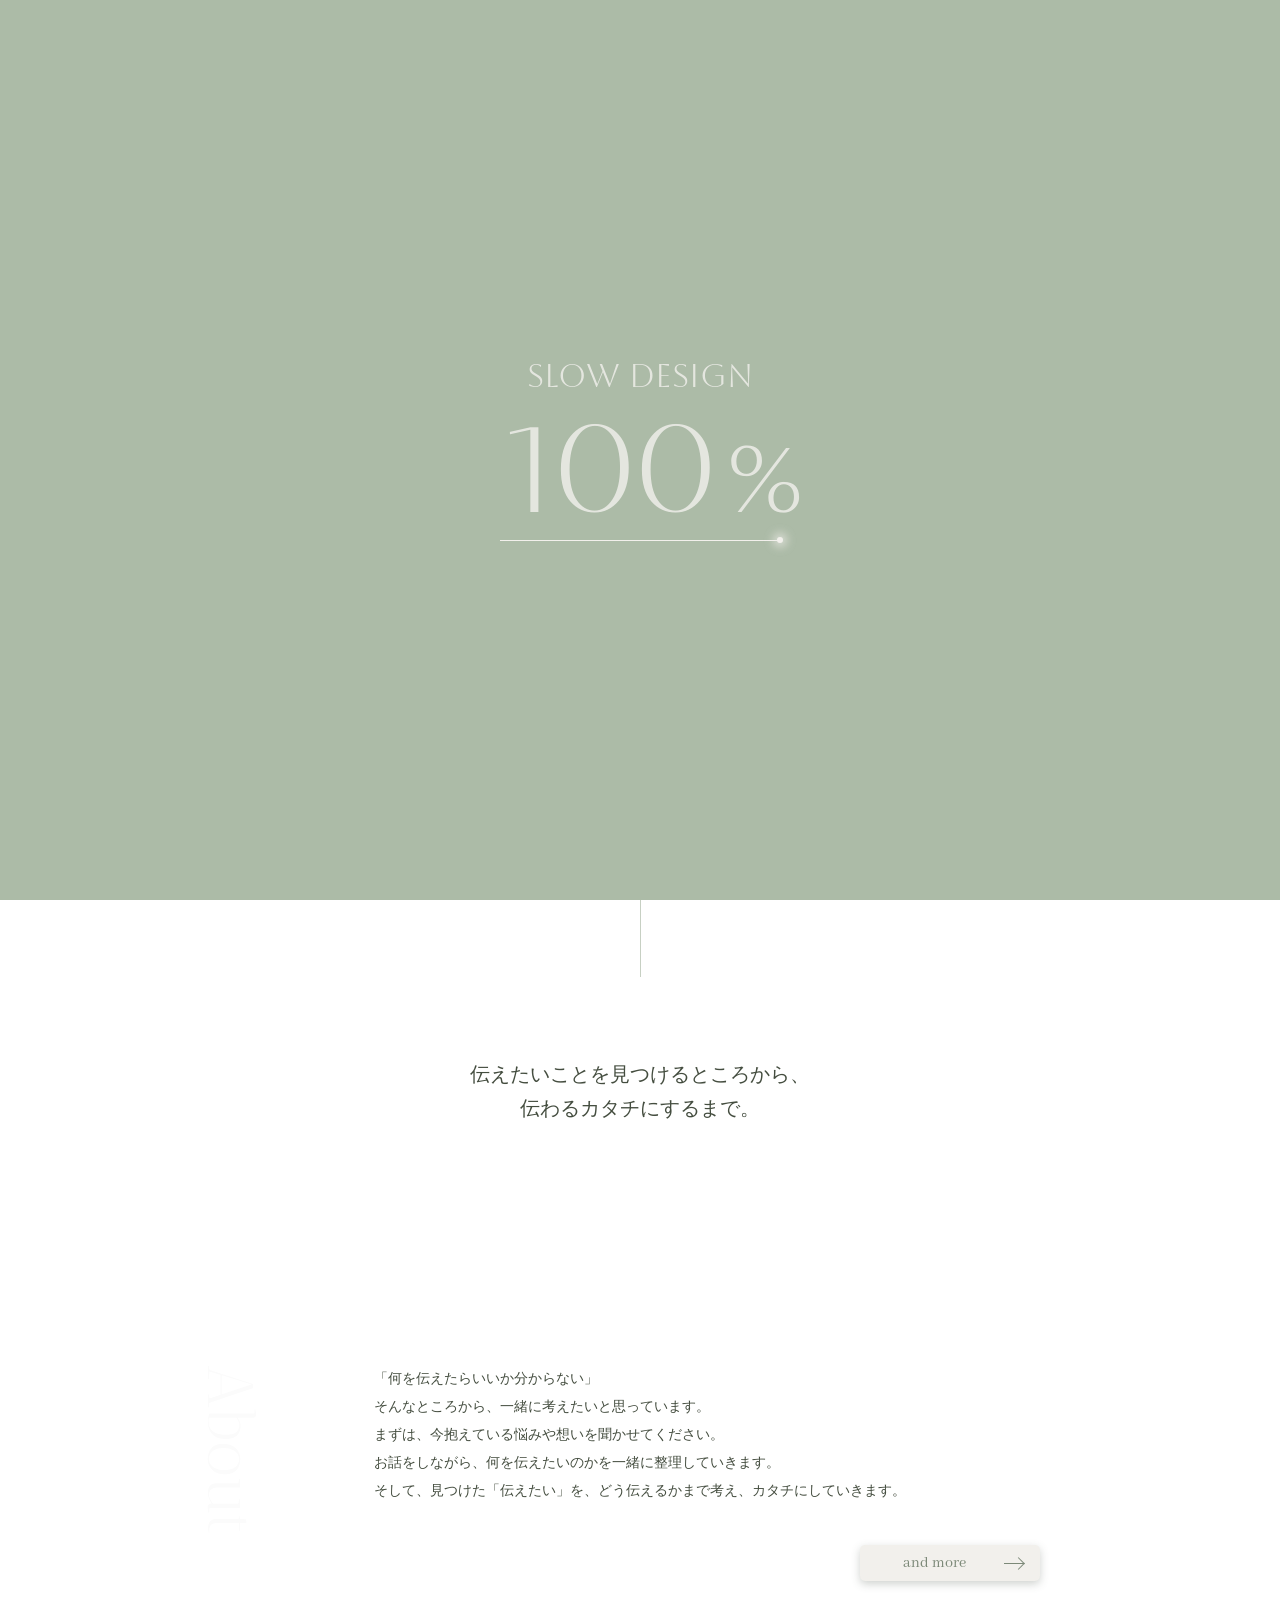
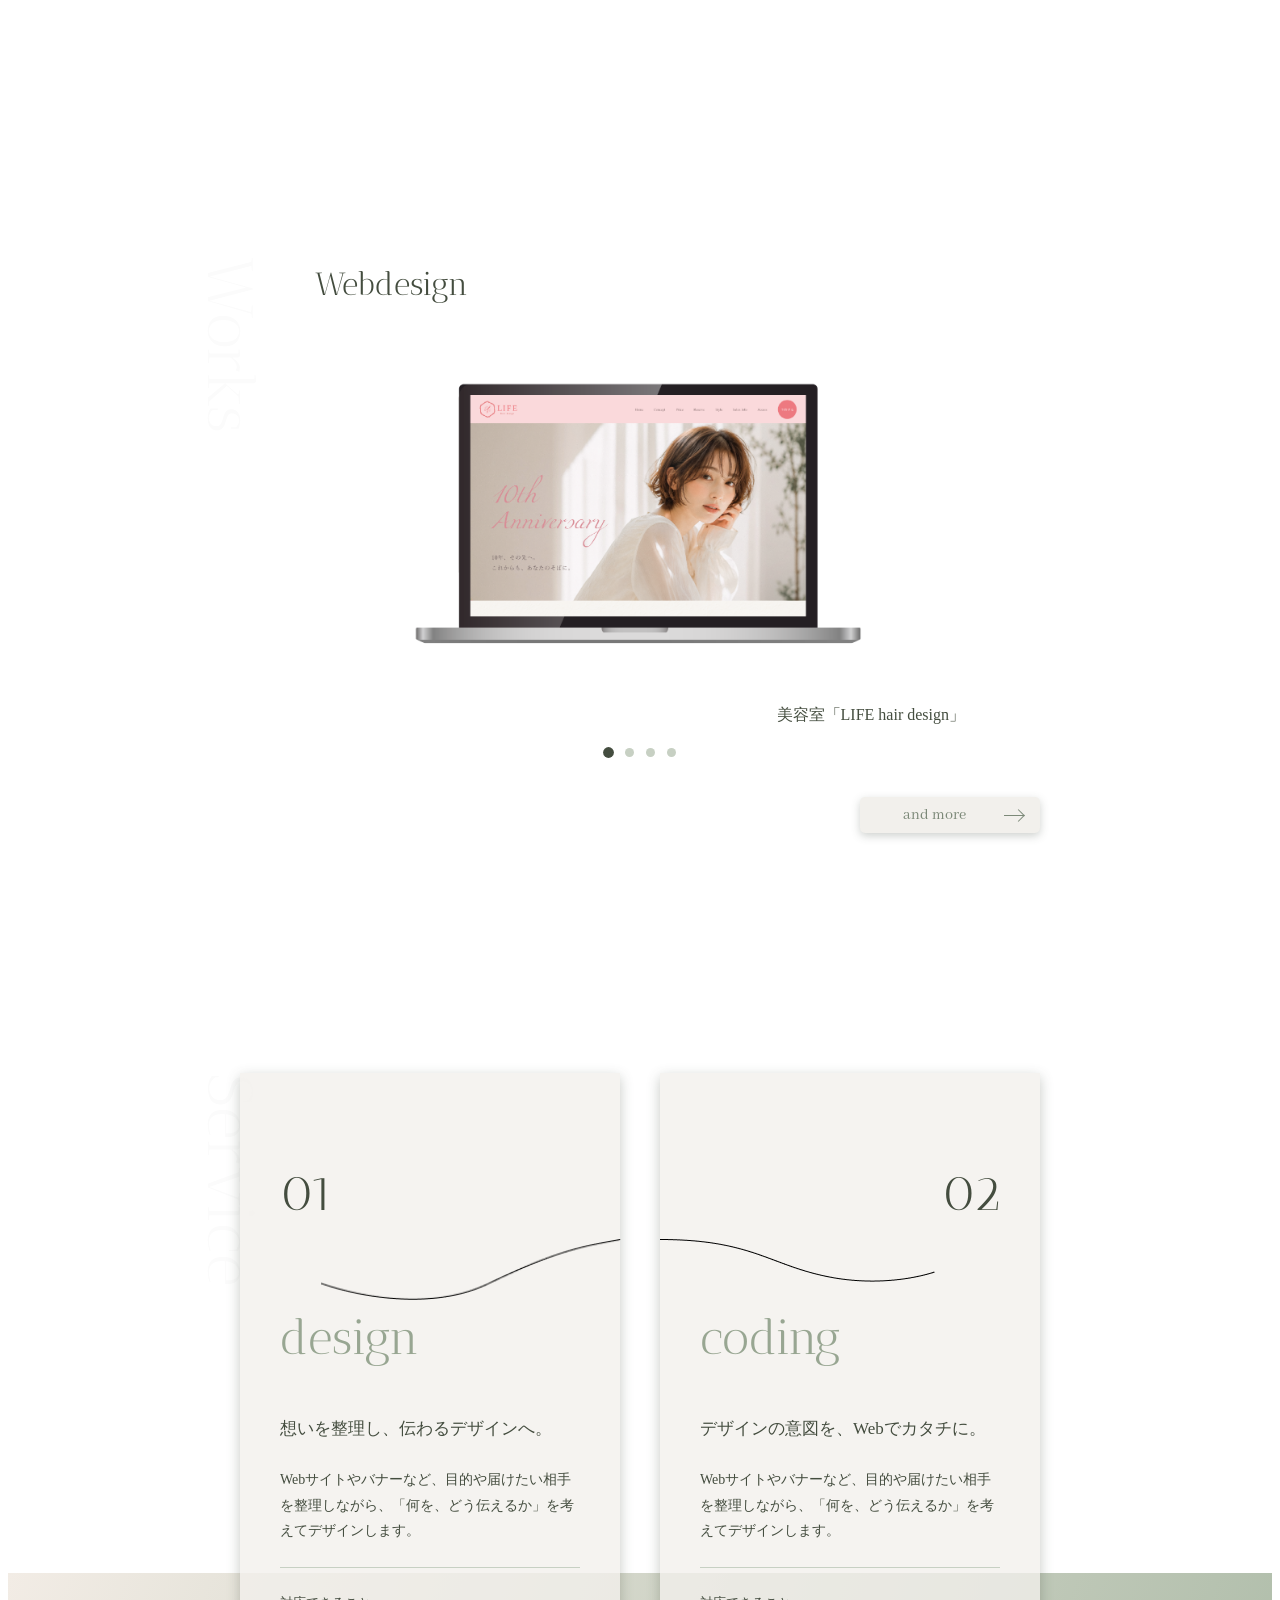
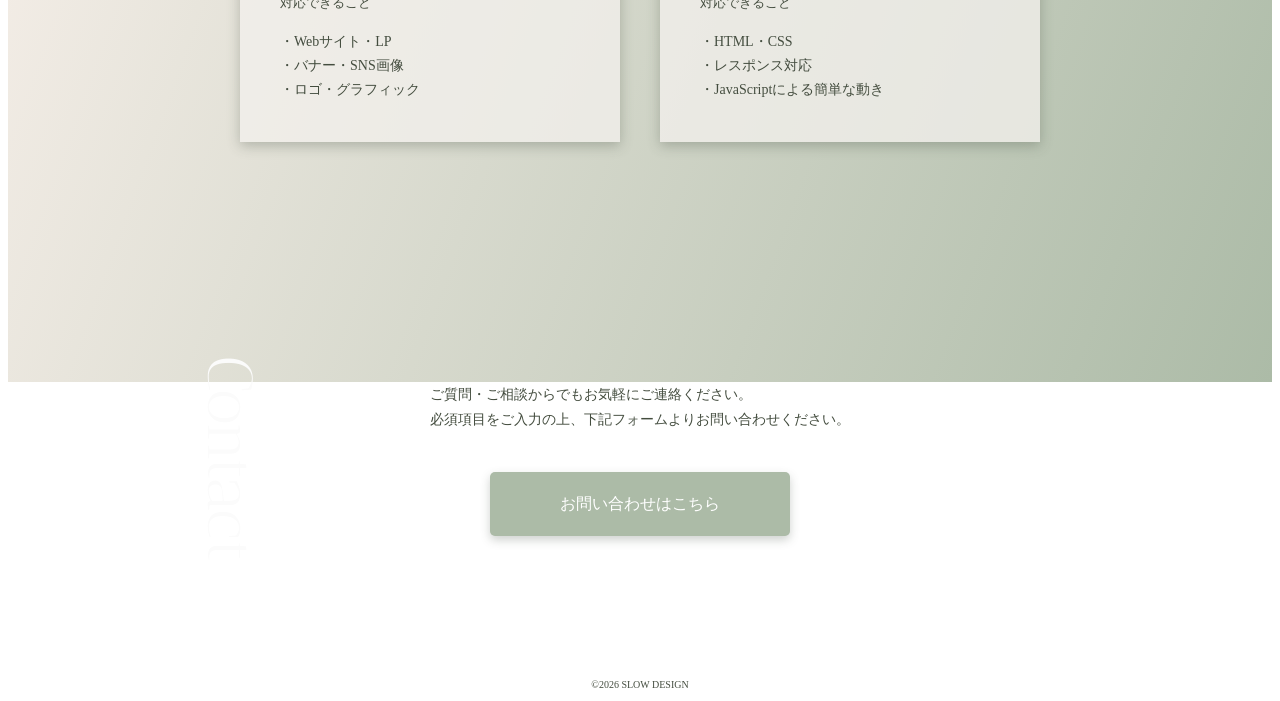
<file: portfolio/index.html>
<!DOCTYPE html>
<html lang="ja">
<head>
    <meta charset="UTF-8">
    <meta name="viewport" content="width=device-width, initial-scale=1.0">
<!-- Google Fonts -->
    <link rel="preconnect" href="https://fonts.googleapis.com">
    <link rel="preconnect" href="https://fonts.gstatic.com" crossorigin>
    <link href="https://fonts.googleapis.com/css2?family=Abhaya+Libre:wght@400;500;600;700;800&family=Aboreto&family=Antic+Didone&display=swap" rel="stylesheet">

<!-- css -->
    <link rel="stylesheet" href="css/reset.css">
    <link rel="stylesheet" href="css/style.css">

<!-- Title -->
    <title>SLOW DESIGN PORTFOLIO</title>

<!-- favicon -->
    <link rel="icon" href="images/favicon.png">
</head>

<body class="home-page">
    <!-- ローディング -->
     <div class="site-loader" id="site-loader">
        <div class="loader-content">
            <p class="loader-logo">SLOW DESIGN</p>
            <p class="loader-percent"></p>
            <div class="loader-bar">
                <span></span>
            </div>
        </div>

        <div class="loader-mist" aria-hidden="true">
            <span></span>
            <span></span>
            <span></span>
            <span></span>
            <span></span>
        </div>
     </div>


    <!-- 背景 -->
    <div class="background" aria-hidden="true">
        <span></span>
        <span></span>
        <span></span>
        <span></span>
        <span></span>
        <span></span>
        <span></span>
    </div>

    <!-- ヘッダー -->
    <header class="header">

    <!-- ロゴ -->
        <a class="header-logo" href="index.html" aria-label="ホームを開く">
            <span class="header-logo-main">SLOW DESIGN</span>
            <span class="header-logo-sub">PORTFOLIO</span>
        </a>
    
    <!-- メニュー -->    
        <a class="menu-button" href="menu.html" aria-label="メニューを開く">
            <span>ME</span>
            <span>NU</span>
        </a>
    </header>

    <main>
    <!-- FV -->
        <section class="fv-main">
            <div class="fv-content">
            <div class="fv-copy">
                <p class="fv-copy-main">「何を伝えたいか分からない」から、</p>
                <p class="fv-copy-sub">一緒に。</p>
            </div>

<!-- スクロールダウン -->
    <!--  <div class="scroll-area"> -->
                <div class="scroll">
                    <div class="scroll-text">scroll down</div>
                    <div class="scroll-line"></div>
                </div>

                <!-- sub copy -->
                <div class="sub-copy">
                    <p class="text-reveal">伝えたいことを見つけるところから、</p>
                    <p class="text-reveal">伝わるカタチにするまで。</p>
                </div>

            </div>
        </section>

<!-- about -->
    <section class="about">
        <h2 class="section-title about-title">About</h2>
        <div class="about-content">
            <div class="about-text">
                <p class="about-text advanced">「何を伝えたらいいか分からない」<br>
                    そんなところから、一緒に考えたいと思っています。<br>
                    まずは、今抱えている悩みや想いを聞かせてください。<br>
                    お話をしながら、何を伝えたいのかを一緒に整理していきます。<br>
                    そして、見つけた「伝えたい」を、どう伝えるかまで考え、カタチにしていきます。
                </p>
            </div>
    
        <!-- and more ボタン --> 
            <a href="about.html" class="more-button about-more">and more<span class="more-arrow" aria-hidden="true"></span></a>
        </div>
    </section>

<!-- Works -->
    <section class="works">
        <h2 class="section-title works-title">Works</h2>

        <div class="works-content">
            <div class="works-slider">
                <div class="works-track">
                    <article class="works-slide is-active">
                        <p class="works-category">Webdesign</p>
                        <div class="works-image">
                            <a class="works-link works-card" href="all-works.html#web-design" aria-label="美容室「LIFE hair design」の詳細を見る">
                                <img src="images/mokup-04.png" alt="美容室 LIFE hair design のWebサイト">
                            </a>
                        </div>
                        <p class="works-caption">美容室「LIFE hair design」</p>
                    </article>

                    <article class="works-slide">
                        <p class="works-category">Website</p>
                        <div class="works-image">
                            <a class="works-link works-card" href="all-works.html#website" aria-label="カフェ DESIGN CAFE Webサイトの詳細を見る">
                                <img src="images/mokup-05.png" alt="カフェ DESIGN CAFE のWebサイト">
                            </a>
                        </div>
                        <p class="works-caption">カフェ「DESIGN CAFE」</p>
                    </article>

                    <article class="works-slide">
                        <p class="works-category">Banner</p>
                        <div class="works-image">
                            <a class="works-link works-card" href="all-works.html#banner" aria-label="ハンバーガーショップ 新商品広告バナーの詳細を見る">
                                <img src="images/mokup-01.png" alt="ハンバーガーショップの新商品広告バナー">
                            </a>
                        </div>
                        <p class="works-caption">ハンバーガーショップ 新商品広告バナー</p>
                    </article>

                    <article class="works-slide">
                        <p class="works-category">Card / Logo</p>
                        <div class="works-image">
                            <a class="works-link works-card" href="all-works.html#card-logo" aria-label="Sauna resort YUZU card/lodoのデザインの詳細を見る">
                                <img src="images/mokup-07.png" alt="Sauna resort YUZU のデザイン">
                            </a>
                        </div>
                        <p class="works-caption">Sauna resort「YUZU」</p>
                    </article>
                </div>
            </div>

            <nav class="works-dots" aria-label="作品スライド">
                <button class="works-dot is-active" type="button"        aria-label="1つ目の作品を表示" aria-current="true"></button>
                <button class="works-dot" type="button" aria-label="2つ目の作品を表示"></button>
                <button class="works-dot" type="button" aria-label="3つ目の作品を表示"></button>
                <button class="works-dot" type="button" aria-label="4つ目の作品を表示"></button>
            </nav>

            <a href="all-works.html" class="more-button works-more">and more
                <span class="more-arrow" aria-hidden="true"></span>
            </a>
        </div>
    </section>



    <!--  Service -->
    <section class="service">
        <h2 class="section-title service-title">Service</h2>

        <div class="service-cards">
            <article class="service-card">
                <p class="service-number1">01</p>
                <div class="service-curve-left" aria-hidden="true">
                    <img src="images/Line 11.png" alt="">
                </div>
                <h3 class="service-name">design</h3>
                <p class="service-lead">想いを整理し、伝わるデザインへ。</p>
                <p class="service-description">
                    Webサイトやバナーなど、目的や届けたい相手を整理しながら、「何を、どう伝えるか」を考えてデザインします。
                </p>
                <div class="service-details">
                    <p>対応できること</p>
                    <ul>
                        <li>Webサイト・LP</li>
                        <li>バナー・SNS画像</li>
                        <li>ロゴ・グラフィック</li>
                    </ul>
                </div>
            </article>

            <article class="service-card">
                <p class="service-number2">02</p>
                <div class="service-curve-right service-curve-right" aria-hidden="true">
                    <img src="images/Line 12.png" alt="">
                </div>
                <h3 class="service-name">coding</h3>
                <p class="service-lead">デザインの意図を、Webでカタチに。</p>
                <p class="service-description">
                    Webサイトやバナーなど、目的や届けたい相手を整理しながら、「何を、どう伝えるか」を考えてデザインします。
                </p>
                <div class="service-details">
                    <p>対応できること</p>
                    <ul>
                        <li>HTML・CSS</li>
                        <li>レスポンス対応</li>
                        <li>JavaScriptによる簡単な動き</li>
                    </ul>
                </div>
            </article>
        </div>
    </section>

    <!--  contact -->
    <section class="contact">
        <h2 class="section-title contact-title">Contact</h2>
        <div class="contact-content">
            <p>
                ご質問・ご相談からでもお気軽にご連絡ください。<br>必須項目をご入力の上、下記フォームよりお問い合わせください。
            </p>

        <a class="contact-button" href="contact.html">
            お問い合わせはこちら
        </a>
        </div>

    </section>

    <footer class="footer">
        <small class="copyright">&copy;2026 SLOW DESIGN</small>
    </footer>





    </main>
    

    <script>
        const worksTrack = document.querySelector(".works-track");
        const worksDots = [...document.querySelectorAll(".works-dot")];

        if (worksTrack && worksDots.length) {
            const originalSlides = [...worksTrack.querySelectorAll(".works-slide")];

            if (originalSlides.length > 0 && originalSlides.length === worksDots.length) {
                const firstClone = originalSlides[0].cloneNode(true);
                firstClone.classList.remove("is-active");
                firstClone.setAttribute("aria-hidden", "true");
                worksTrack.appendChild(firstClone);

                let currentIndex = 0;
                let autoSlide;

                function updateDots(index) {
                    const activeDotIndex = index % originalSlides.length;

                    const worksSlider = document.querySelector(".works-slider");

                    if (worksSlider) {
                        worksSlider.addEventListener("mouseenter", () => clearInterval(autoSlide));
                        worksSlider.addEventListener("mouseleave", () => startAutoSlide());

                        worksSlider.addEventListener("focusin", () => clearInterval(autoSlide));
                        worksSlider.addEventListener("focusout", (event) => {
                            if (!worksSlider.contains(event.relatedTarget)) {
                                startAutoSlide();
                            }
                        });
                    }

                    worksDots.forEach((dot, dotIndex) => {
                        dot.classList.toggle("is-active", dotIndex === activeDotIndex);

                        if (dotIndex === activeDotIndex) {
                            dot.setAttribute("aria-current", "true");
                        } else {
                            dot.removeAttribute("aria-current");
                        }
                    });
                }
            
                function showWorksSlide(index) {
                    currentIndex = index;
                    worksTrack.style.transform = `translateX(-${index * 100}%)`;
                    updateDots(index);
                }

                worksTrack.addEventListener("transitionend", () => {
                    if (currentIndex === originalSlides.length) {
                        worksTrack.style.transition = "none";
                        currentIndex = 0;
                        worksTrack.style.transform = "translateX(0)";
                        void worksTrack.offsetWidth;
                        worksTrack.style.removeProperty("transition");
                        updateDots(0);
                    }
                });

                function startAutoSlide() {
                    clearInterval(autoSlide);

                    autoSlide = setInterval(() => {
                        if (currentIndex === originalSlides.length - 1) {
                            showWorksSlide(originalSlides.length);
                    } else {
                        showWorksSlide(currentIndex + 1);
                    }

                }, 5000);
            }

            worksDots.forEach((dot, index) => {
                dot.addEventListener("click", () => {
                    showWorksSlide(index);
                    startAutoSlide();
                });
            });

            showWorksSlide(0);
            startAutoSlide();
        }
    }




        document.documentElement.classList.add("js");

        const textElements = document.querySelectorAll(".text-reveal");

        const textObserver = new IntersectionObserver((entries, observer) => {
            entries.forEach((entry) => {
                if (entry.isIntersecting) {
                    entry.target.classList.add("is-visible");
                    observer.unobserve(entry.target);
                }
            });
        }, {
            threshold: 0.15
        });

        textElements.forEach((element) => {
            textObserver.observe(element);
        });



        const loader = document.getElementById("site-loader");

        if (loader) {
            const alreadyShown = 
            sessionStorage.getItem("slowDesignLoaderPlayed") === "true";
            


            if (alreadyShown) {
                loader.classList.add("is-hidden");
                document.body.classList.add("fv-animations-started")
            } 
            else {
                sessionStorage.setItem("slowDesignLoaderPlayed", "true");

                const percentText = loader.querySelector(".loader-percent");
                const progressBar = loader.querySelector(".loader-bar span");
                const duration = 1800;
                let startTime;
                
                const circles = loader.querySelectorAll(".loader-mist span");

                circles.forEach((circle, index) => {
                    const size = 30 + Math.random()* 20;

                    circle.style.width = `${size}vmax`;
                    circle.style.height = `${size}vmax`;
                    circle.style.left = `${Math.random() * 70}%`;
                    circle.style.top = `${Math.random() * 70}%`;
                    circle.style.animationDelay = `${index * 0.4}s`;
                });

                function updateProgress(time) {
                    if (!startTime) startTime = time;

                    const progress = Math.min((time - startTime) / duration, 1);
                    const value = Math.floor(progress * 100);

                    percentText.textContent = `${value}%`;
                    progressBar.style.width = `${value}%`;

                    if (progress < 1) {
                        requestAnimationFrame(updateProgress);
                    } else {
                        setTimeout(() => {
                            loader.classList.add("is-revealing");
            
                        setTimeout(() => {
                            loader.classList.add("is-hidden");

                            setTimeout(() => {
                                document.body.classList.add("fv-animations-started");
                            }, 500);
                        }, 200);
                    }, 800); 
                }
            }
            requestAnimationFrame(updateProgress);
        }
    }




    const aboutTexts = document.querySelectorAll(".advanced");

        const observer = new IntersectionObserver((entries) => {
            entries.forEach((entry) => {
                if (entry.isIntersecting) {
                    entry.target.classList.add("isActive");
                    observer.unobserve(entry.target);
                }
            });
        }, {
            threshold: 0.2
        });

        aboutTexts.forEach((text) => {
            observer.observe(text);
        });
    </script>

<!-- サービスカード -->
    <script>
        const serviceCards = document.querySelector(".service-cards");
        const background = document.querySelector(".background");
        let isMistHidden = false;
        let ticking = false;

        function updateMist() {
            ticking = false;
            if (!serviceCards || !background) return;

            const cardsRect = serviceCards.getBoundingClientRect();
            const cardsMiddle = cardsRect.top + cardsRect.height / 2;
            const distanceToBottom = document.documentElement.scrollHeight - (window.scrollY + window.innerHeight);

            const shouldHide = window.scrollY > 0 && (cardsMiddle <= 0 || distanceToBottom <= 10);

            const shouldShow = cardsMiddle > 80 && distanceToBottom > 80;

            if (!isMistHidden && shouldHide) {
                isMistHidden = true;
                background.classList.add("mist-hidden");
            } else if (isMistHidden && shouldShow) {
                isMistHidden = false;
                background.classList.remove("mist-hidden");
            }
        }

        function requestMistUpdate() {
            if(ticking) return;
            ticking = true;
            requestAnimationFrame(updateMist);
        }

        window.addEventListener("scroll", requestMistUpdate, { passive: true });
        window.addEventListener("resize", requestMistUpdate);
        window.addEventListener("load", requestMistUpdate);
        updateMist();

    </script>

<!-- カーソル -->
    <div class="cursor" aria-hidden="true">
        <span class="cursor__glow">
            <span class="cursor__label">詳細を見る</span>
        </span>
    </div>

    <script>
        const cursor = document.querySelector(".cursor");

        if (cursor && window.matchMedia("(hover: hover) and (pointer: fine)").matches) {
            const glow = cursor.querySelector(".cursor__glow");
            const buttonSelector = ".more-button, .contact-button, .menu-button, .menu-close, .menu-nav a, .detail-contact-button, .c-form__submit, .thanks-home-button";
            const workSelector = ".works-card";

            document.documentElement.classList.add("has-custom-cursor");

            document.addEventListener("mousemove", (event) => {
                glow.style.left = `${event.clientX}px`;
                glow.style.top = `${event.clientY}px`;
                cursor.classList.add("is-visible");
            });

            // 作品カード上は大きい玉、ボタン上は #F2F0EC の玉
            document.addEventListener("mouseover", (event) => {
                const onWork = !!event.target.closest(workSelector);
                const onButton = !onWork && !!event.target.closest(buttonSelector);

                cursor.classList.toggle("is-on-work", onWork);
                cursor.classList.toggle("is-on-button", onButton);
            });

            document.addEventListener("mouseleave", () => {
                cursor.classList.remove("is-visible", "is-on-button", "is-on-work");
            });
        }
    </script>
</body>
</html>
</file>
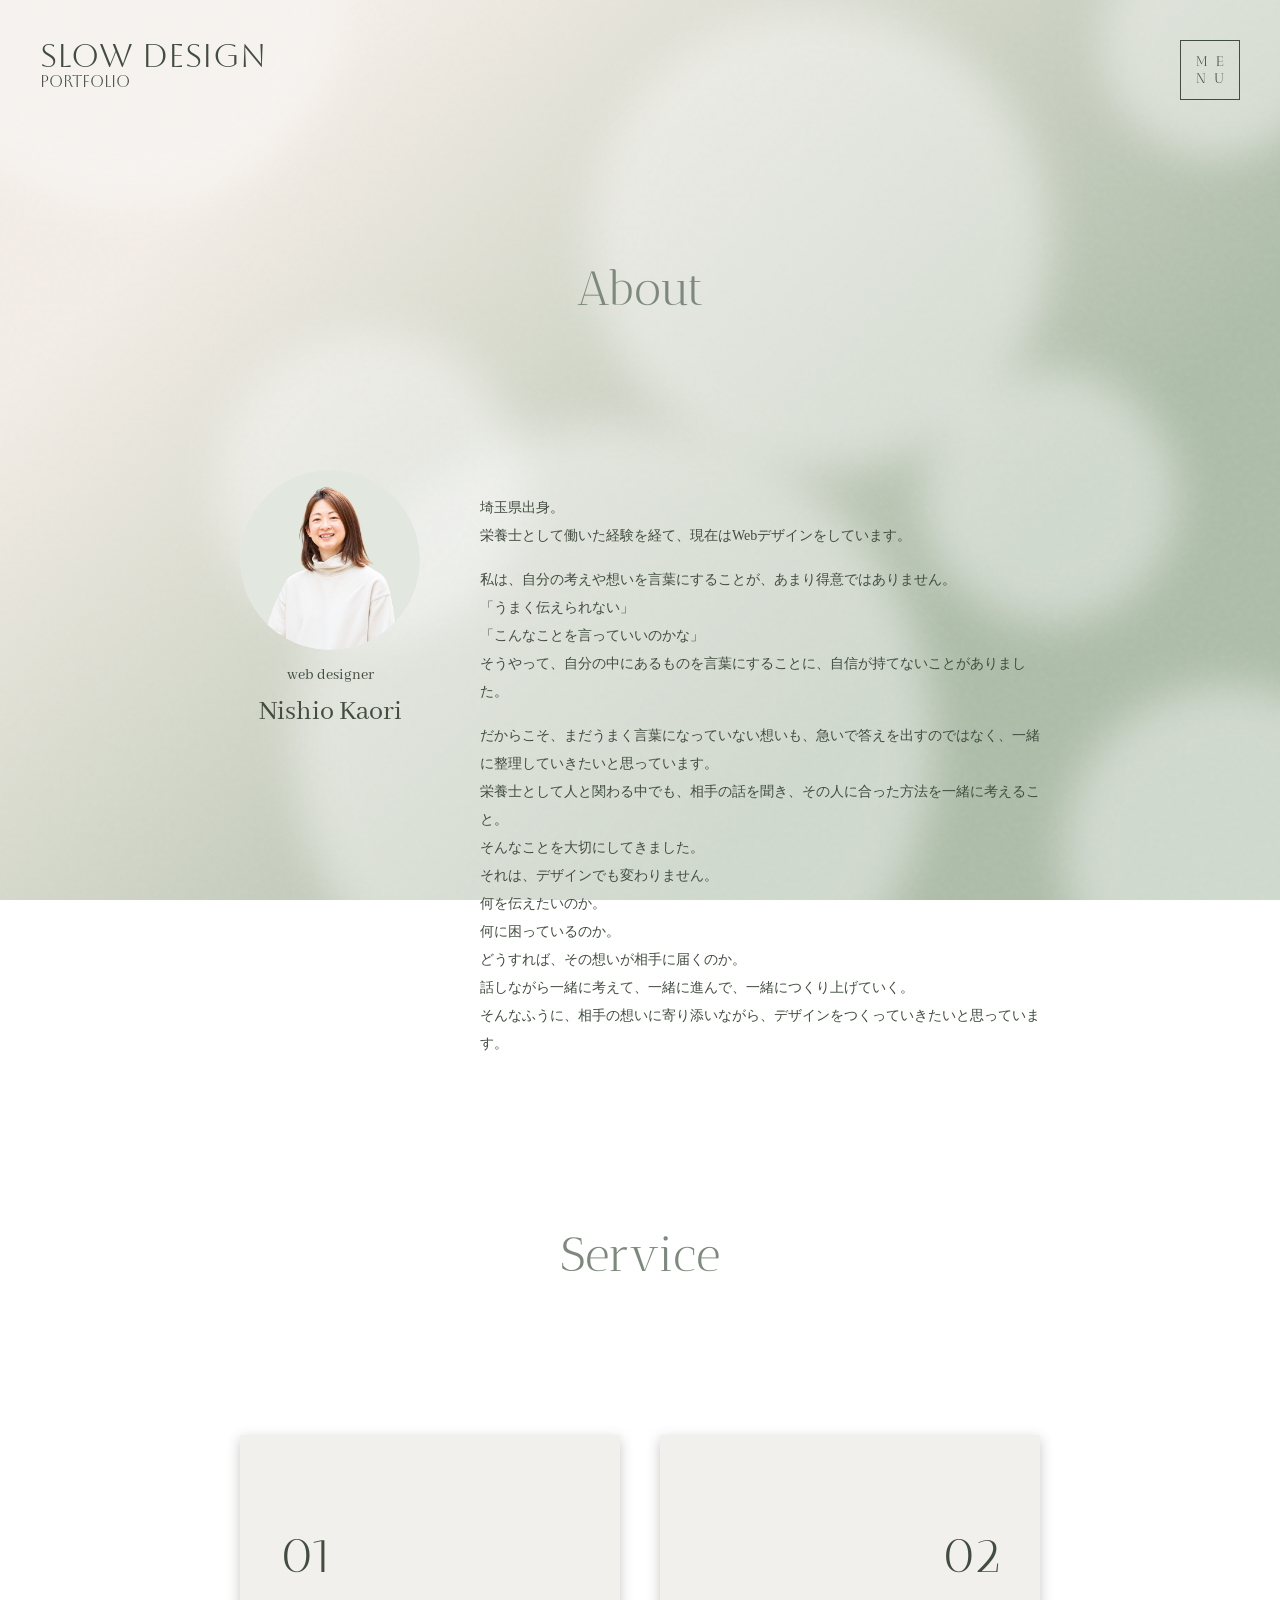
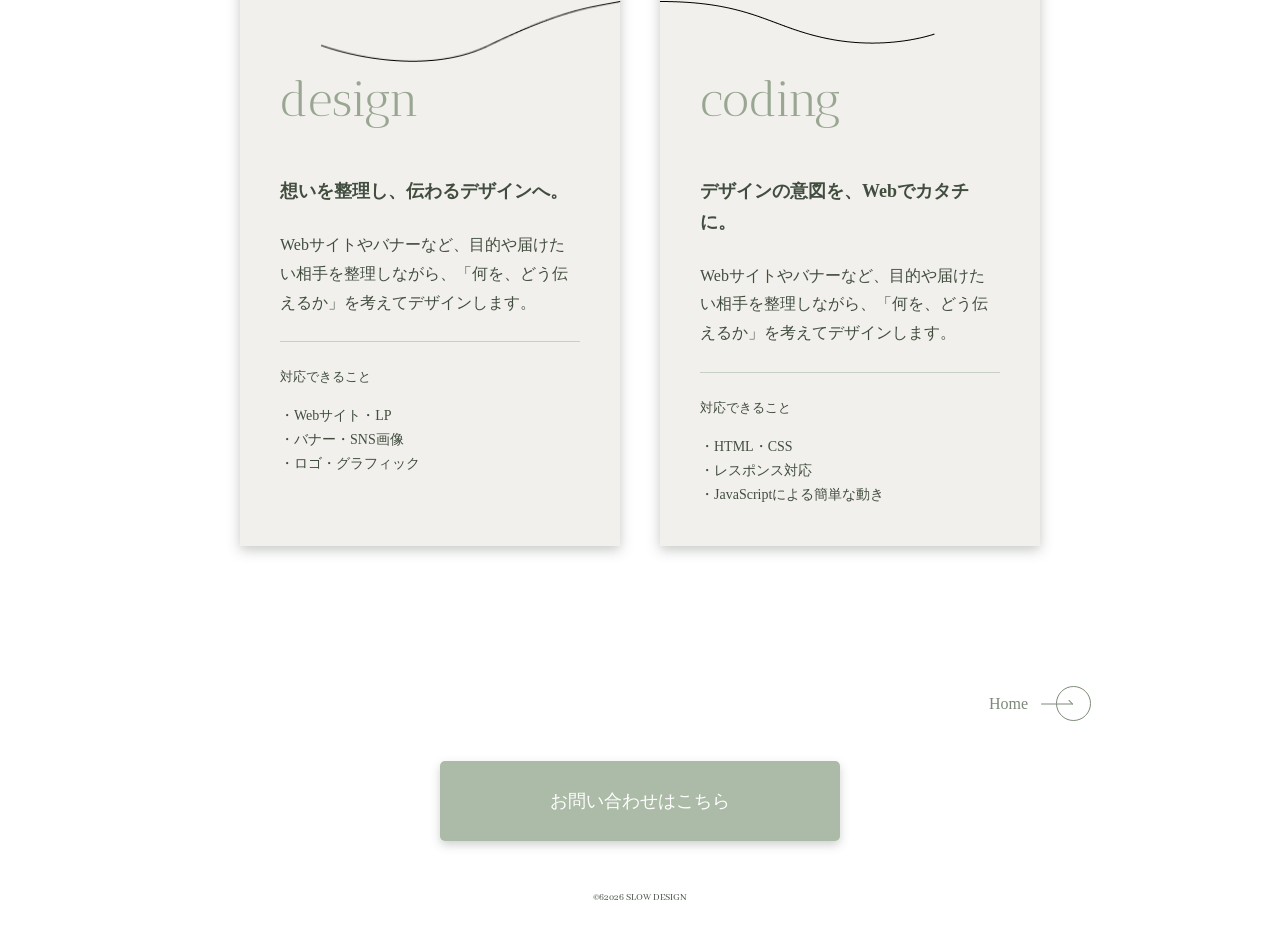
<file: portfolio/about.html>
<!DOCTYPE html>
<html lang="ja">
<head>
    <meta charset="UTF-8">
    <meta name="viewport" content="width=device-width, initial-scale=1.0">
<!-- Google Fonts -->
    <link rel="preconnect" href="https://fonts.googleapis.com">
    <link rel="preconnect" href="https://fonts.gstatic.com" crossorigin>
    <link href="https://fonts.googleapis.com/css2?family=Abhaya+Libre:wght@400;500;600;700;800&family=Aboreto&family=Antic+Didone&display=swap" rel="stylesheet">

<!-- css -->
    <link rel="stylesheet" href="css/reset.css">
    <link rel="stylesheet" href="css/style.css">
    <link rel="stylesheet" href="css/about.css">

<!-- Title -->
    <title>SLOW DESIGN PORTFOLIO</title>

<!-- favicon -->
    <link rel="icon" href="images/favicon.png">

</head>

<body>
    <!-- 背景 -->
     <div class="background" aria-hidden="true">
        <span></span>
        <span></span>
        <span></span>
        <span></span>
        <span></span>
        <span></span>
        <span></span>
    </div>

    <!-- ヘッダー -->
     <header class="header">

    <!-- ロゴ -->
        <a class="header-logo" href="index.html" aria-label="ホームを開く">
            <span class="header-logo-main">SLOW DESIGN</span>
            <span class="header-logo-sub">PORTFOLIO</span>
        </a>
     <!-- メニュー -->    
        <a class="menu-button" href="menu.html" aria-label="メニューを開く">
            <span>ME</span>
            <span>NU</span>
        </a>
     </header>

     <main class="about-page">
        <section class="about-intro">
            <h1 class="about-page-title">About</h1>

            <div class="about-profile">
                <div class="about-profile-info">
                    <img src="images/pf-profile.png" alt="プロフィール画像">
                    <p class="about-role">web designer</p>
                    <p class="about-name">Nishio Kaori</p>
                </div>

                <div class="about-text">
                    <p>
                        埼玉県出身。<br>栄養士として働いた経験を経て、現在はWebデザインをしています。
                    </p>
                    <p>私は、自分の考えや想いを言葉にすることが、あまり得意ではありません。<br>「うまく伝えられない」<br>「こんなことを言っていいのかな」<br>そうやって、自分の中にあるものを言葉にすることに、自信が持てないことがありました。
                    </p> 
                    <p>だからこそ、まだうまく言葉になっていない想いも、急いで答えを出すのではなく、一緒に整理していきたいと思っています。<br>栄養士として人と関わる中でも、相手の話を聞き、その人に合った方法を一緒に考えること。<br>そんなことを大切にしてきました。<br>それは、デザインでも変わりません。<br>何を伝えたいのか。<br>何に困っているのか。<br>どうすれば、その想いが相手に届くのか。<br>話しながら一緒に考えて、一緒に進んで、一緒につくり上げていく。<br>そんなふうに、相手の想いに寄り添いながら、デザインをつくっていきたいと思っています。
                    </p>
                </div>
            </div>
        </section>

        
     <!--  Service -->
       <section class="service-intro" id="service">
        <h2 class="service-page-title">Service</h2>

        <div class="service-cards">
            <article class="service-card">
                <p class="service-number1">01</p>
                <div class="service-curve-left" aria-hidden="true">
                    <img src="images/Line 11.png" alt="">
                </div>
                <h3 class="service-name">design</h3>
                <p class="service-lead">想いを整理し、伝わるデザインへ。</p>
                <p class="service-description">
                    Webサイトやバナーなど、目的や届けたい相手を整理しながら、「何を、どう伝えるか」を考えてデザインします。
                </p>
                <div class="service-details">
                    <p>対応できること</p>
                    <ul>
                        <li>Webサイト・LP</li>
                        <li>バナー・SNS画像</li>
                        <li>ロゴ・グラフィック</li>
                    </ul>
                </div>
            </article>

            <article class="service-card">
                <p class="service-number2">02</p>
                <div class="service-curve-right service-curve-right" aria-hidden="true">
                    <img src="images/Line 12.png" alt="">
                </div>
                <h3 class="service-name">coding</h3>
                <p class="service-lead">デザインの意図を、Webでカタチに。</p>
                <p class="service-description">
                    Webサイトやバナーなど、目的や届けたい相手を整理しながら、「何を、どう伝えるか」を考えてデザインします。
                </p>
                <div class="service-details">
                    <p>対応できること</p>
                    <ul>
                        <li>HTML・CSS</li>
                        <li>レスポンス対応</li>
                        <li>JavaScriptによる簡単な動き</li>
                    </ul>
                </div>
            </article>
        </div>
       </section>
     </main>

      <!-- footer -->
    <footer class="detail-footer">
        <nav class="detail-footer-nav" aria-label="ページ移動">
            

            <a class="detail-home" href="index.html">
                <span>Home</span>
                <span class="detail-allworks-icon detail-home-icon" aria-hidden="true">
                    <span class="arrow-home-icon"></span>
                </span>
            </a>
        </nav>

        <a class="detail-contact-button" href="contact.html">お問い合わせはこちら</a>

        <small class="detail-copyright">&copy;62026 SLOW DESIGN</small>
    </footer>


<!-- カーソル -->
    <div class="cursor" aria-hidden="true">
        <span class="cursor__glow">
            <span class="cursor__label">詳細を見る</span>
        </span>
    </div>
<script>
        const cursor = document.querySelector(".cursor");

        if (cursor && window.matchMedia("(hover: hover) and (pointer: fine)").matches) {
            const glow = cursor.querySelector(".cursor__glow");
            const buttonSelector = ".more-button, .contact-button, .menu-button, .menu-close, .menu-nav a, .detail-contact-button, .c-form__submit, .thanks-home-button";

            document.documentElement.classList.add("has-custom-cursor");

            document.addEventListener("mousemove", (event) => {
                glow.style.left = `${event.clientX}px`;
                glow.style.top = `${event.clientY}px`;
                cursor.classList.add("is-visible");
            });

            // ボタン上だけ色を切り替える //
            document.addEventListener("mouseover", (event) => {
                cursor.classList.toggle("is-on-button", !!event.target.closest(buttonSelector));
            });

            document.addEventListener("mouseleave", () => {
                cursor.classList.remove("is-visible");
                cursor.classList.remove("is-on-button");
            });
        }
    </script>

</body>
</html>
</file>
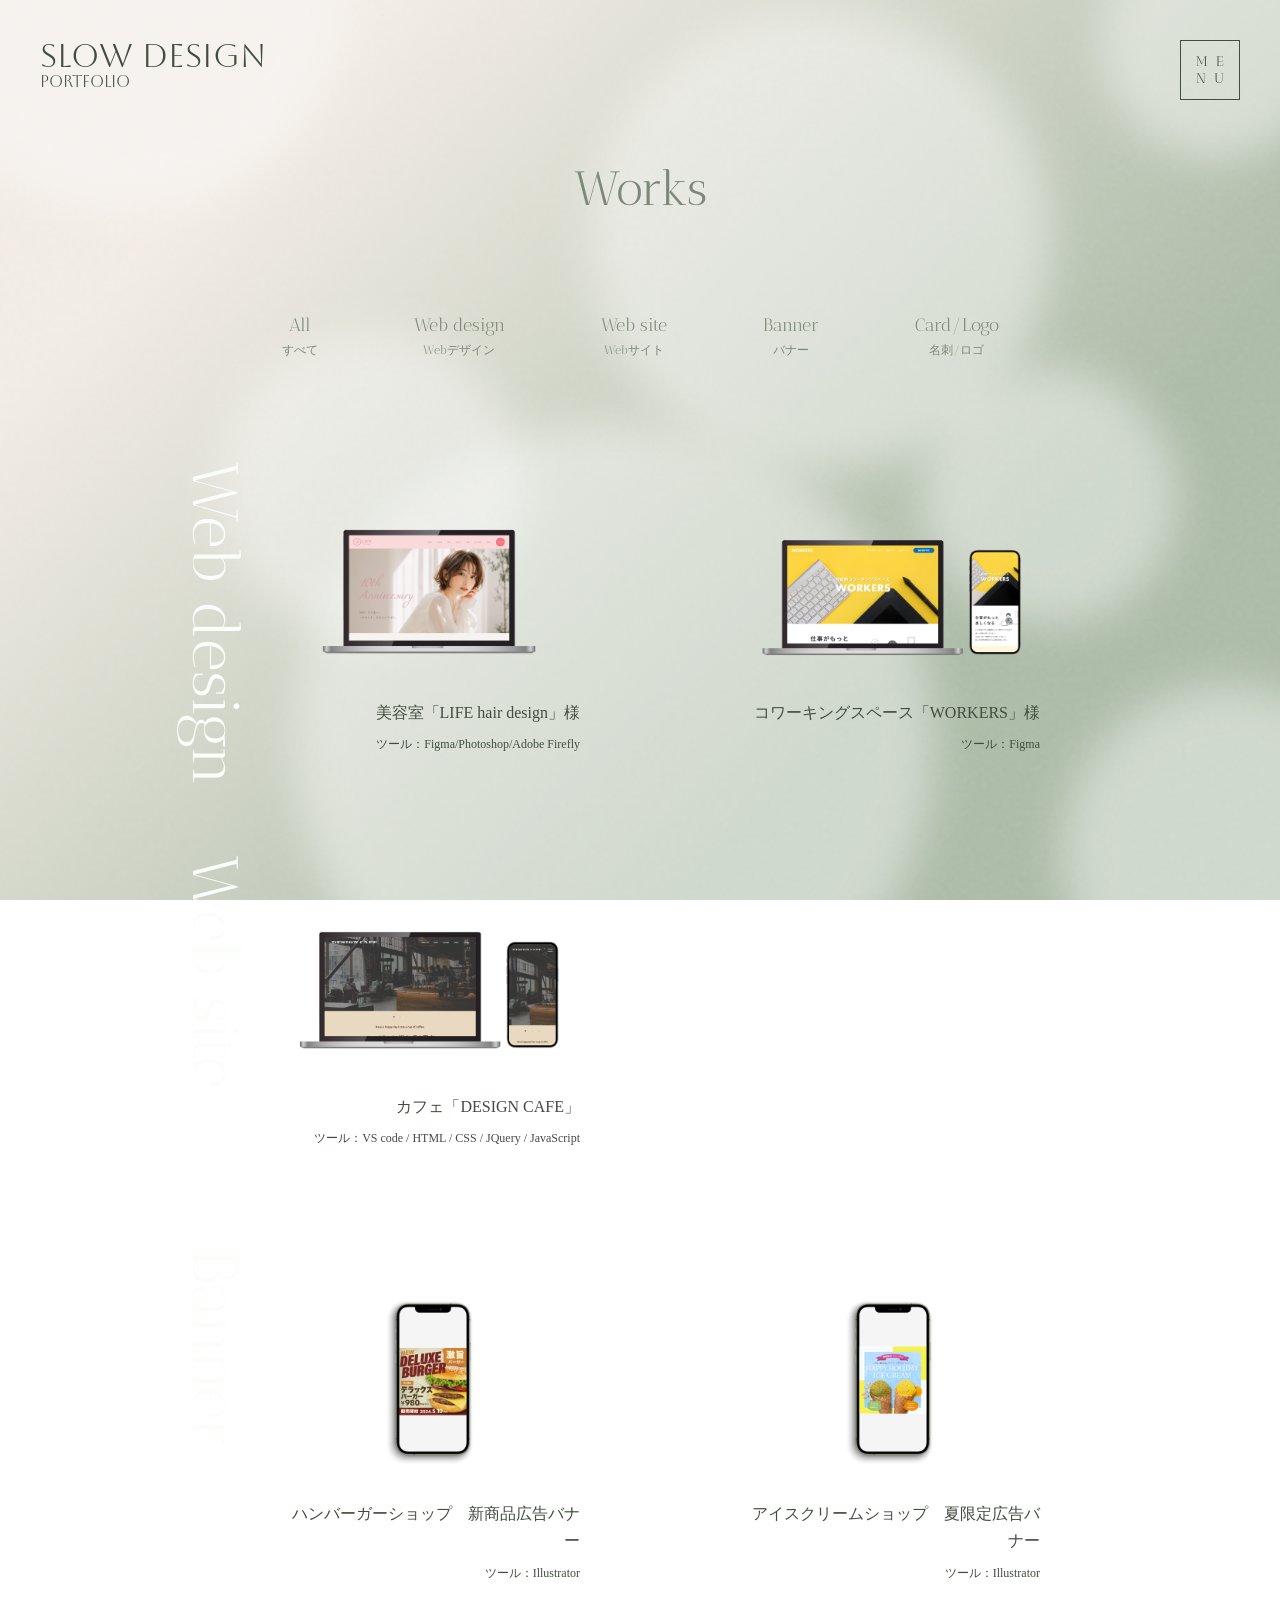
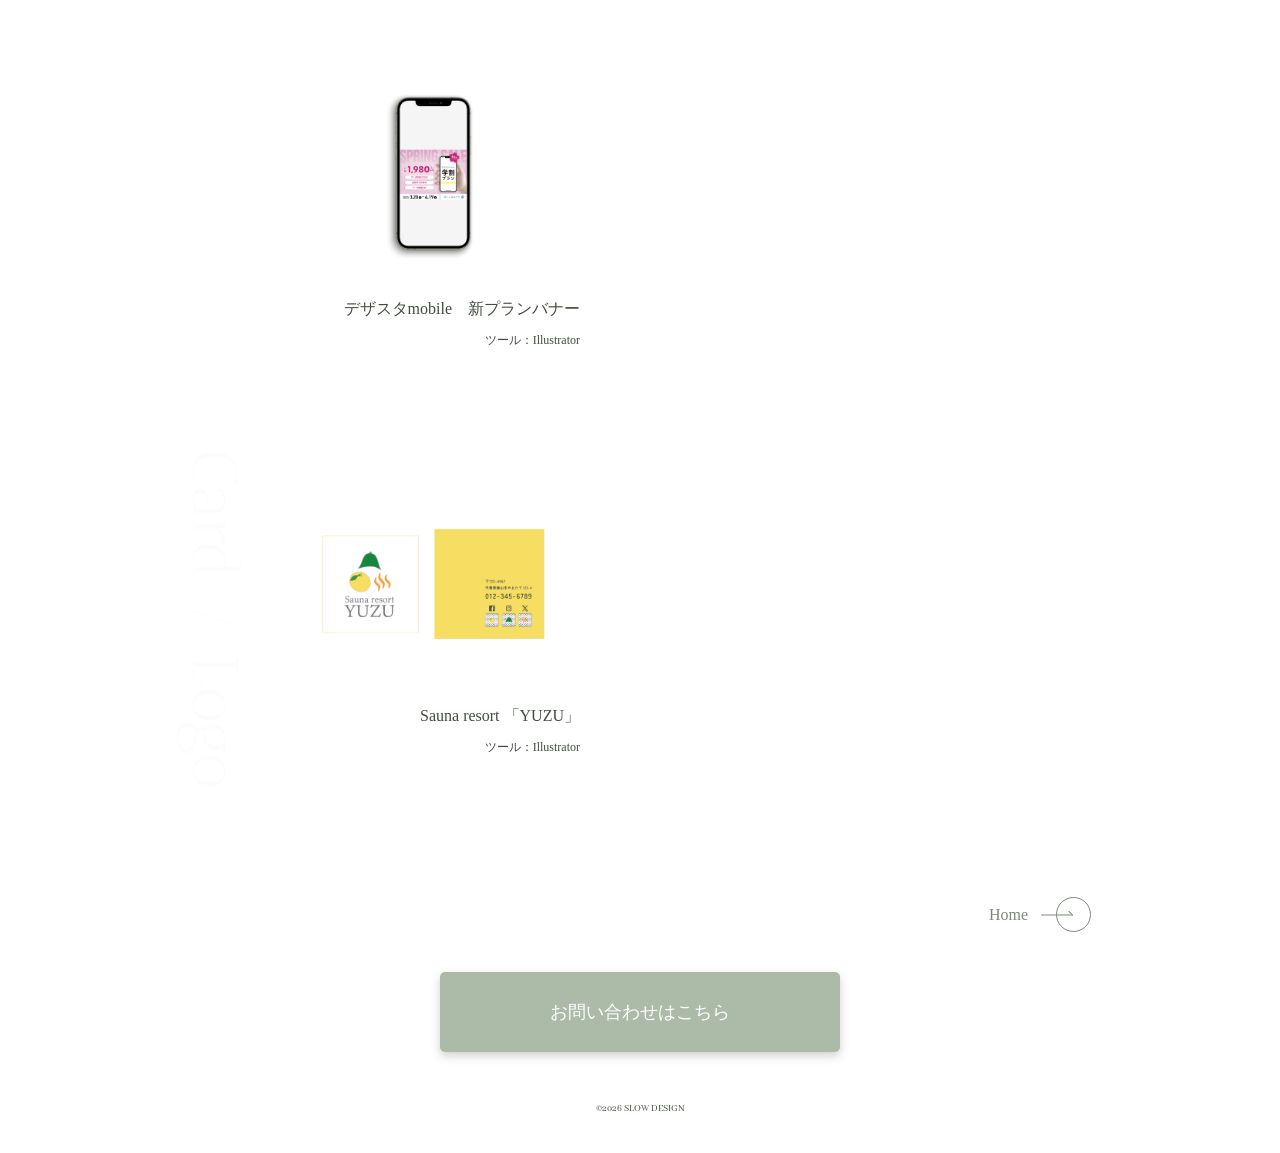
<file: portfolio/all-works.html>
<!DOCTYPE html>
<html lang="ja">
<head>
    <meta charset="UTF-8">
    <meta name="viewport" content="width=device-width, initial-scale=1.0">
<!-- Google Fonts -->
    <link rel="preconnect" href="https://fonts.googleapis.com">
    <link rel="preconnect" href="https://fonts.gstatic.com" crossorigin>
    <link href="https://fonts.googleapis.com/css2?family=Abhaya+Libre:wght@400;500;600;700;800&family=Aboreto&family=Antic+Didone&display=swap" rel="stylesheet">

<!-- css -->
    <link rel="stylesheet" href="css/reset.css">
    <link rel="stylesheet" href="css/style.css">
    <link rel="stylesheet" href="css/all-works.css">
<!-- Title -->
    <title>SLOW DESIGN PORTFOLIO</title>

<!-- favicon -->
    <link rel="icon" href="images/favicon.png">

</head>

<body>
    <!-- 背景 -->
    <div class="background" aria-hidden="true">
        <span></span>
        <span></span>
        <span></span>
        <span></span>
        <span></span>
        <span></span>
        <span></span>
    </div>

    <!-- ヘッダー -->
     <header class="header">

    <!-- ロゴ -->
        <a class="header-logo" href="index.html" aria-label="ホームを開く">
            <span class="header-logo-main">SLOW DESIGN</span>
            <span class="header-logo-sub">PORTFOLIO</span>
        </a>
     
    <!-- メニュー -->    
        <a class="menu-button" href="menu.html" aria-label="メニューを開く">
            <span>ME</span>
            <span>NU</span>
        </a>
     </header>

     <main class="all-works">
        <section class="works-index">
            <h1 class="all-works-title">Works</h1>

    <!-- SP版での開閉ボタン -->
     <div class="works-category-row">
            <button class="sp-category-toggle"
            type="button"
            aria-expanded="false"
            aria-controls="works-category-menu">
            ALL <span aria-hidden="true">></span>
        </button>


    <!-- PC版カテゴリー -->
            <nav class="works-category-nav" 
            id="works-category-menu"
            aria-label="作品カテゴリー">
                <a href="#all">All<span>すべて</span></a>
                <a href="#web-design">Web design<span>Webデザイン</span></a>
                <a href="#website">Web site<span>Webサイト</span></a>
                <a href="#banner">Banner<span>バナー</span></a>
                <a href="#card-logo">Card/Logo<span>名刺/ロゴ</span></a>
            </nav>
            </div>
        </section>

        <section class="works-group" id="web-design">
            <h2 class="works-group-title">Web design</h2>

            <div class="works-grid">
                <a class="works-card" href="works-life.html">
                    <div class="zoom-box">
                        <img src="images/mokup-04.png" alt="美容室 LIFE hair design のWebサイト">
                    </div>
                    <p>美容室「LIFE hair design」様</p>
                    <small>ツール：Figma/Photoshop/Adobe Firefly</small>
                </a>

                <a class="works-card" href="works-workers.html">
                    <div class="zoom-box">
                        <img src="images/mokup-06.png" alt="コワークングスペース WORKERS のWebサイト">
                    </div>
                    <p>コワーキングスペース「WORKERS」様</p>
                    <small>ツール：Figma</small>
                </a>
            </div>
        </section>

        <section class="works-group" id="website">
            <h2 class="works-group-title">Web site</h2>

            <div class="works-grid">
                <a class="works-card" href="works-cafe.html">
                    <div class="zoom-box">
                        <img src="images/mokup-05.png" alt="カフェ「DESIGN CAFE」のサイト">
                    </div>
                    <p>カフェ「DESIGN CAFE」</p>
                    <small>ツール：VS code / HTML / CSS / JQuery / JavaScript
                    </small>
                </a>
            </div>
        </section>

        <section class="works-group" id="banner">
            <h2 class="works-group-title">Banner</h2>

            <div class="works-grid">
                <a class="works-card" href="works-hamburger.html">
                    <div class="zoom-box">
                        <img src="images/mokup-01.png" alt="ハンバーガ-ショップ 新商品広告バナー">
                    </div>
                    <p>ハンバーガーショップ　新商品広告バナー</p>
                    <small>ツール：Illustrator</small>
                </a>

                <a class="works-card" href="works-ice.html">
                    <div class="zoom-box">
                        <img src="images/mokup-03.png" alt="アイスクリームショップ　夏限定広告バナー">
                    </div>    
                    <p>アイスクリームショップ　夏限定広告バナー</p>
                    <small>ツール：Illustrator</small>
                </a>

                <a class="works-card" href="works-dezasuta.html">
                    <div class="zoom-box">
                        <img src="images/mokup-02.png" alt="デザスタmobile　新プランバナー">
                    </div>
                    <p>デザスタmobile　新プランバナー</p>
                    <small>ツール：Illustrator</small>
                </a>
            </div>
        </section>

        <section class="works-group" id="card-logo">
            <h2 class="works-group-title">Card / Logo</h2>
            
            <div class="works-grid">
                <a class="works-card" href="works-yuzu.html">
                    <div class="zoom-box">
                        <img src="images/mokup-07.png" alt="Sauna resort YUZUのロゴとカード">
                    </div>
                    <p>Sauna resort 「YUZU」</p>
                    <small>ツール：Illustrator</small>
                </a>
            </div>
        </section> 

     </main>

     <!-- footer -->
    <footer class="detail-footer">
        <nav class="detail-footer-nav" aria-label="ページ移動">
            

            <a class="detail-home" href="index.html">
                <span>Home</span>
                <span class="detail-allworks-icon detail-home-icon" aria-hidden="true">
                    <span class="arrow-home-icon"></span>
                </span>
            </a>
        </nav>

        <a class="detail-contact-button" href="contact.html">お問い合わせはこちら</a>

        <small class="detail-copyright">&copy;2026 SLOW DESIGN</small>
    </footer>

    
    <script>
        const categoryToggle = document.querySelector(".sp-category-toggle");
        const categoryMenu = document.querySelector("#works-category-menu");

        categoryToggle.addEventListener("click", () => {
            const isOpen = categoryToggle.getAttribute("aria-expanded") === "true";

            categoryToggle.setAttribute("aria-expanded", String(!isOpen));
            categoryMenu.classList.toggle("is-open", !isOpen);
        });
    </script>


<!-- カーソル -->
    <div class="cursor" aria-hidden="true">
        <span class="cursor__glow">
            <span class="cursor__label">詳細を見る</span>
        </span>
    </div>
    <script>
        const cursor = document.querySelector(".cursor");

        if (cursor && window.matchMedia("(hover: hover) and (pointer: fine)").matches) {
            const glow = cursor.querySelector(".cursor__glow");
            const buttonSelector = ".more-button, .contact-button, .menu-button, .menu-close, .menu-nav a, .detail-contact-button, .c-form__submit, .thanks-home-button";
            const workSelector = ".works-card";

            document.documentElement.classList.add("has-custom-cursor");

            document.addEventListener("mousemove", (event) => {
                glow.style.left = `${event.clientX}px`;
                glow.style.top = `${event.clientY}px`;
                cursor.classList.add("is-visible");
            });

            // 作品カード上は大きい玉、ボタン上は #F2F0EC の玉 //
            document.addEventListener("mouseover", (event) => {
                const onWork = !!event.target.closest(workSelector);
                const onButton = !onWork && !!event.target.closest(buttonSelector);

                cursor.classList.toggle("is-on-work", onWork);
                cursor.classList.toggle("is-on-button", onButton);
            });

            document.addEventListener("mouseleave", () => {
                cursor.classList.remove("is-visible", "is-on-button", "is-on-work");
            });
        }
    </script>
    
</body>
</html>
</file>
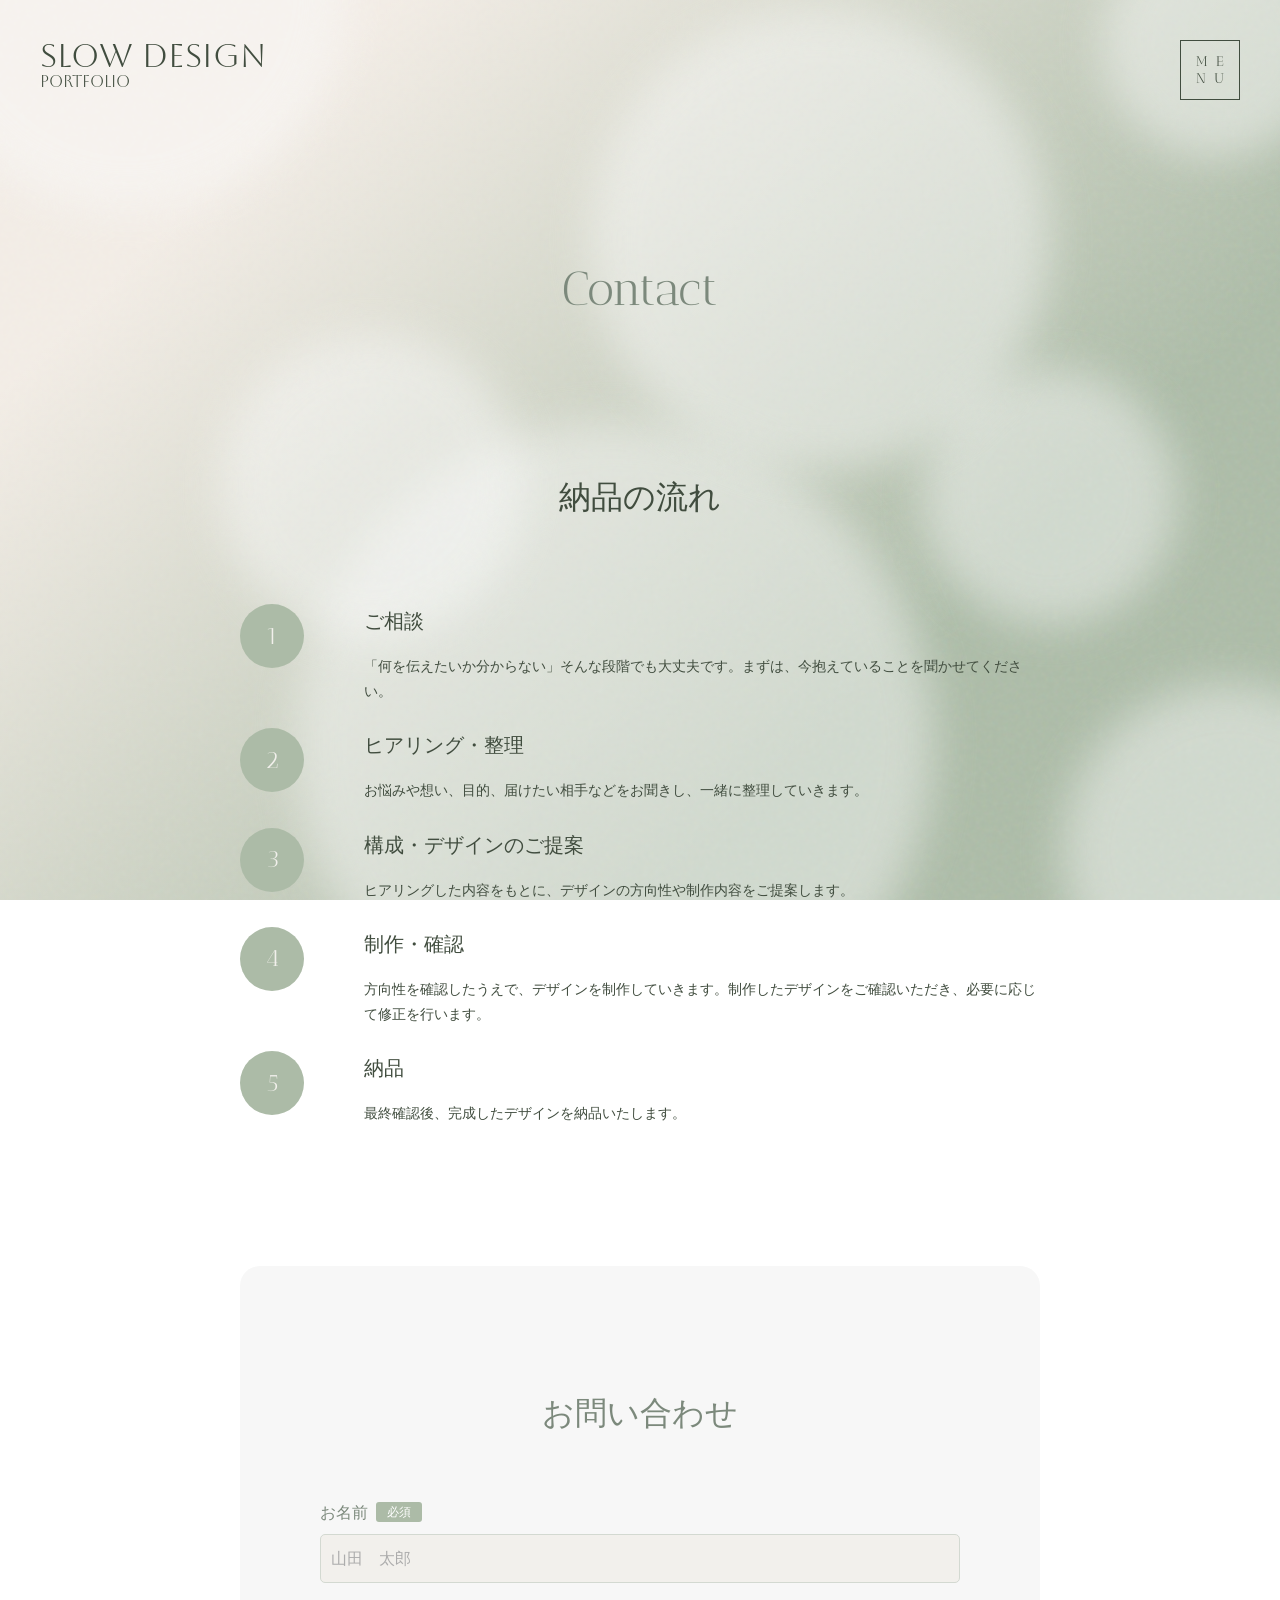
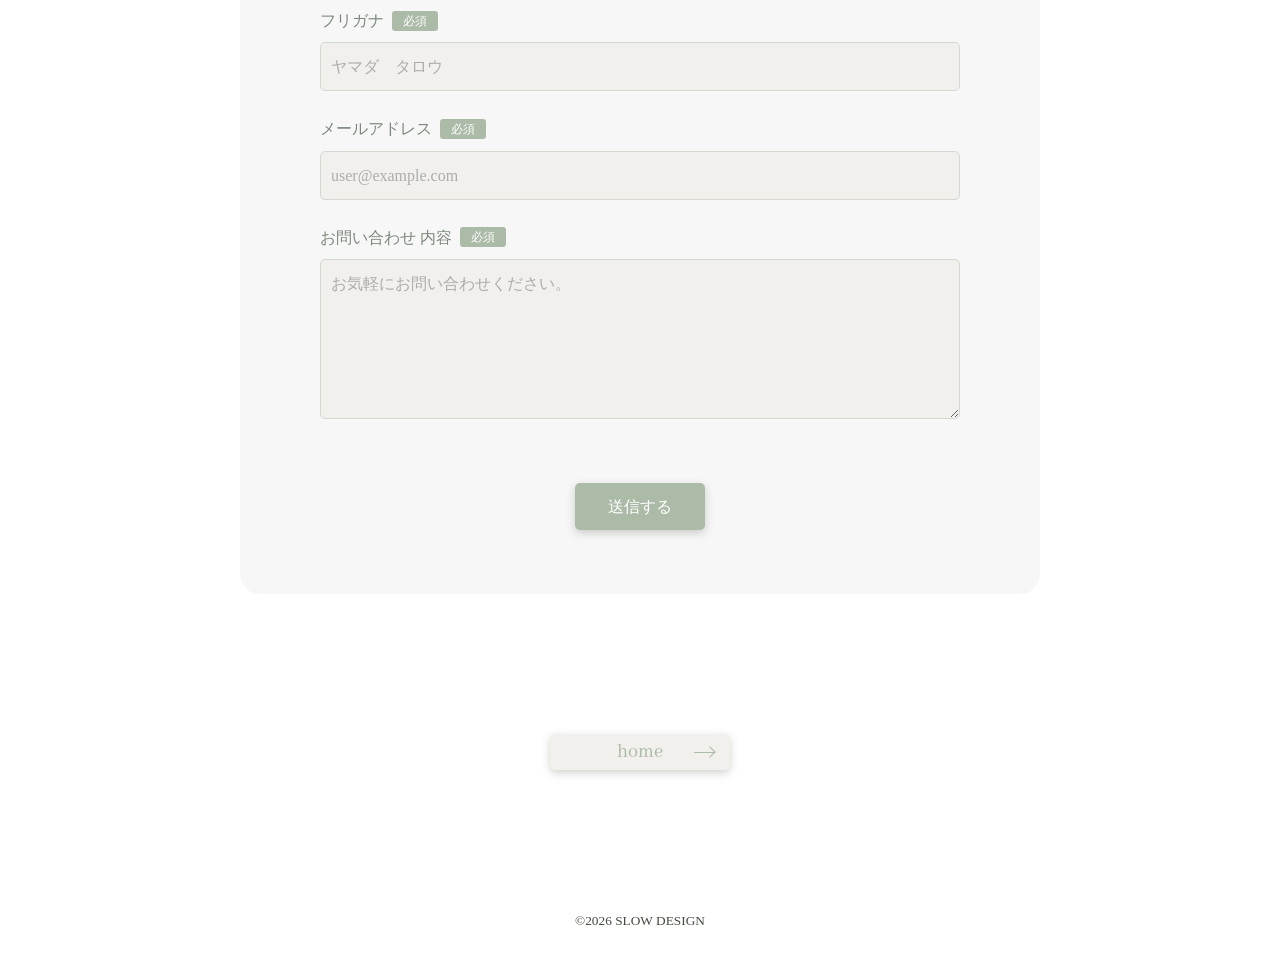
<file: portfolio/contact.html>
<!DOCTYPE html>
<html lang="ja">
<head>
    <meta charset="UTF-8">
    <meta name="viewport" content="width=device-width, initial-scale=1.0">
<!-- Google Fonts -->
    <link rel="preconnect" href="https://fonts.googleapis.com">
    <link rel="preconnect" href="https://fonts.gstatic.com" crossorigin>
    <link href="https://fonts.googleapis.com/css2?family=Abhaya+Libre:wght@400;500;600;700;800&family=Aboreto&family=Antic+Didone&display=swap" rel="stylesheet">

<!-- css -->
    <link rel="stylesheet" href="css/reset.css">
    <link rel="stylesheet" href="css/style.css">
    <link rel="stylesheet" href="css/contact.css">

<!-- Title -->
    <title>SLOW DESIGN PORTFOLIO</title>

<!-- favicon -->
    <link rel="icon" href="images/favicon.png">

</head>

<body>
    <!-- 背景 -->
     <div class="background" aria-hidden="true">
        <span></span>
        <span></span>
        <span></span>
        <span></span>
        <span></span>
        <span></span>
        <span></span>
    </div>

    <!-- ヘッダー -->
     <header class="header">

    <!-- ロゴ -->
        <a class="header-logo" href="index.html" aria-label="ホームを開く">
            <span class="header-logo-main">SLOW DESIGN</span>
            <span class="header-logo-sub">PORTFOLIO</span>
        </a>
     <!-- メニュー -->    
        <a class="menu-button" href="menu.html" aria-label="メニューを開く">
            <span>ME</span>
            <span>NU</span>
        </a>
     </header>

     <main class="contact-page">
        <section class="contact-section">
            <h1 class="contact-page-title">Contact</h1>


            <h2 class="delivery-title">納品の流れ</h2>

            <ol class="delivery-steps">
                <li>
                    <h3>ご相談</h3>
                    <p>「何を伝えたいか分からない」そんな段階でも大丈夫です。まずは、今抱えていることを聞かせてください。</p>
                </li>
                <li>
                    <h3>ヒアリング・整理</h3>
                    <p>お悩みや想い、目的、届けたい相手などをお聞きし、一緒に整理していきます。</p>
                </li>
                <li>
                    <h3>構成・デザインのご提案</h3>
                    <p>ヒアリングした内容をもとに、デザインの方向性や制作内容をご提案します。</p>
                </li>
                <li>
                    <h3>制作・確認</h3>
                    <p>方向性を確認したうえで、デザインを制作していきます。制作したデザインをご確認いただき、必要に応じて修正を行います。</p>
                </li>
                <li>
                    <h3>納品</h3>
                    <p>最終確認後、完成したデザインを納品いたします。</p>
                </li>
            </ol>
        </section>



        <section class="contact-form-section">
            <h2 class="contact-form-title">お問い合わせ</h2>
            <form class="contact-form" 
            action="https://docs.google.com/forms/u/0/d/e/1FAIpQLSdoiLpD3fXv5haR5wC8ptfSIsdyK8Q71gZ0hZzi2zhSCZ-kMg/formResponse" 
            target="google-form-frame" 
            method="POST">
     

            <div class="c-form__item">
                <label class="c-form__label" for="field-name">お名前</label>
                <input name="entry.118535771" class="c-form_input" id="field-name" placeholder="山田　太郎" type="text" required>
            </div>
        
            <div class="c-form__item">
                <label class="c-form__label" for="field-furigana">フリガナ</label>
                <input name="entry.1180064934" class="c-form_input" id="field-furigana" placeholder="ヤマダ　タロウ" type="text" required>
            </div>

            <div class="c-form__item">
                <label class="c-form__label" for="field-mail">メールアドレス</label>
                <input name="entry.4063409" class="c-form_input" id="field-mail" placeholder="user@example.com" type="email" required>
            </div>

            <div class="c-form__item">
                <label class="c-form__label" for="field-message">お問い合わせ 内容</label>
                <textarea name="entry.1386046591" class="c-form_input02" id="field-message" placeholder="お気軽にお問い合わせください。" required></textarea>
            </div>

            <div class="c-form__submit">
                <button type="submit">送信する</button>
            </div>
        </form>

        <iframe name="google-form-frame"
            id="google-form-frame"
            hidden title="送信結果">

        </iframe>
    </section>



            <!-- home ボタン -->
            
         
            <a href="index.html" class="thanks-home-button thanks-home">home<span class="home-arrow" aria-hidden="true"></span></a>


             <small class="thanks-copyright">&copy;2026 SLOW DESIGN</small>
        </section>
        
        
     </main>

     <script>
        const form = document.querySelector(".contact-form");
        const resultFrame = document.getElementById("google-form-frame");
        let submitted = false;

        form.addEventListener("submit", () => {
            submitted = true;
        });

        resultFrame.addEventListener("load", () => {
            if (submitted) {
                window.location.href = "thanks.html";
            }
        });
     </script>


<!-- カーソル -->
    <div class="cursor" aria-hidden="true">
        <span class="cursor__glow">
            <span class="cursor__label">詳細を見る</span>
        </span>
    </div>
    <script>
        const cursor = document.querySelector(".cursor");

        if (cursor && window.matchMedia("(hover: hover) and (pointer: fine)").matches) {
            const glow = cursor.querySelector(".cursor__glow");
            const buttonSelector = ".more-button, .contact-button, .menu-button, .menu-close, .menu-nav a, .detail-contact-button, .c-form__submit, .thanks-home-button";

            document.documentElement.classList.add("has-custom-cursor");

            document.addEventListener("mousemove", (event) => {
                glow.style.left = `${event.clientX}px`;
                glow.style.top = `${event.clientY}px`;
                cursor.classList.add("is-visible");
            });

            // ボタン上だけ色を切り替える //
            document.addEventListener("mouseover", (event) => {
                cursor.classList.toggle("is-on-button", !!event.target.closest(buttonSelector));
            });

            document.addEventListener("mouseleave", () => {
                cursor.classList.remove("is-visible");
                cursor.classList.remove("is-on-button");
            });
        }
    </script>
    
</body>
</html>
</file>
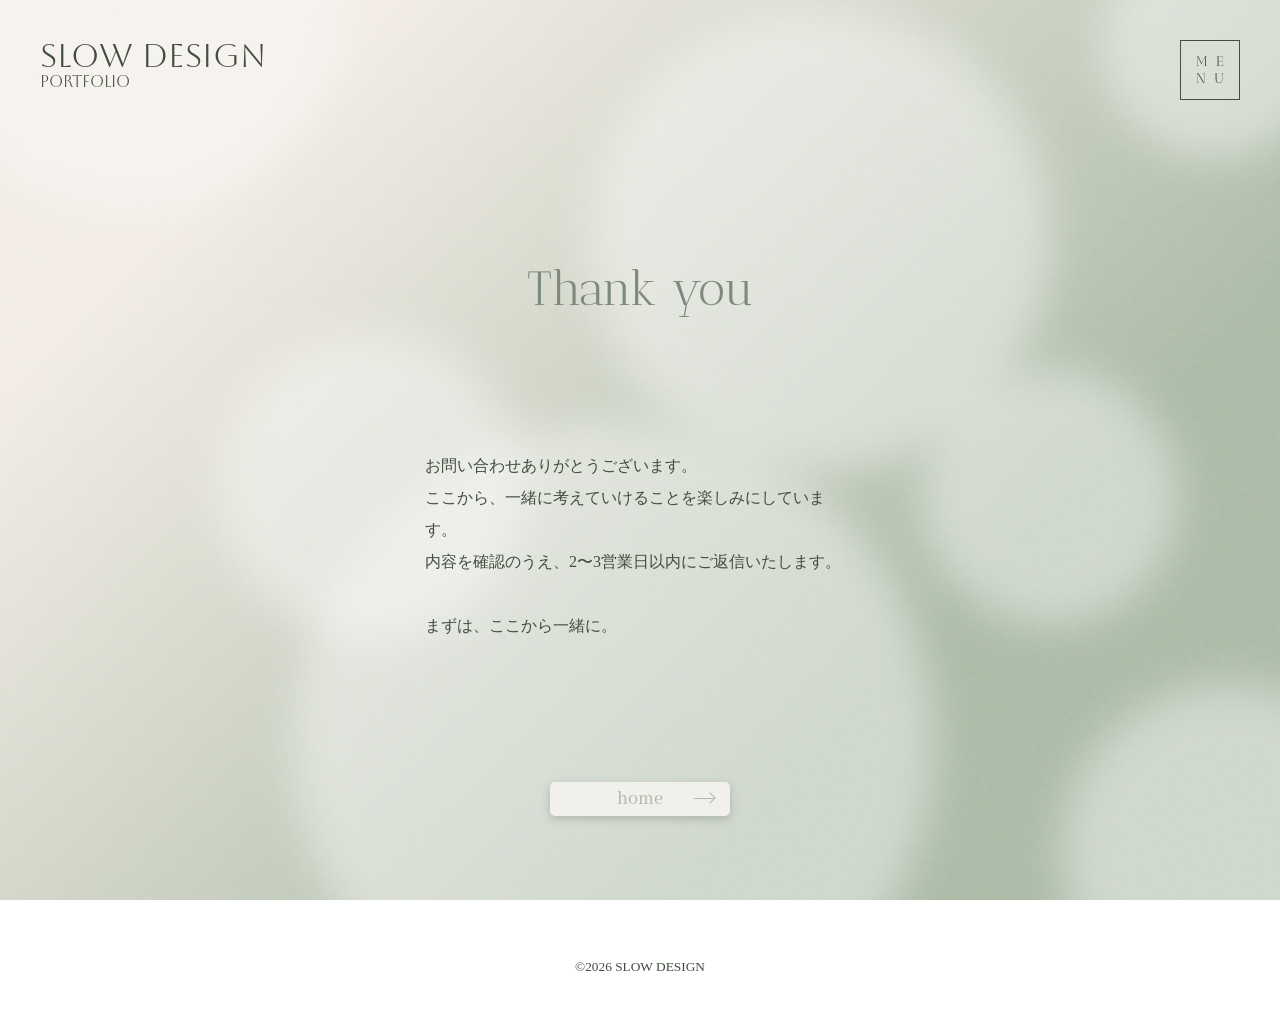
<file: portfolio/thanks.html>
<!DOCTYPE html>
<html lang="ja">
<head>
    <meta charset="UTF-8">
    <meta name="viewport" content="width=device-width, initial-scale=1.0">
<!-- Google Fonts -->
    <link rel="preconnect" href="https://fonts.googleapis.com">
    <link rel="preconnect" href="https://fonts.gstatic.com" crossorigin>
    <link href="https://fonts.googleapis.com/css2?family=Abhaya+Libre:wght@400;500;600;700;800&family=Aboreto&family=Antic+Didone&display=swap" rel="stylesheet">

<!-- css -->
    <link rel="stylesheet" href="css/reset.css">
    <link rel="stylesheet" href="css/style.css">
    <link rel="stylesheet" href="css/thanks.css">

<!-- Title -->
    <title>SLOW DESIGN PORTFOLIO</title>

<!-- favicon -->
    <link rel="icon" href="images/favicon.png">

</head>

<body>
    <!-- 背景 -->
     <div class="background" aria-hidden="true">
        <span></span>
        <span></span>
        <span></span>
        <span></span>
        <span></span>
        <span></span>
        <span></span>
    </div>

    <!-- ヘッダー -->
     <header class="header">

    <!-- ロゴ -->
        <a class="header-logo" href="index.html" aria-label="ホームを開く">
            <span class="header-logo-main">SLOW DESIGN</span>
            <span class="header-logo-sub">PORTFOLIO</span>
        </a>
     <!-- メニュー -->    
        <!-- メニュー -->    
        <a class="menu-button" href="menu.html" aria-label="メニューを開く">
            <span>ME</span>
            <span>NU</span>
        </a>
     </header>

     <main class="thanks-page">
        <section class="thanks-section">
            <h1 class="thanks-title">Thank you</h1>

            <p class="thanks-message">
                お問い合わせありがとうございます。<br>ここから、一緒に考えていけることを楽しみにしています。<br>内容を確認のうえ、2〜3営業日以内にご返信いたします。
            </p>
            <p class="thanks-message">
                まずは、ここから一緒に。
            </p>

            
            <!-- home ボタン -->
            
         
            <a href="index.html" class="thanks-home-button thanks-home">home<span class="home-arrow" aria-hidden="true"></span></a>


             <small class="thanks-copyright">&copy;2026 SLOW DESIGN</small>
        </section>
     </main>


<!-- カーソル -->
    <div class="cursor" aria-hidden="true">
        <span class="cursor__glow">
            <span class="cursor__label">詳細を見る</span>
        </span>
    </div>
    <script>
        const cursor = document.querySelector(".cursor");

        if (cursor && window.matchMedia("(hover: hover) and (pointer: fine)").matches) {
            const glow = cursor.querySelector(".cursor__glow");
            const buttonSelector = ".more-button, .contact-button, .menu-button, .menu-close, .menu-nav a, .detail-contact-button, .c-form__submit, .thanks-home-button";

            document.documentElement.classList.add("has-custom-cursor");

            document.addEventListener("mousemove", (event) => {
                glow.style.left = `${event.clientX}px`;
                glow.style.top = `${event.clientY}px`;
                cursor.classList.add("is-visible");
            });

            // ボタン上だけ色を切り替える //
            document.addEventListener("mouseover", (event) => {
                cursor.classList.toggle("is-on-button", !!event.target.closest(buttonSelector));
            });

            document.addEventListener("mouseleave", () => {
                cursor.classList.remove("is-visible");
                cursor.classList.remove("is-on-button");
            });
        }
    </script>
     

</body>
</html>
</file>
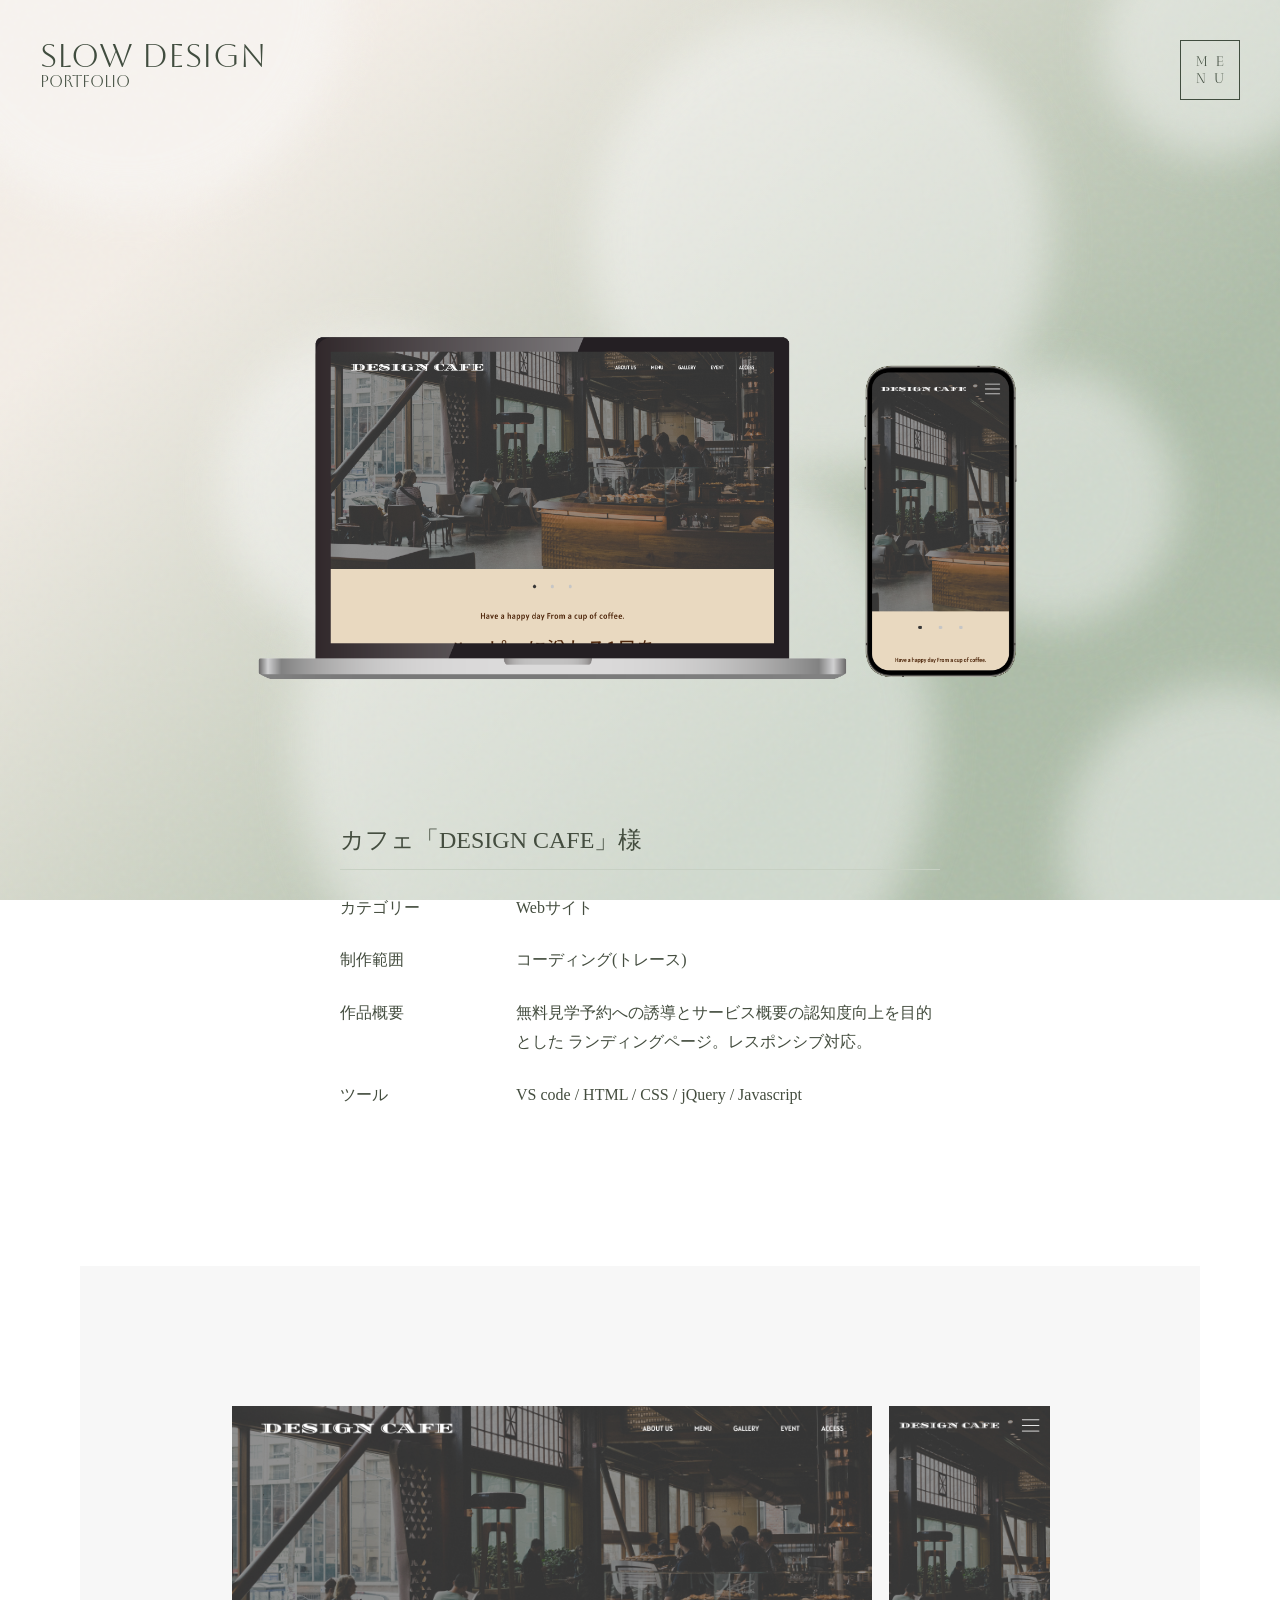
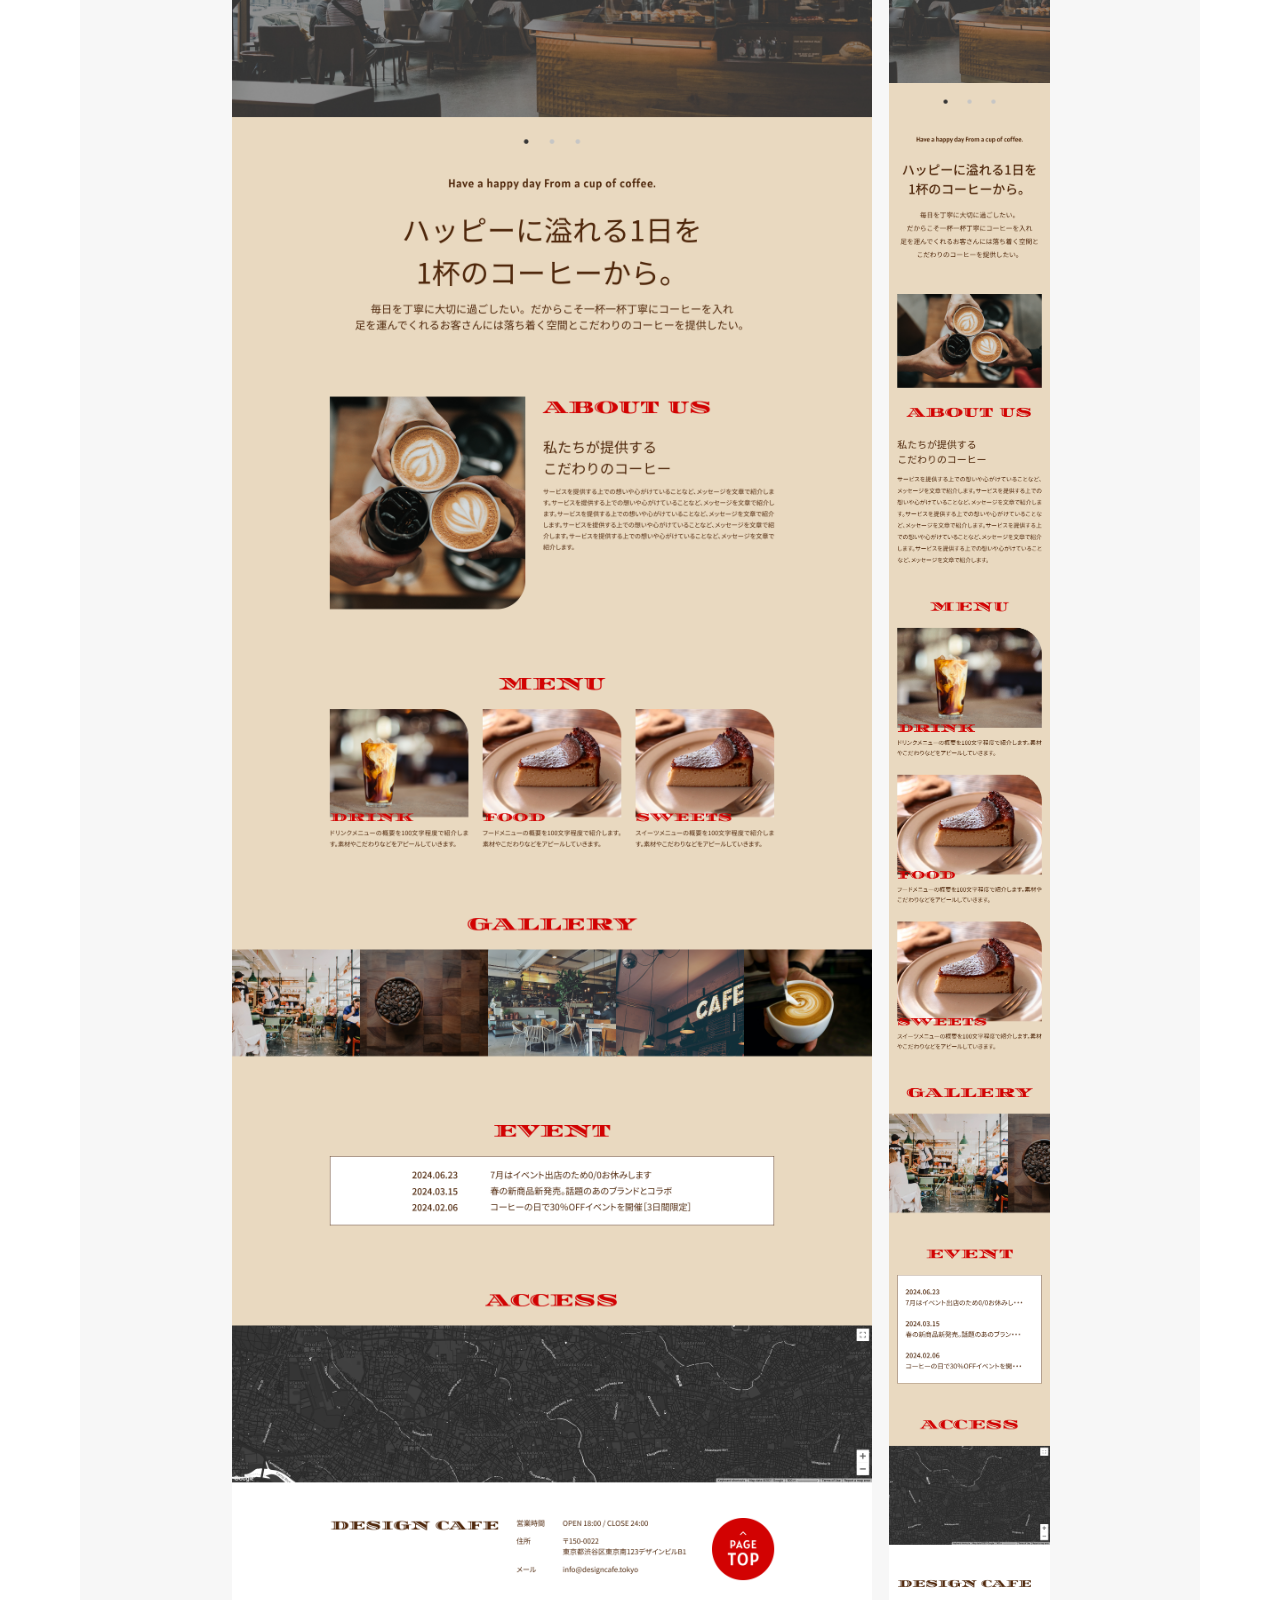
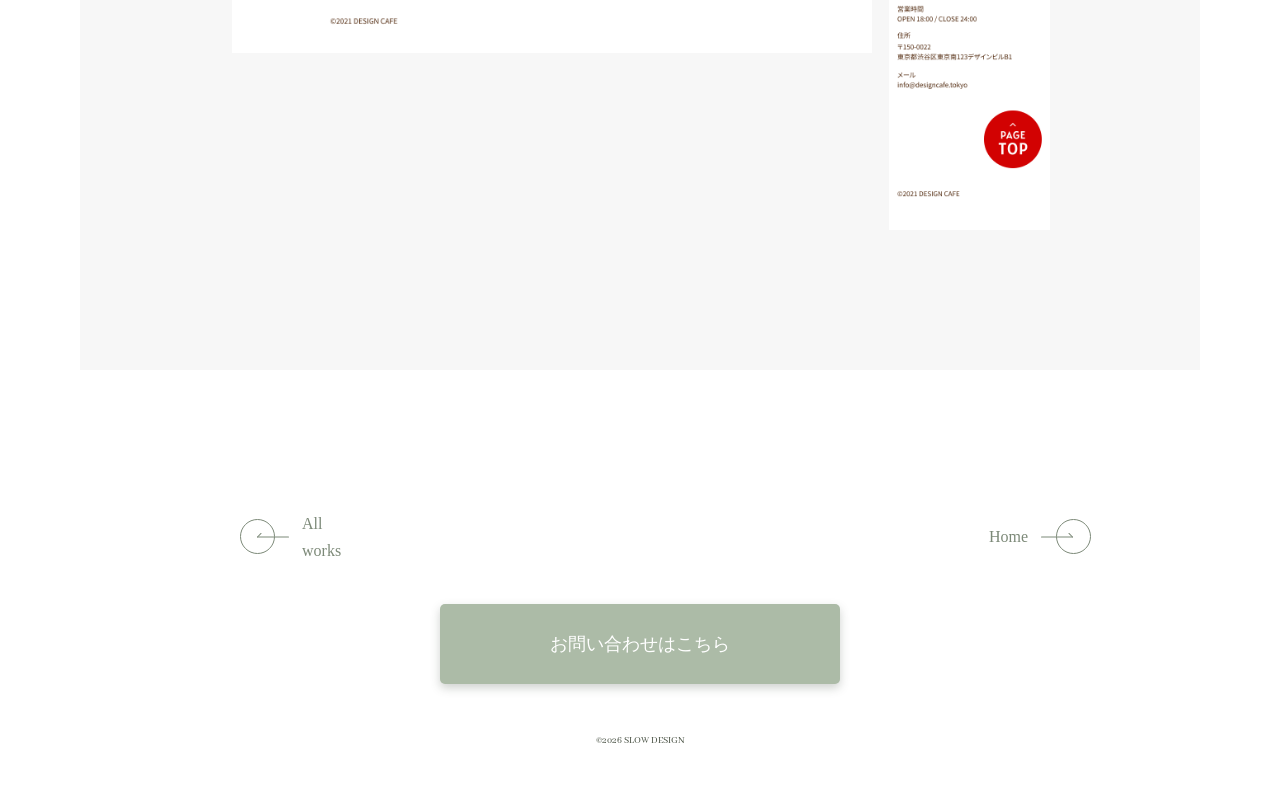
<file: portfolio/works-cafe.html>
<!DOCTYPE html>
<html lang="ja">
<head>
    <meta charset="UTF-8">
    <meta name="viewport" content="width=device-width, initial-scale=1.0">

    <!-- Google Fonts -->
    <link rel="preconnect" href="https://fonts.googleapis.com">
    <link rel="preconnect" href="https://fonts.gstatic.com" crossorigin>
    <link href="https://fonts.googleapis.com/css2?family=Abhaya+Libre:wght@400;500;600;700;800&family=Aboreto&family=Antic+Didone&display=swap" rel="stylesheet">

<!-- CSS -->
    <link rel="stylesheet" href="css/reset.css">
    <link rel="stylesheet" href="css/style.css">
    <link rel="stylesheet" href="css/works-life.css">
    <title>Works 03 | SLOW DESIGN PORTFOLIO</title>

  <!-- favicon -->
        <link rel="icon" href="images/favicon.png">
</head>
<body>
    <div class="background" aria-hidden="true">
        <span></span>
        <span></span>
        <span></span>
        <span></span>
        <span></span>
        <span></span>
        <span></span>
    </div>
    <!-- ヘッダー -->
     <header class="header">

    <!-- ロゴ -->
        <a class="header-logo" href="index.html" aria-label="ホームを開く">
            <span class="header-logo-main">SLOW DESIGN</span>
            <span class="header-logo-sub">PORTFOLIO</span>
        </a>
     
    <!-- メニュー -->    
        <a class="menu-button" href="menu.html" aria-label="メニューを開く">
            <span>ME</span>
            <span>NU</span>
        </a>
     </header>

    <main class="detail-main">
        <section class="detail-hero">
            <div class="detail-hero-image">
                <img src="images/mokup-05.png" alt="DESIGN CAFEWebサイト">
            </div>
                
            <h1 class="detail-title">カフェ「DESIGN CAFE」様</h1>
        </section>

        <section class="detail-info">
            <dl>
                <div class="detail-info-row">
                    <dt>カテゴリー</dt>
                    <dd>Webサイト</dd>
                </div>

                <div class="detail-info-row">
                    <dt>制作範囲</dt>
                    <dd>コーディング(トレース)</dd>
                </div>

                <div class="detail-info-row">
                    <dt>作品概要</dt>
                    <dd>
                        無料見学予約への誘導とサービス概要の認知度向上を目的とした ランディングページ。レスポンシブ対応。
                    </dd>
                </div>

                <div class="detail-info-row">
                    <dt>ツール</dt>
                    <dd>VS code / HTML / CSS / jQuery / Javascript</dd>
                </div>
            </dl>
        </section>

        <section class="detail-fullvisual">
            <div class="detail-fullvisual-pair">
                <img src="images/cafe-PC.png" alt="DESIGN CAFEのPC版Webサイト全体">
                <img src="images/cafe-sp.png" alt="DESIGN CAFEのSP版Webサイト全体">
            </div>
        </section>

    </main>
<!-- footer -->
    <footer class="detail-footer">
        <nav class="detail-footer-nav" aria-label="ページ移動">
            <a class="detail-allworks" href="all-works.html">
                <span class="detail-allworks-icon" aria-hidden="true">
                    <span class="arrow-allworks-icon"></span>
                </span>
                <span>All works</span>
            </a>

            <a class="detail-home" href="index.html">
                <span>Home</span>
                <span class="detail-allworks-icon detail-home-icon" aria-hidden="true">
                    <span class="arrow-home-icon"></span>
                </span>
            </a>
        </nav>

        <a class="detail-contact-button" href="contact.html">お問い合わせはこちら</a>

        <small class="detail-copyright">&copy;2026 SLOW DESIGN</small>
    </footer>

    

<!-- カーソル -->
    <div class="cursor" aria-hidden="true">
        <span class="cursor__glow">
            <span class="cursor__label">詳細を見る</span>
        </span>
    </div>
<script>
        const cursor = document.querySelector(".cursor");

        if (cursor && window.matchMedia("(hover: hover) and (pointer: fine)").matches) {
            const glow = cursor.querySelector(".cursor__glow");
            const buttonSelector = ".more-button, .contact-button, .menu-button, .menu-close, .menu-nav a, .detail-contact-button, .c-form__submit, .thanks-home-button";

            document.documentElement.classList.add("has-custom-cursor");

            document.addEventListener("mousemove", (event) => {
                glow.style.left = `${event.clientX}px`;
                glow.style.top = `${event.clientY}px`;
                cursor.classList.add("is-visible");
            });

            // ボタン上だけ色を切り替える //
            document.addEventListener("mouseover", (event) => {
                cursor.classList.toggle("is-on-button", !!event.target.closest(buttonSelector));
            });

            document.addEventListener("mouseleave", () => {
                cursor.classList.remove("is-visible");
                cursor.classList.remove("is-on-button");
            });
        }
    </script>
    
</body>
</html>
</file>
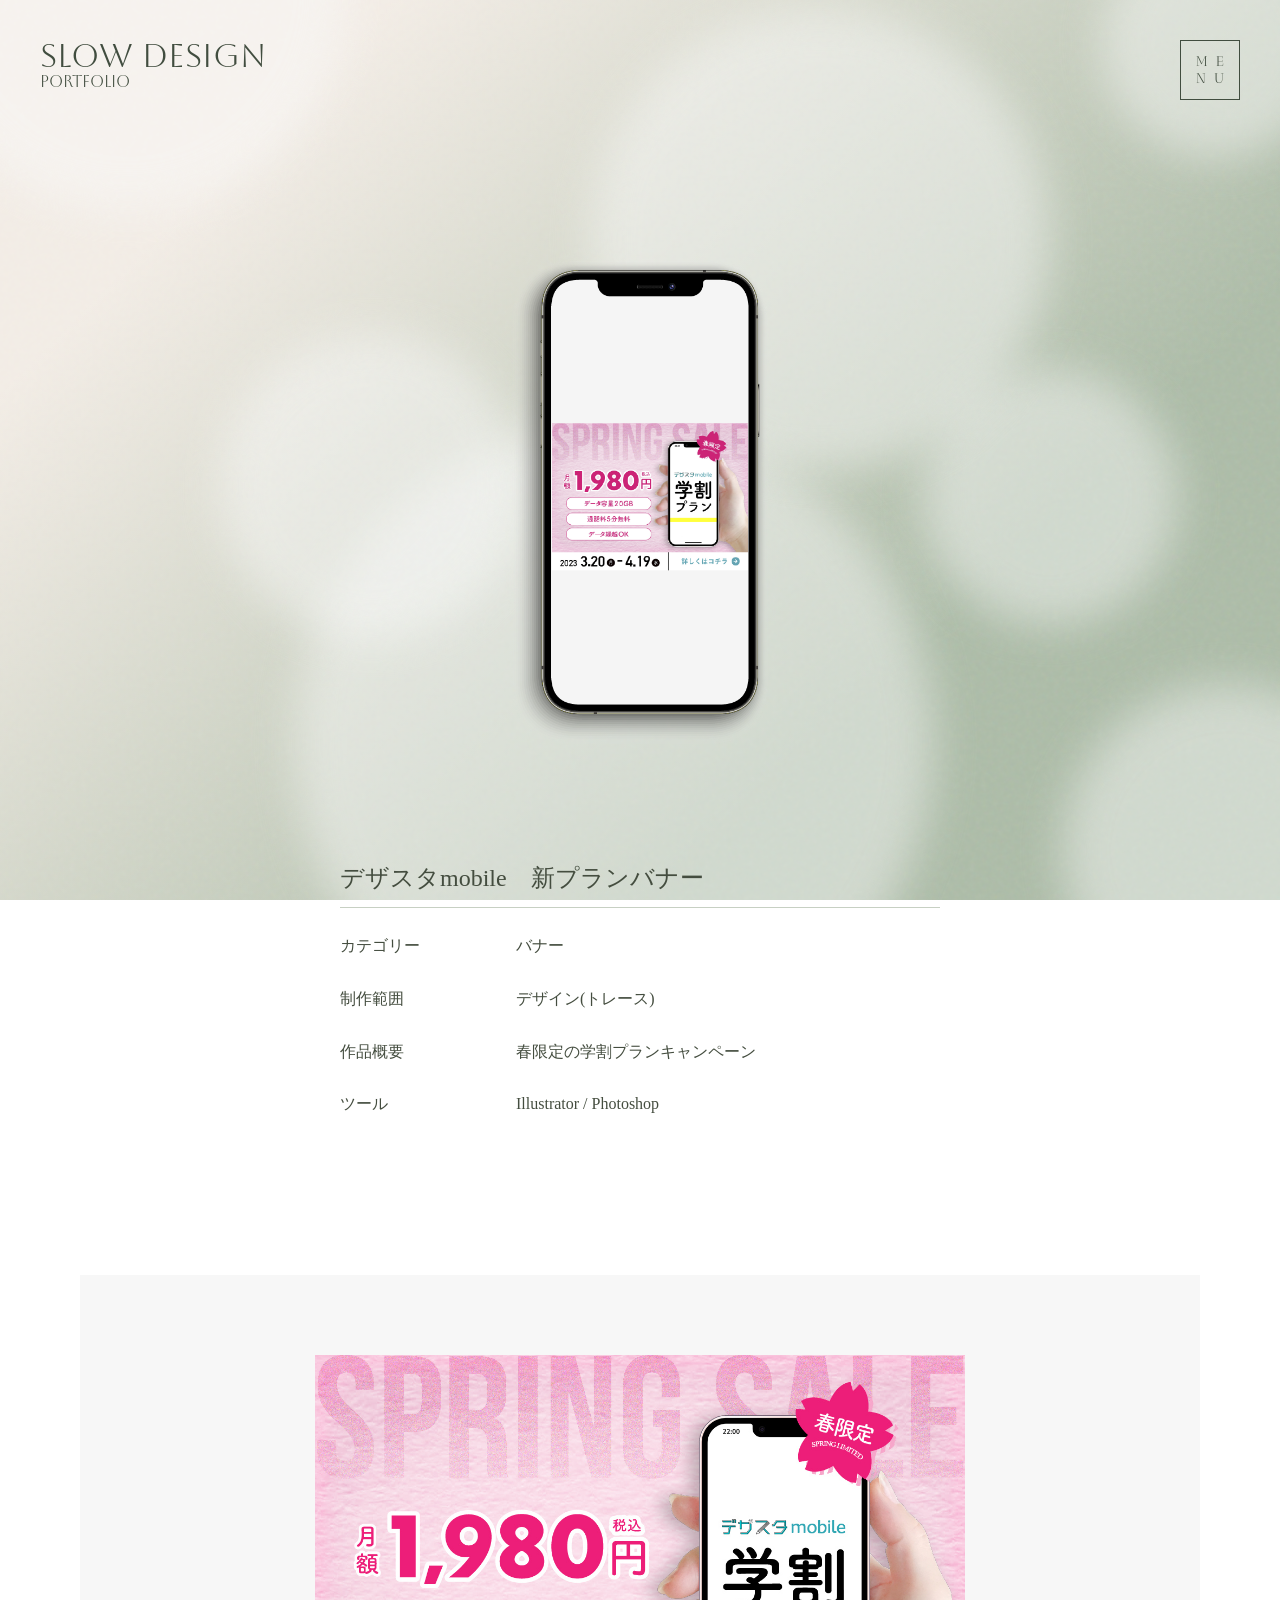
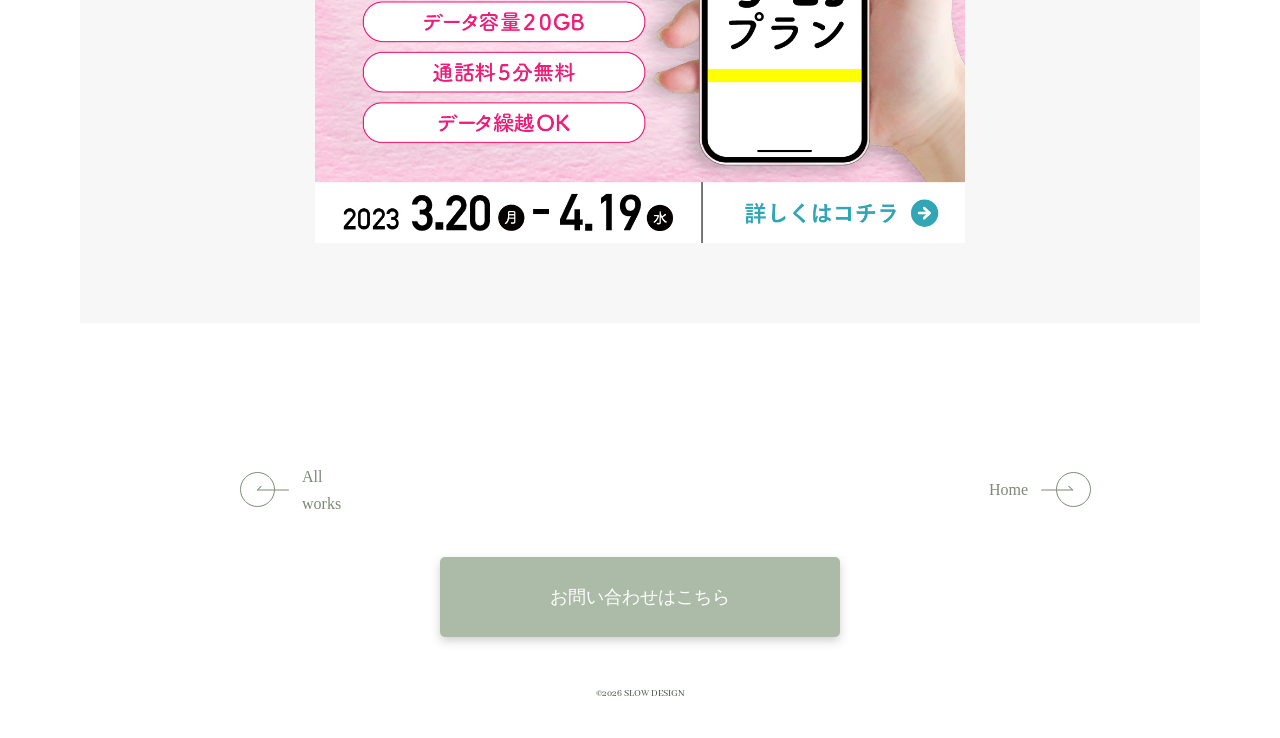
<file: portfolio/works-dezasuta.html>
<!DOCTYPE html>
<html lang="ja">
<head>
    <meta charset="UTF-8">
    <meta name="viewport" content="width=device-width, initial-scale=1.0">

    <!-- Google Fonts -->
    <link rel="preconnect" href="https://fonts.googleapis.com">
    <link rel="preconnect" href="https://fonts.gstatic.com" crossorigin>
    <link href="https://fonts.googleapis.com/css2?family=Abhaya+Libre:wght@400;500;600;700;800&family=Aboreto&family=Antic+Didone&display=swap" rel="stylesheet">

<!-- CSS -->
    <link rel="stylesheet" href="css/reset.css">
    <link rel="stylesheet" href="css/style.css">
    <link rel="stylesheet" href="css/works-life.css">
    <title>Works 06 | SLOW DESIGN PORTFOLIO</title>

  <!-- favicon -->
        <link rel="icon" href="images/favicon.png">
</head>
<body>
    <div class="background" aria-hidden="true">
        <span></span>
        <span></span>
        <span></span>
        <span></span>
        <span></span>
        <span></span>
        <span></span>
    </div>
    <!-- ヘッダー -->
     <header class="header">

    <!-- ロゴ -->
        <a class="header-logo" href="index.html" aria-label="ホームを開く">
            <span class="header-logo-main">SLOW DESIGN</span>
            <span class="header-logo-sub">PORTFOLIO</span>
        </a>
     
    <!-- メニュー -->    
        <a class="menu-button" href="menu.html" aria-label="メニューを開く">
            <span>ME</span>
            <span>NU</span>
        </a>

     </header>

    <main class="detail-main">
        <section class="detail-hero">
            <div class="detail-hero-image">
                <img src="images/mokup-02.png" alt="デザスタmobile　新プランバナー">
            </div>
                
            <h1 class="detail-title">デザスタmobile　新プランバナー</h1>
        </section>

        <section class="detail-info">
            <dl>
                <div class="detail-info-row">
                    <dt>カテゴリー</dt>
                    <dd>バナー</dd>
                </div>

                <div class="detail-info-row">
                    <dt>制作範囲</dt>
                    <dd>デザイン(トレース)</dd>
                </div>

                <div class="detail-info-row">
                    <dt>作品概要</dt>
                    <dd>
                        春限定の学割プランキャンペーン
                    </dd>
                </div>

                <div class="detail-info-row">
                    <dt>ツール</dt>
                    <dd>Illustrator / Photoshop</dd>
                </div>
            </dl>
        </section>

        <section class="banner-gallery banner-gallery-single">
            <img class="single-banner-art" 
                src="images/dezasuta.jpg"
                alt="デザスタmobile　新プランバナー">
            
        </section>

    </main>
<!-- footer -->
    <footer class="detail-footer">
        <nav class="detail-footer-nav" aria-label="ページ移動">
            <a class="detail-allworks" href="all-works.html">
                <span class="detail-allworks-icon" aria-hidden="true">
                    <span class="arrow-allworks-icon"></span>
                </span>
                <span>All works</span>
            </a>

            <a class="detail-home" href="index.html">
                <span>Home</span>
                <span class="detail-allworks-icon detail-home-icon" aria-hidden="true">
                    <span class="arrow-home-icon"></span>
                </span>
            </a>
        </nav>

        <a class="detail-contact-button" href="contact.html">お問い合わせはこちら</a>

        <small class="detail-copyright">&copy;2026 SLOW DESIGN</small>
    </footer>


<!-- カーソル -->
    <div class="cursor" aria-hidden="true">
        <span class="cursor__glow">
            <span class="cursor__label">詳細を見る</span>
        </span>
    </div>
<script>
        const cursor = document.querySelector(".cursor");

        if (cursor && window.matchMedia("(hover: hover) and (pointer: fine)").matches) {
            const glow = cursor.querySelector(".cursor__glow");
            const buttonSelector = ".more-button, .contact-button, .menu-button, .menu-close, .menu-nav a, .detail-contact-button, .c-form__submit, .thanks-home-button";

            document.documentElement.classList.add("has-custom-cursor");

            document.addEventListener("mousemove", (event) => {
                glow.style.left = `${event.clientX}px`;
                glow.style.top = `${event.clientY}px`;
                cursor.classList.add("is-visible");
            });

            // ボタン上だけ色を切り替える //
            document.addEventListener("mouseover", (event) => {
                cursor.classList.toggle("is-on-button", !!event.target.closest(buttonSelector));
            });

            document.addEventListener("mouseleave", () => {
                cursor.classList.remove("is-visible");
                cursor.classList.remove("is-on-button");
            });
        }
    </script>
    
</body>
</html>
</file>
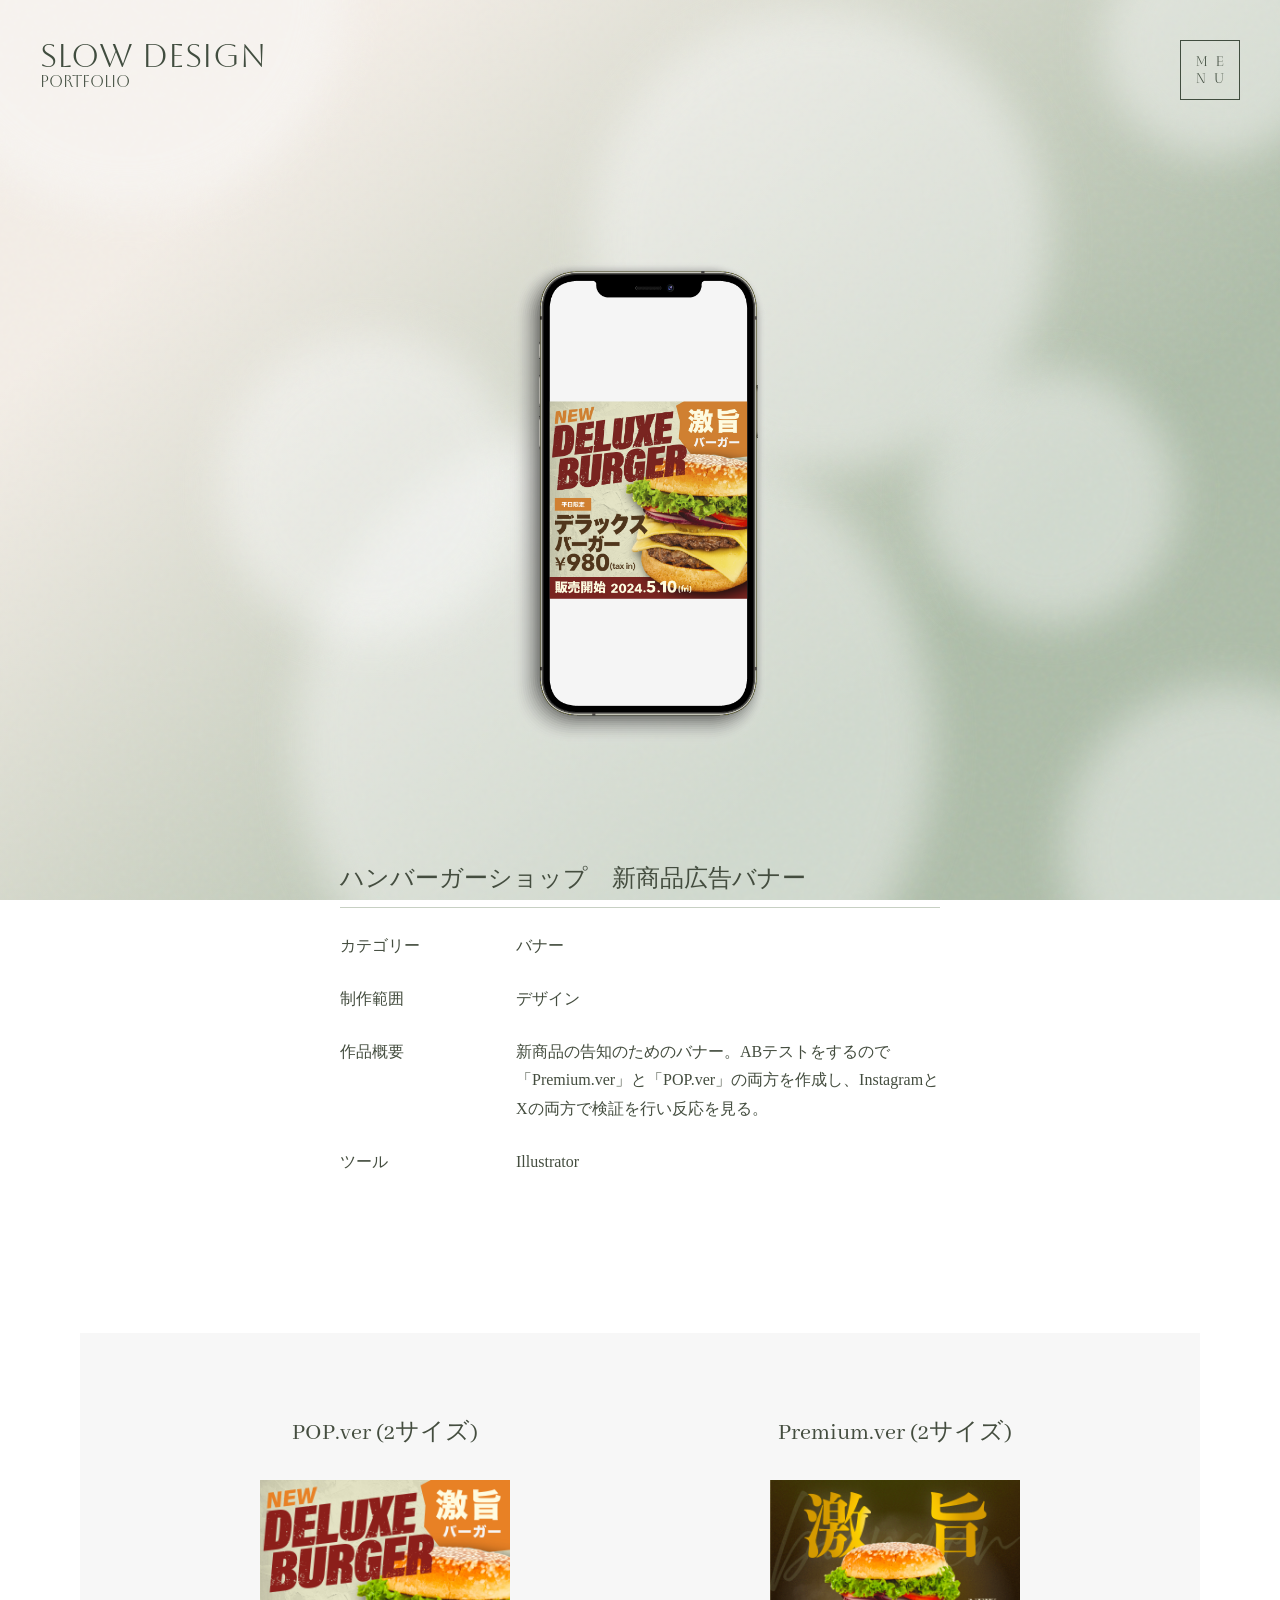
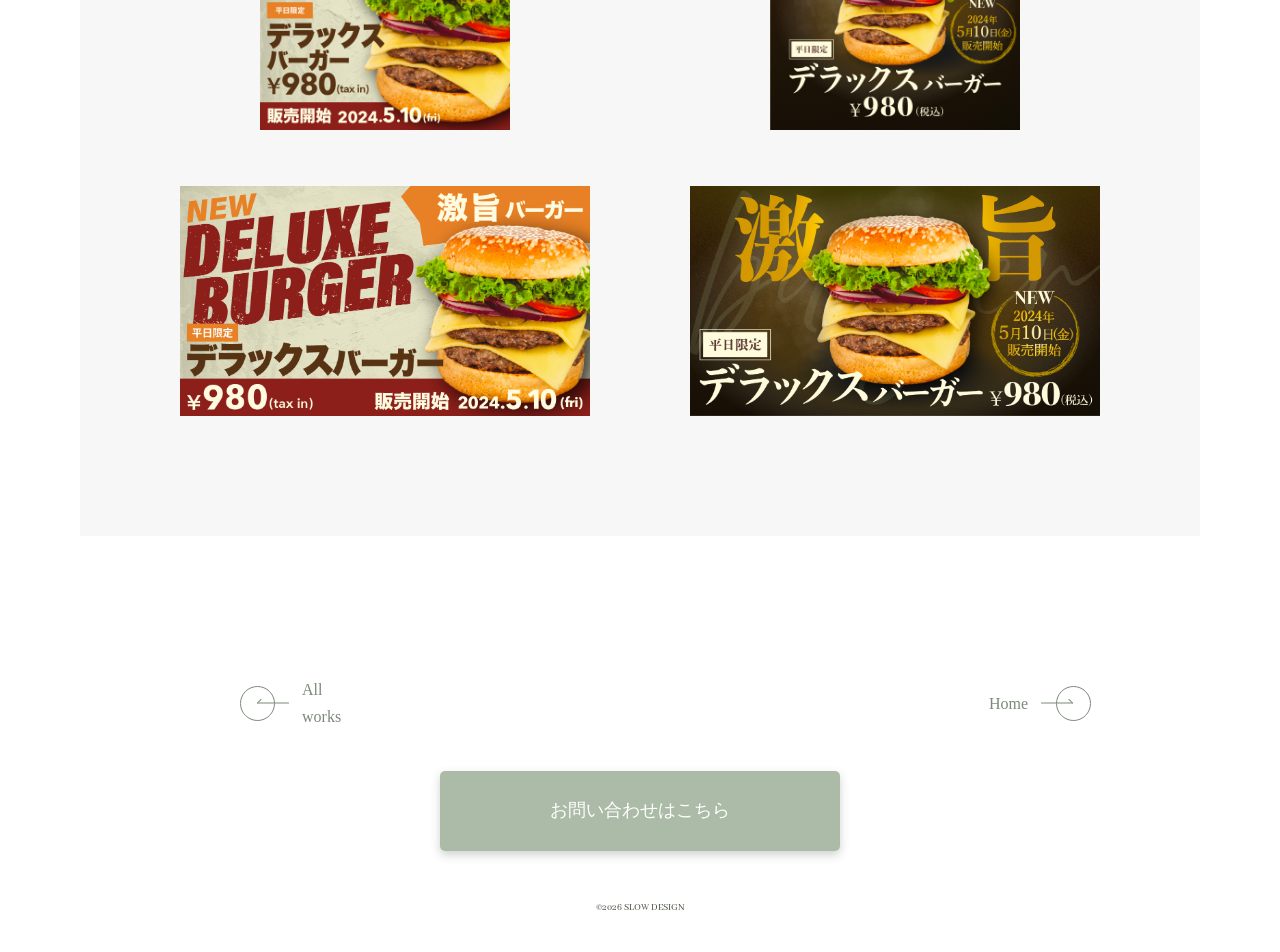
<file: portfolio/works-hamburger.html>
<!DOCTYPE html>
<html lang="ja">
<head>
    <meta charset="UTF-8">
    <meta name="viewport" content="width=device-width, initial-scale=1.0">

    <!-- Google Fonts -->
    <link rel="preconnect" href="https://fonts.googleapis.com">
    <link rel="preconnect" href="https://fonts.gstatic.com" crossorigin>
    <link href="https://fonts.googleapis.com/css2?family=Abhaya+Libre:wght@400;500;600;700;800&family=Aboreto&family=Antic+Didone&display=swap" rel="stylesheet">

<!-- CSS -->
    <link rel="stylesheet" href="css/reset.css">
    <link rel="stylesheet" href="css/style.css">
    <link rel="stylesheet" href="css/works-life.css">
    <title>Works 04 | SLOW DESIGN PORTFOLIO</title>

  <!-- favicon -->
        <link rel="icon" href="images/favicon.png">
</head>
<body>
    <div class="background" aria-hidden="true">
        <span></span>
        <span></span>
        <span></span>
        <span></span>
        <span></span>
        <span></span>
        <span></span>
    </div>
    <!-- ヘッダー -->
     <header class="header">

    <!-- ロゴ -->
        <a class="header-logo" href="index.html" aria-label="ホームを開く">
            <span class="header-logo-main">SLOW DESIGN</span>
            <span class="header-logo-sub">PORTFOLIO</span>
        </a>
     
    <!-- メニュー -->    
        <a class="menu-button" href="menu.html" aria-label="メニューを開く">
            <span>ME</span>
            <span>NU</span>
        </a>

     </header>

    <main class="detail-main">
        <section class="detail-hero">
            <div class="detail-hero-image">
                <img src="images/mokup-01.png" alt="ハンバーガーショップのバナー広告">
            </div>
                
            <h1 class="detail-title">ハンバーガーショップ　新商品広告バナー</h1>
        </section>

        <section class="detail-info">
            <dl>
                <div class="detail-info-row">
                    <dt>カテゴリー</dt>
                    <dd>バナー</dd>
                </div>

                <div class="detail-info-row">
                    <dt>制作範囲</dt>
                    <dd>デザイン</dd>
                </div>

                <div class="detail-info-row">
                    <dt>作品概要</dt>
                    <dd>
                        新商品の告知のためのバナー。ABテストをするので「Premium.ver」と「POP.ver」の両方を作成し、InstagramとXの両方で検証を行い反応を見る。
                    </dd>
                </div>

                <div class="detail-info-row">
                    <dt>ツール</dt>
                    <dd>Illustrator</dd>
                </div>
            </dl>
        </section>

        <section class="banner-gallery">
            <div class="banner-variation">
                <h2 class="banner-variation-title">POP.ver (2サイズ)</h2>
                <div class="banner-variation-items">
                    <img class="banner-art-square" 
                        src="images/hamburger_pop-01.jpg" 
                        alt="新商品広告バナー POP版　正方形">
                    <img class="banner-art-wide"
                         src="images/hamburger_pop-02.jpg" 
                         alt="W新商品広告バナー POP版　ワイド">
                </div>
            </div>

            <div class="banner-variation">
                <h2 class="banner-variation-title">Premium.ver (2サイズ)</h2>
                <div class="banner-variation-items">
                    <img class="banner-art-square" 
                        src="images/hamburger_koukyu-01.jpg" 
                        alt="新商品広告バナー Premium版　正方形">
                    <img class="banner-art-wide"
                         src="images/hamburger_koukyu-02.jpg" 
                         alt="W新商品広告バナー Premium版　ワイド">
                </div>
            </div>
        </section>

    </main>
<!-- footer -->
    <footer class="detail-footer">
        <nav class="detail-footer-nav" aria-label="ページ移動">
            <a class="detail-allworks" href="all-works.html">
                <span class="detail-allworks-icon" aria-hidden="true">
                    <span class="arrow-allworks-icon"></span>
                </span>
                <span>All works</span>
            </a>

            <a class="detail-home" href="index.html">
                <span>Home</span>
                <span class="detail-allworks-icon detail-home-icon" aria-hidden="true">
                    <span class="arrow-home-icon"></span>
                </span>
            </a>
        </nav>

        <a class="detail-contact-button" href="contact.html">お問い合わせはこちら</a>

        <small class="detail-copyright">&copy;2026 SLOW DESIGN</small>
    </footer>

 
<!-- カーソル -->
    <div class="cursor" aria-hidden="true">
        <span class="cursor__glow">
            <span class="cursor__label">詳細を見る</span>
        </span>
    </div>
<script>
        const cursor = document.querySelector(".cursor");

        if (cursor && window.matchMedia("(hover: hover) and (pointer: fine)").matches) {
            const glow = cursor.querySelector(".cursor__glow");
            const buttonSelector = ".more-button, .contact-button, .menu-button, .menu-close, .menu-nav a, .detail-contact-button, .c-form__submit, .thanks-home-button";

            document.documentElement.classList.add("has-custom-cursor");

            document.addEventListener("mousemove", (event) => {
                glow.style.left = `${event.clientX}px`;
                glow.style.top = `${event.clientY}px`;
                cursor.classList.add("is-visible");
            });

            // ボタン上だけ色を切り替える //
            document.addEventListener("mouseover", (event) => {
                cursor.classList.toggle("is-on-button", !!event.target.closest(buttonSelector));
            });

            document.addEventListener("mouseleave", () => {
                cursor.classList.remove("is-visible");
                cursor.classList.remove("is-on-button");
            });
        }
    </script>
</body>
</html>
</file>
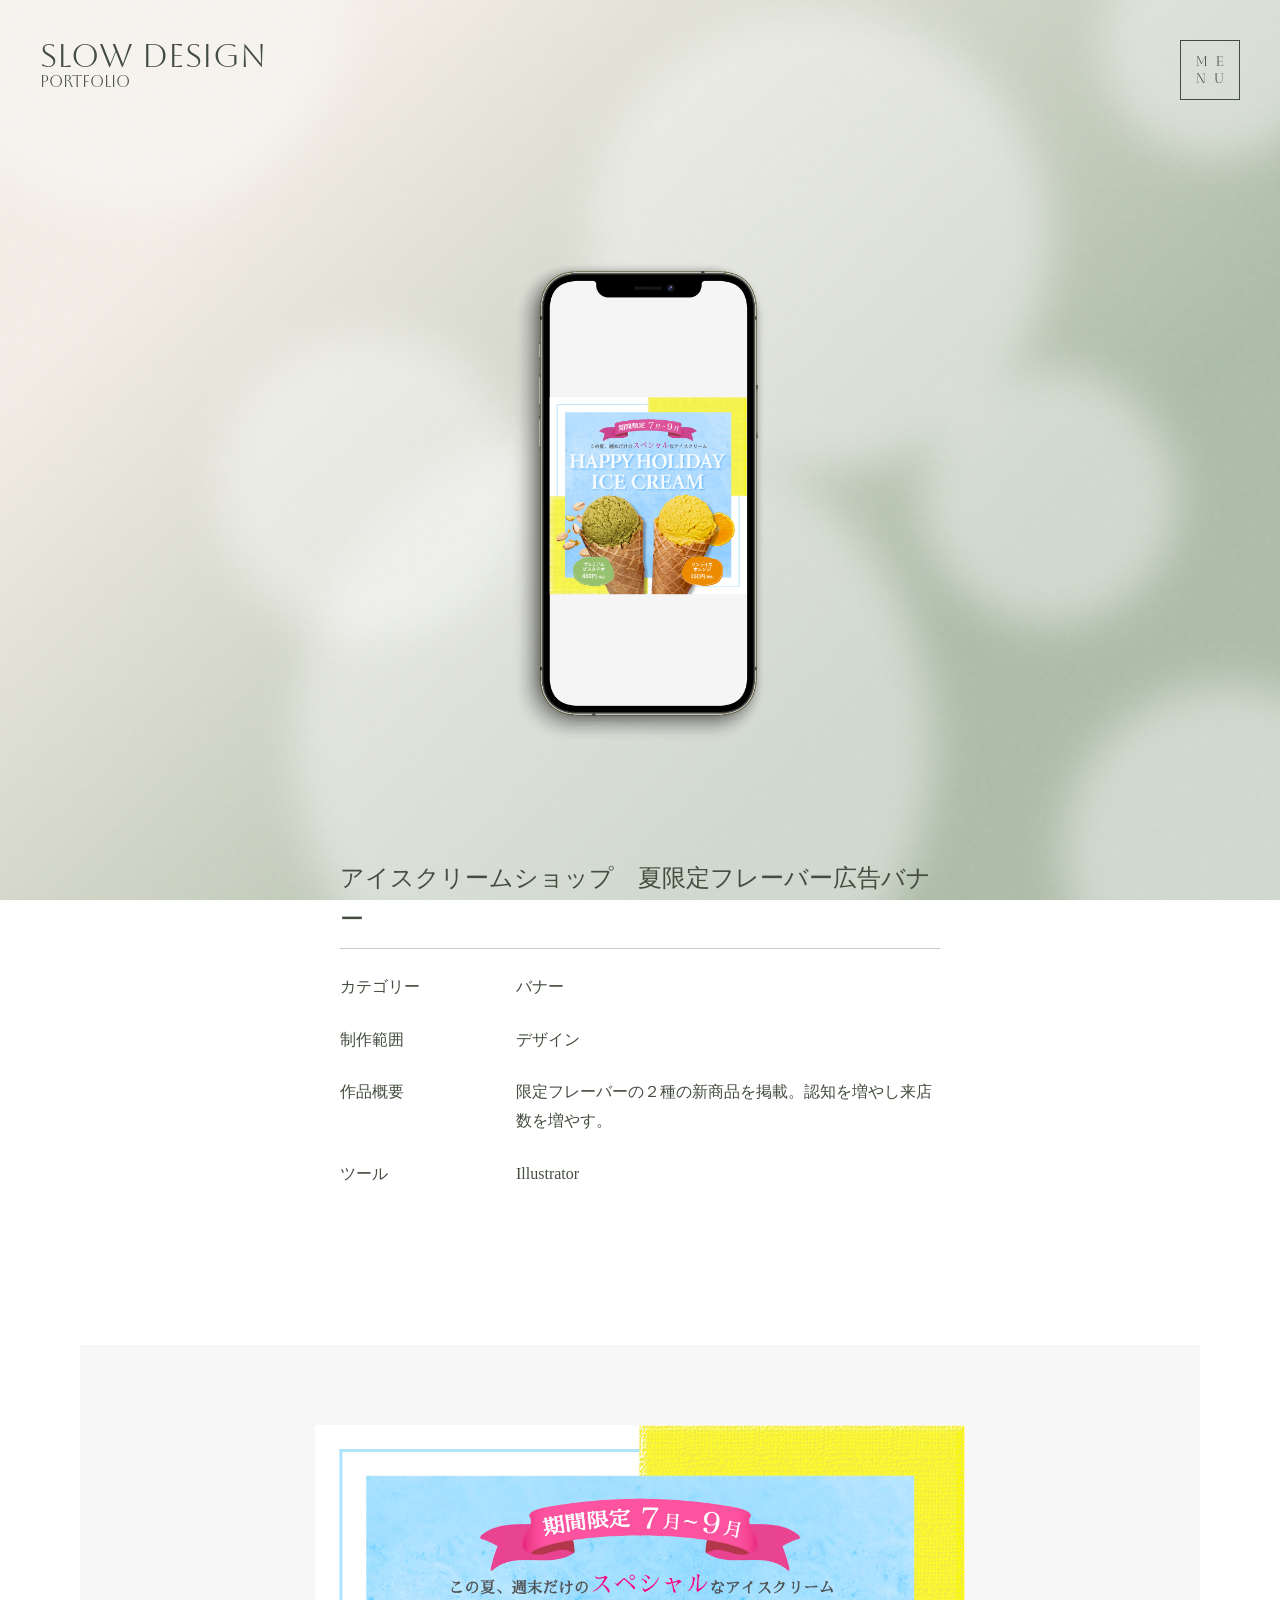
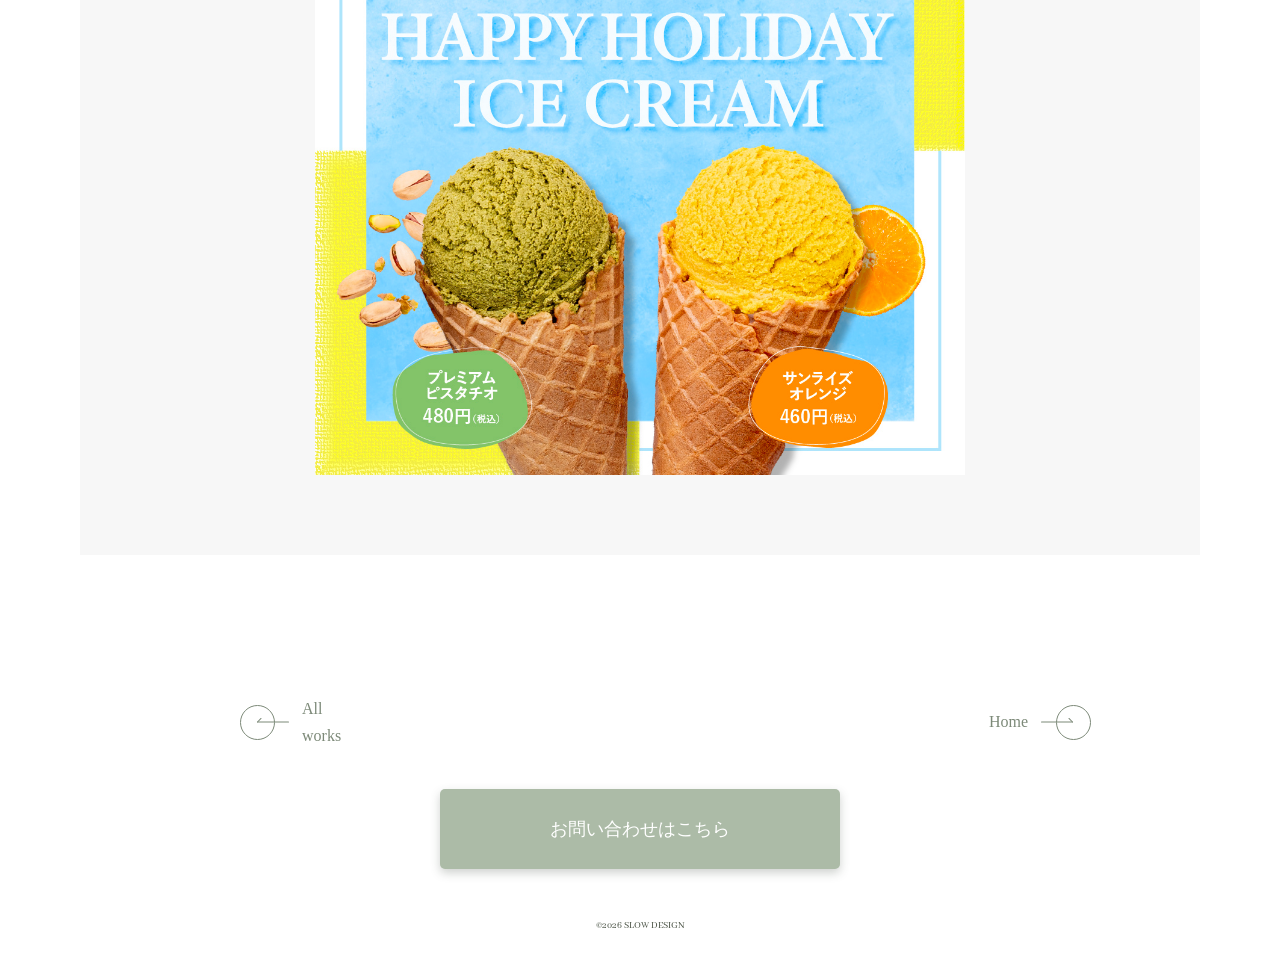
<file: portfolio/works-ice.html>
<!DOCTYPE html>
<html lang="ja">
<head>
    <meta charset="UTF-8">
    <meta name="viewport" content="width=device-width, initial-scale=1.0">

    <!-- Google Fonts -->
    <link rel="preconnect" href="https://fonts.googleapis.com">
    <link rel="preconnect" href="https://fonts.gstatic.com" crossorigin>
    <link href="https://fonts.googleapis.com/css2?family=Abhaya+Libre:wght@400;500;600;700;800&family=Aboreto&family=Antic+Didone&display=swap" rel="stylesheet">

<!-- CSS -->
    <link rel="stylesheet" href="css/reset.css">
    <link rel="stylesheet" href="css/style.css">
    <link rel="stylesheet" href="css/works-life.css">
    <title>Works 05 | SLOW DESIGN PORTFOLIO</title>

<!-- favicon -->
    <link rel="icon" href="images/favicon.png">
</head>
<body>
    <div class="background" aria-hidden="true">
        <span></span>
        <span></span>
        <span></span>
        <span></span>
        <span></span>
        <span></span>
        <span></span>
    </div>
    <!-- ヘッダー -->
    <header class="header">

    <!-- ロゴ -->
        <a class="header-logo" href="index.html" aria-label="ホームを開く">
            <span class="header-logo-main">SLOW DESIGN</span>
            <span class="header-logo-sub">PORTFOLIO</span>
        </a>
    
    <!-- メニュー -->    
        <a class="menu-button" href="menu.html" aria-label="メニューを開く">
            <span>ME</span>
            <span>NU</span>
        </a>
    </header>

    <main class="detail-main">
        <section class="detail-hero">
            <div class="detail-hero-image">
                <img src="images/mokup-03.png" alt="アイスクリームショップ　夏限定フレーバー広告バナー">
            </div>
                
            <h1 class="detail-title">アイスクリームショップ　夏限定フレーバー広告バナー</h1>
        </section>

        <section class="detail-info">
            <dl>
                <div class="detail-info-row">
                    <dt>カテゴリー</dt>
                    <dd>バナー</dd>
                </div>

                <div class="detail-info-row">
                    <dt>制作範囲</dt>
                    <dd>デザイン</dd>
                </div>

                <div class="detail-info-row">
                    <dt>作品概要</dt>
                    <dd>
                        限定フレーバーの２種の新商品を掲載。認知を増やし来店数を増やす。
                    </dd>
                </div>

                <div class="detail-info-row">
                    <dt>ツール</dt>
                    <dd>Illustrator</dd>
                </div>
            </dl>
        </section>

        <section class="banner-gallery banner-gallery-single">
            <img class="single-banner-art" 
                src="images/ice.jpg"
                alt="イスクリームショップ　夏限定フレーバー広告バナー">
            
        </section>

    </main>
<!-- footer -->
    <footer class="detail-footer">
        <nav class="detail-footer-nav" aria-label="ページ移動">
            <a class="detail-allworks" href="all-works.html">
                <span class="detail-allworks-icon" aria-hidden="true">
                    <span class="arrow-allworks-icon"></span>
                </span>
                <span>All works</span>
            </a>

            <a class="detail-home" href="index.html">
                <span>Home</span>
                <span class="detail-allworks-icon detail-home-icon" aria-hidden="true">
                    <span class="arrow-home-icon"></span>
                </span>
            </a>
        </nav>

        <a class="detail-contact-button" href="contact.html">お問い合わせはこちら</a>

        <small class="detail-copyright">&copy;2026 SLOW DESIGN</small>
    </footer>

 
<!-- カーソル -->
    <div class="cursor" aria-hidden="true">
        <span class="cursor__glow">
            <span class="cursor__label">詳細を見る</span>
        </span>
    </div>
<script>
        const cursor = document.querySelector(".cursor");

        if (cursor && window.matchMedia("(hover: hover) and (pointer: fine)").matches) {
            const glow = cursor.querySelector(".cursor__glow");
            const buttonSelector = ".more-button, .contact-button, .menu-button, .menu-close, .menu-nav a, .detail-contact-button, .c-form__submit, .thanks-home-button";

            document.documentElement.classList.add("has-custom-cursor");

            document.addEventListener("mousemove", (event) => {
                glow.style.left = `${event.clientX}px`;
                glow.style.top = `${event.clientY}px`;
                cursor.classList.add("is-visible");
            });

            // ボタン上だけ色を切り替える //
            document.addEventListener("mouseover", (event) => {
                cursor.classList.toggle("is-on-button", !!event.target.closest(buttonSelector));
            });

            document.addEventListener("mouseleave", () => {
                cursor.classList.remove("is-visible");
                cursor.classList.remove("is-on-button");
            });
        }
    </script>
</body>
</html>
</file>
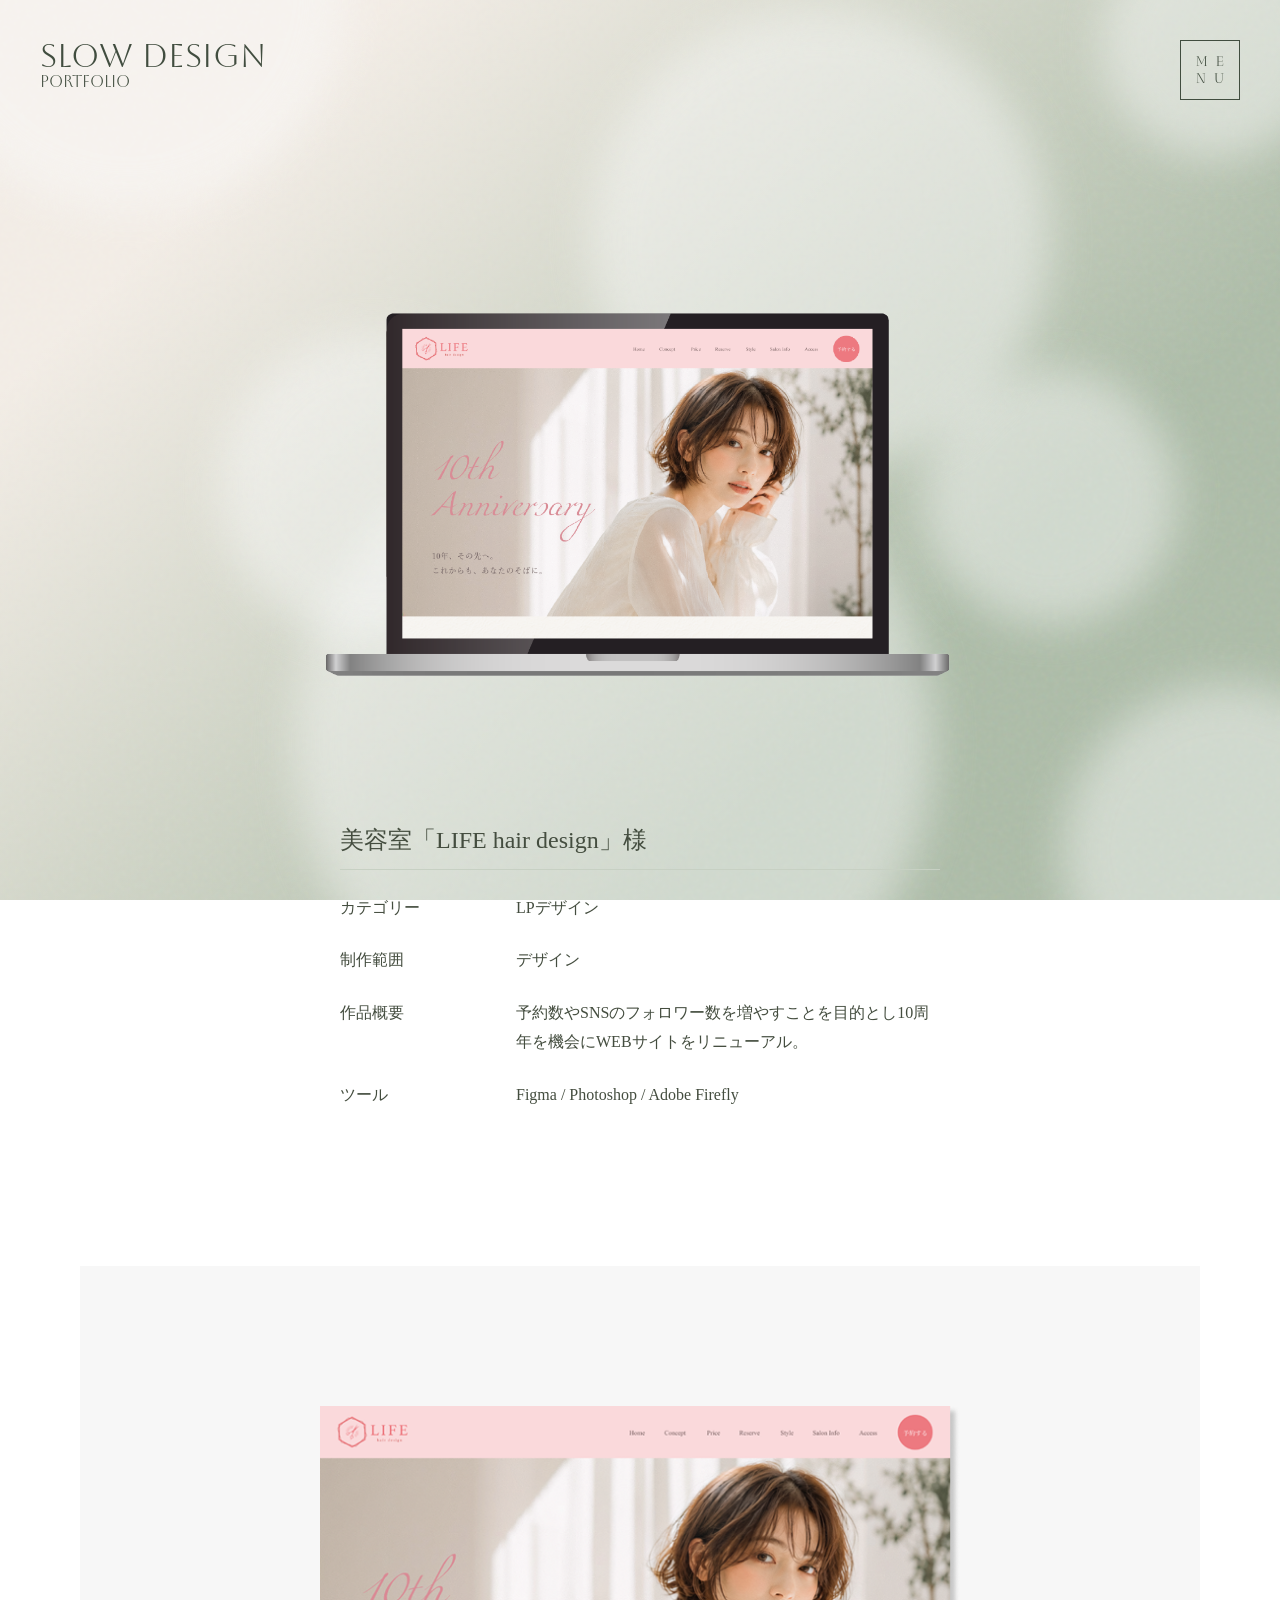
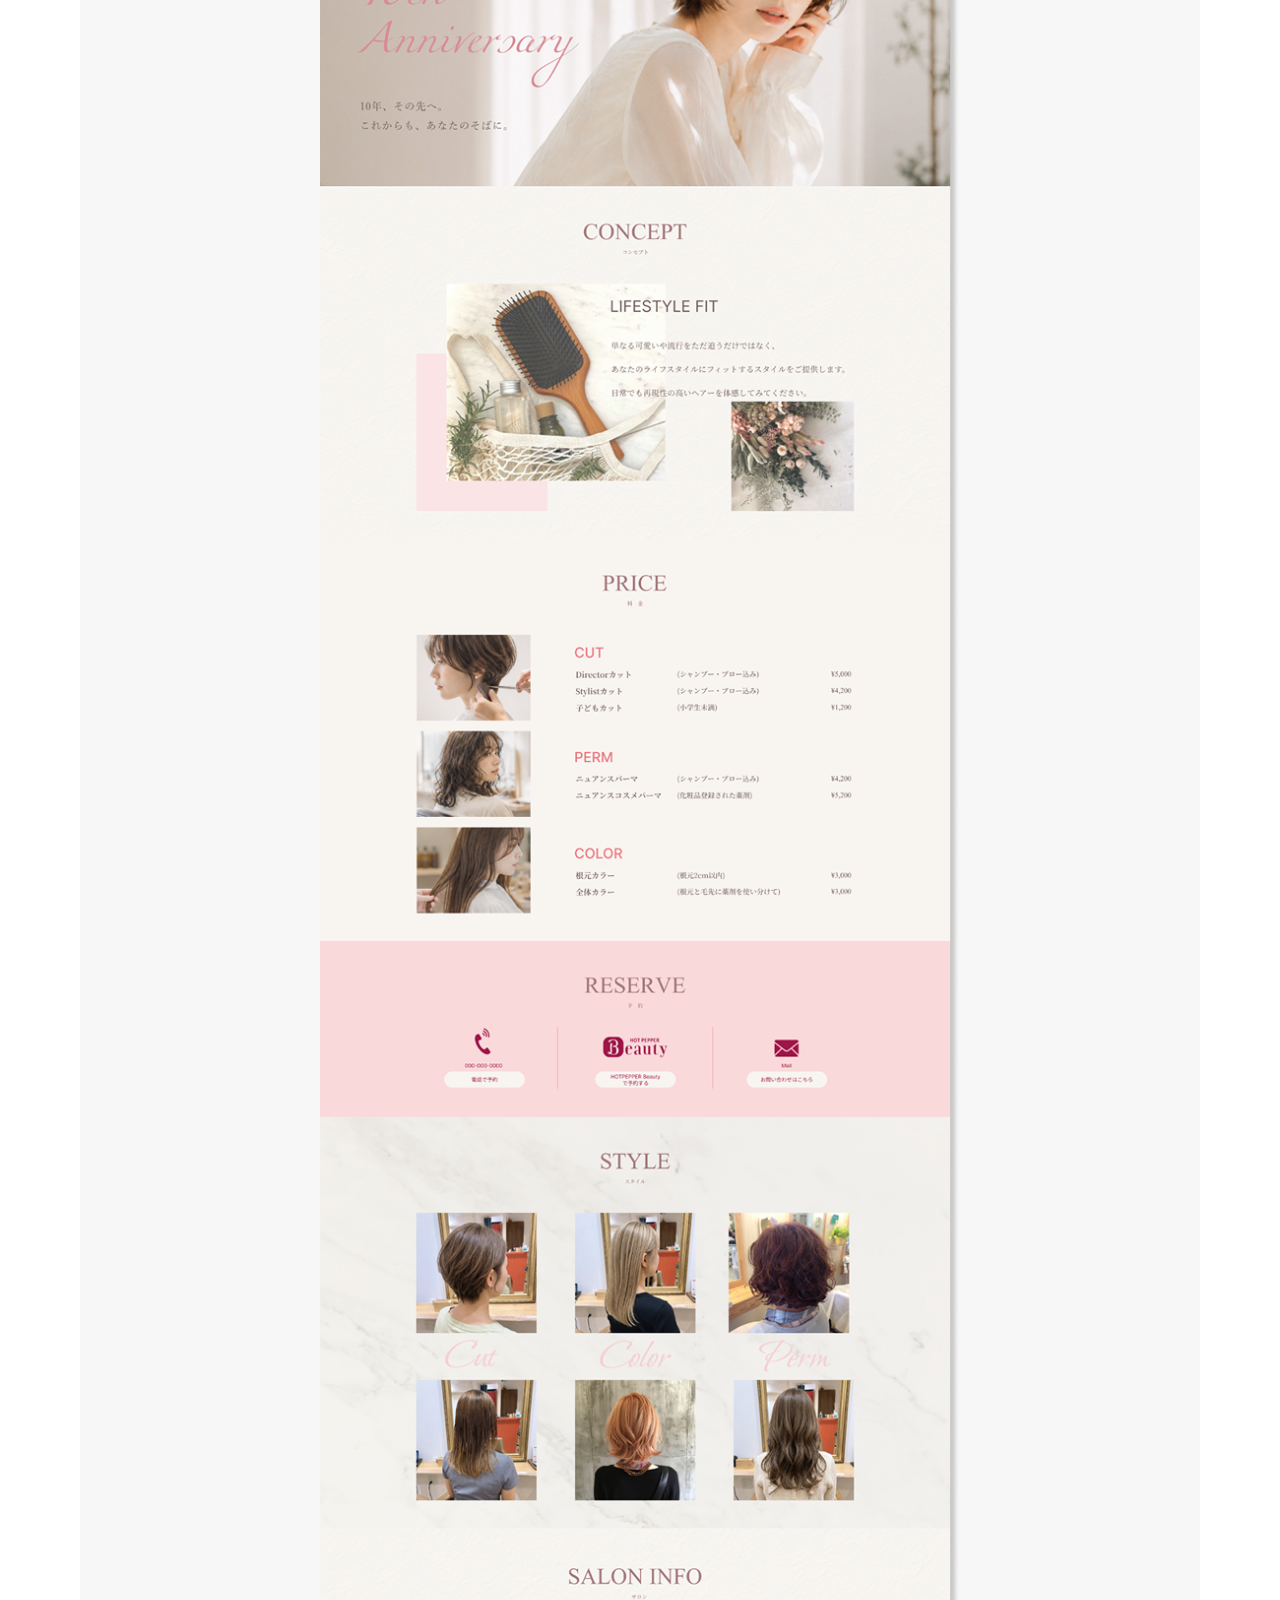
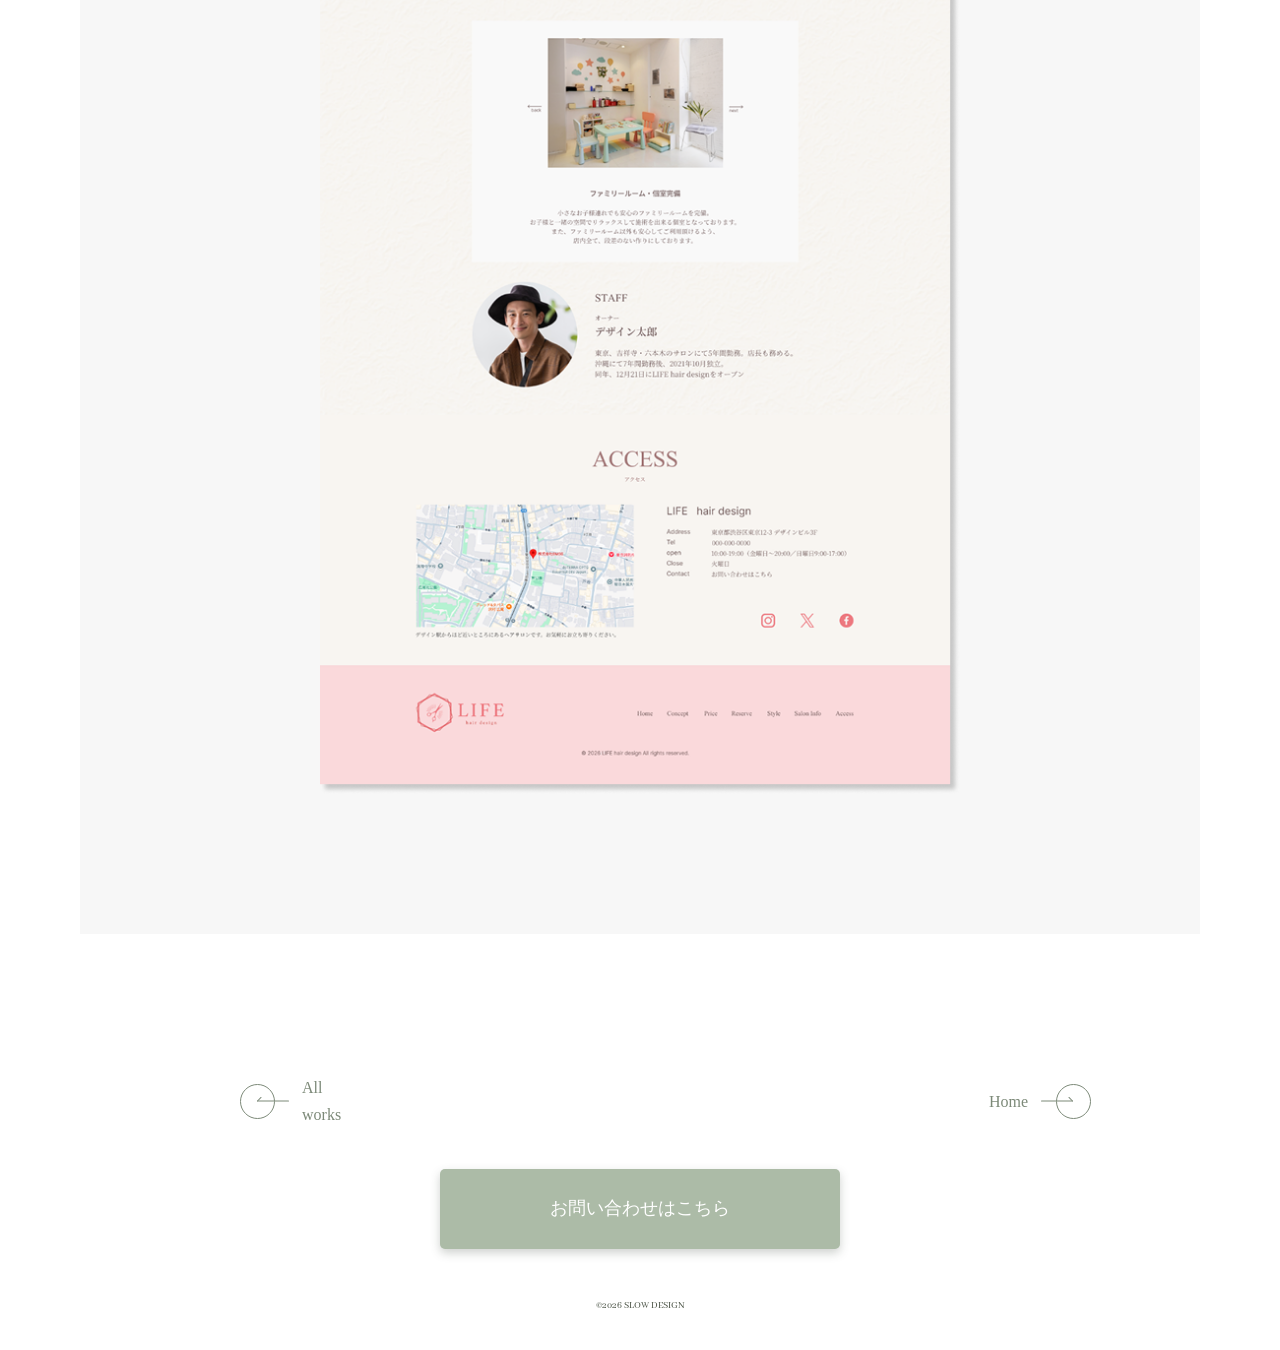
<file: portfolio/works-life.html>
<!DOCTYPE html>
<html lang="ja">
<head>
    <meta charset="UTF-8">
    <meta name="viewport" content="width=device-width, initial-scale=1.0">

    <!-- Google Fonts -->
    <link rel="preconnect" href="https://fonts.googleapis.com">
    <link rel="preconnect" href="https://fonts.gstatic.com" crossorigin>
    <link href="https://fonts.googleapis.com/css2?family=Abhaya+Libre:wght@400;500;600;700;800&family=Aboreto&family=Antic+Didone&display=swap" rel="stylesheet">

<!-- CSS -->
    <link rel="stylesheet" href="css/reset.css">
    <link rel="stylesheet" href="css/style.css">
    <link rel="stylesheet" href="css/works-life.css">
    <title>Works 01 | SLOW DESIGN PORTFOLIO</title>

  <!-- favicon -->
        <link rel="icon" href="images/favicon.png">
</head>
<body>
    <div class="background" aria-hidden="true">
        <span></span>
        <span></span>
        <span></span>
        <span></span>
        <span></span>
        <span></span>
        <span></span>
    </div>
    <!-- ヘッダー -->
    <header class="header">

    <!-- ロゴ -->
        <a class="header-logo" href="index.html" aria-label="ホームを開く">
            <span class="header-logo-main">SLOW DESIGN</span>
            <span class="header-logo-sub">PORTFOLIO</span>
        </a>
    
    <!-- メニュー -->    
        <a class="menu-button" href="menu.html" aria-label="メニューを開く">
            <span>ME</span>
            <span>NU</span>
        </a>
    </header>

    <main class="detail-main">
        <section class="detail-hero">
            <div class="detail-hero-image">
                <img src="images/mokup-04.png" alt="美容室 LIFE hair design のWebサイトデザイン">
            </div>
                
            <h1 class="detail-title">美容室「LIFE hair design」様</h1>
        </section>

        <section class="detail-info">
            <dl>
                <div class="detail-info-row">
                    <dt>カテゴリー</dt>
                    <dd>LPデザイン</dd>
                </div>

                <div class="detail-info-row">
                    <dt>制作範囲</dt>
                    <dd>デザイン</dd>
                </div>

                <div class="detail-info-row">
                    <dt>作品概要</dt>
                    <dd>
                        予約数やSNSのフォロワー数を増やすことを目的とし10周年を機会にWEBサイトをリニューアル。
                    </dd>
                </div>

                <div class="detail-info-row">
                    <dt>ツール</dt>
                    <dd>Figma / Photoshop / Adobe Firefly</dd>
                </div>
            </dl>
        </section>

        <section class="detail-fullvisual">
            <img src="images/life-lp.png" alt="LIFE hair designのWebサイト全体">
        </section>

    </main>
<!-- footer -->
    <footer class="detail-footer">
        <nav class="detail-footer-nav" aria-label="ページ移動">
            <a class="detail-allworks" href="all-works.html">
                <span class="detail-allworks-icon" aria-hidden="true">
                    <span class="arrow-allworks-icon"></span>
                </span>
                <span>All works</span>
            </a>

            <a class="detail-home" href="index.html">
                <span>Home</span>
                <span class="detail-allworks-icon detail-home-icon" aria-hidden="true">
                    <span class="arrow-home-icon"></span>
                </span>
            </a>
        </nav>

        <a class="detail-contact-button" href="contact.html">お問い合わせはこちら</a>

        <small class="detail-copyright">&copy;2026 SLOW DESIGN</small>
    </footer>


<!-- カーソル -->
    <div class="cursor" aria-hidden="true">
        <span class="cursor__glow">
            <span class="cursor__label">詳細を見る</span>
        </span>
    </div>
<script>
        const cursor = document.querySelector(".cursor");

        if (cursor && window.matchMedia("(hover: hover) and (pointer: fine)").matches) {
            const glow = cursor.querySelector(".cursor__glow");
            const buttonSelector = ".more-button, .contact-button, .menu-button, .menu-close, .menu-nav a, .detail-contact-button, .c-form__submit, .thanks-home-button";

            document.documentElement.classList.add("has-custom-cursor");

            document.addEventListener("mousemove", (event) => {
                glow.style.left = `${event.clientX}px`;
                glow.style.top = `${event.clientY}px`;
                cursor.classList.add("is-visible");
            });

            // ボタン上だけ色を切り替える //
            document.addEventListener("mouseover", (event) => {
                cursor.classList.toggle("is-on-button", !!event.target.closest(buttonSelector));
            });

            document.addEventListener("mouseleave", () => {
                cursor.classList.remove("is-visible");
                cursor.classList.remove("is-on-button");
            });
        }
    </script>
    
</body>
</html>
</file>
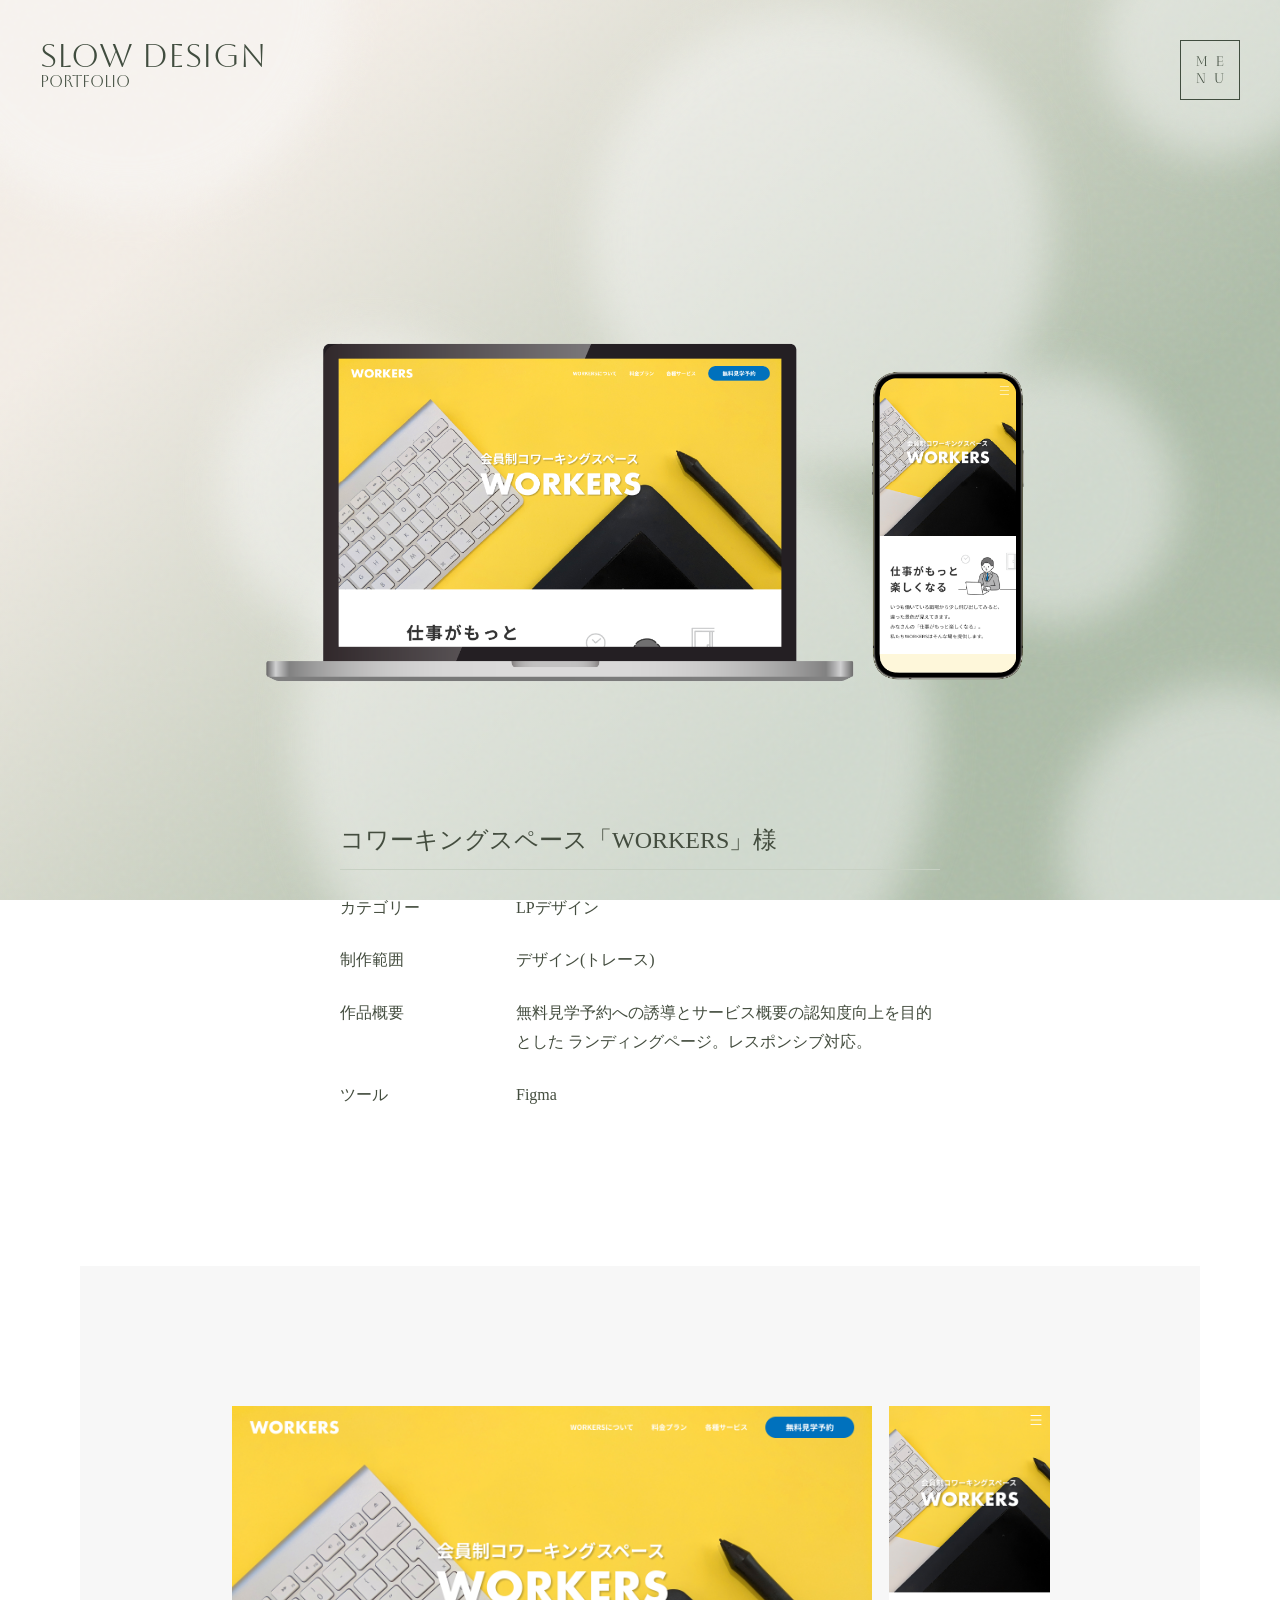
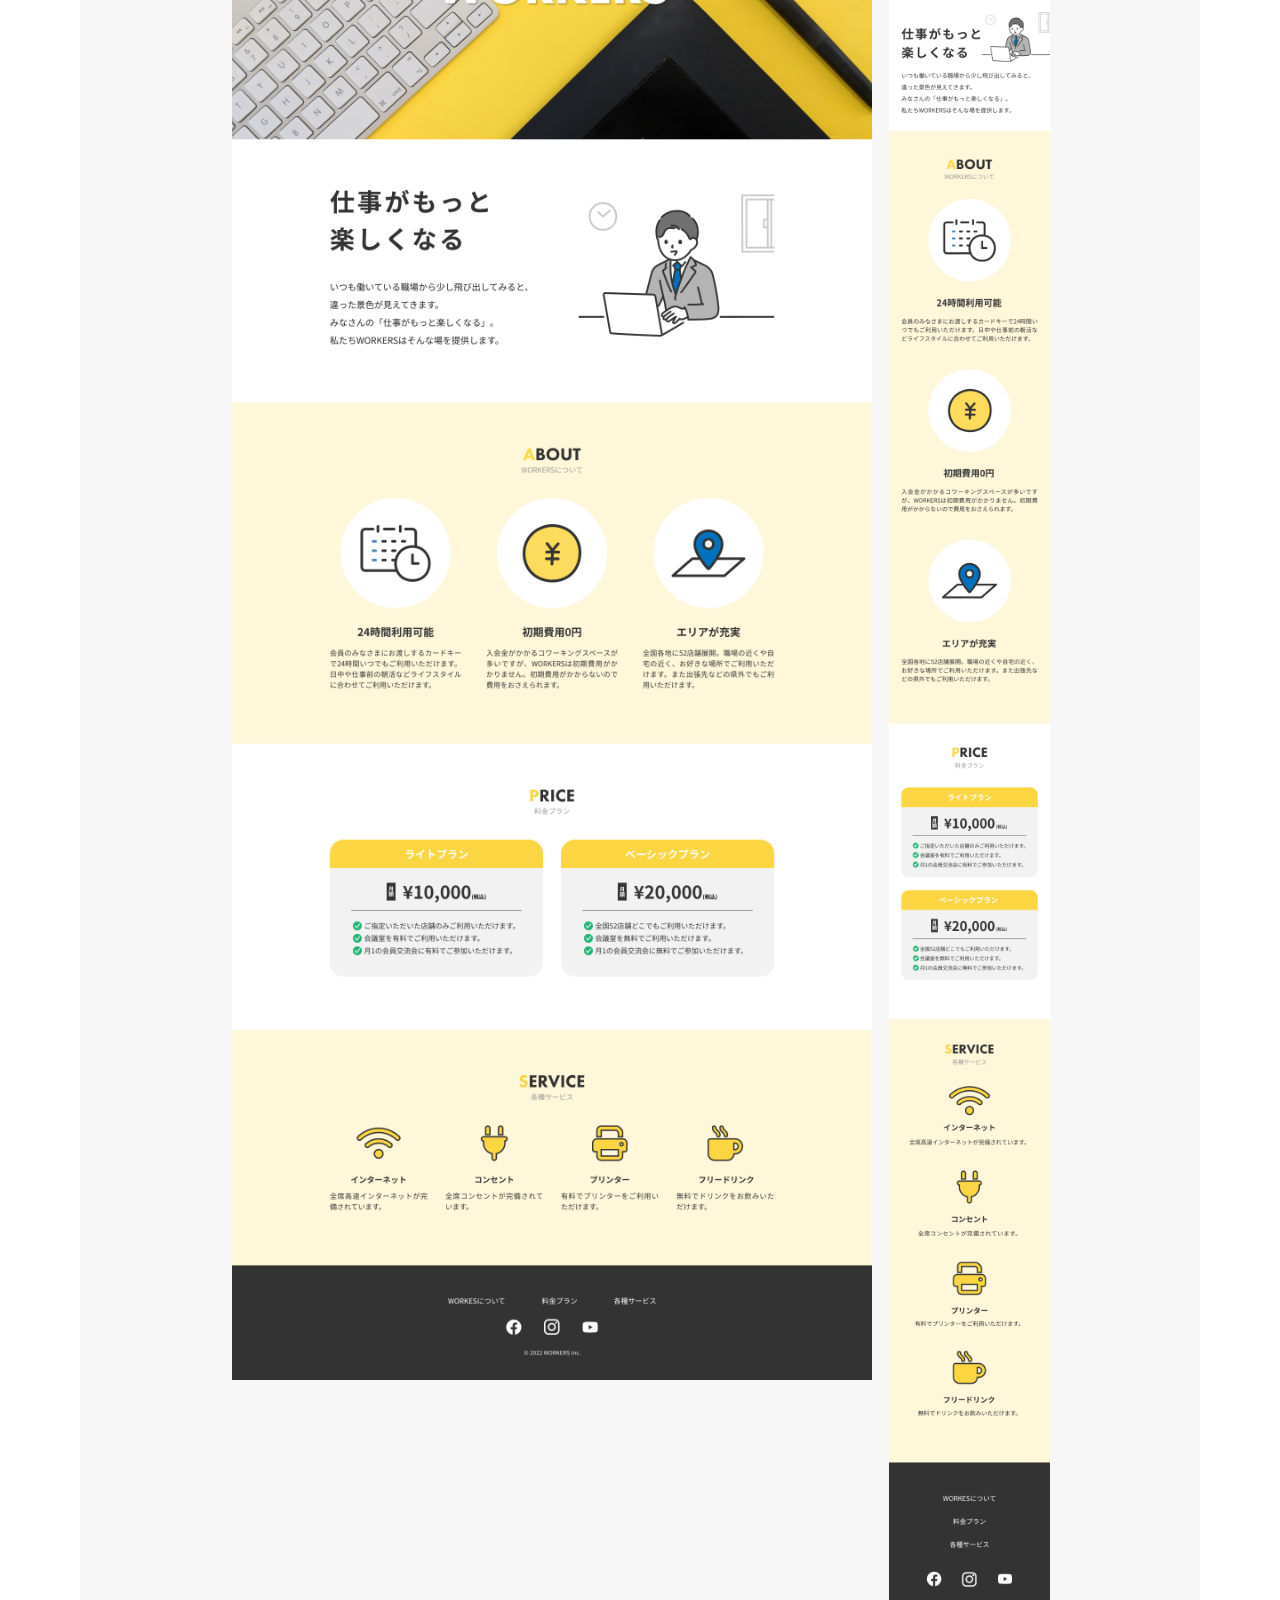
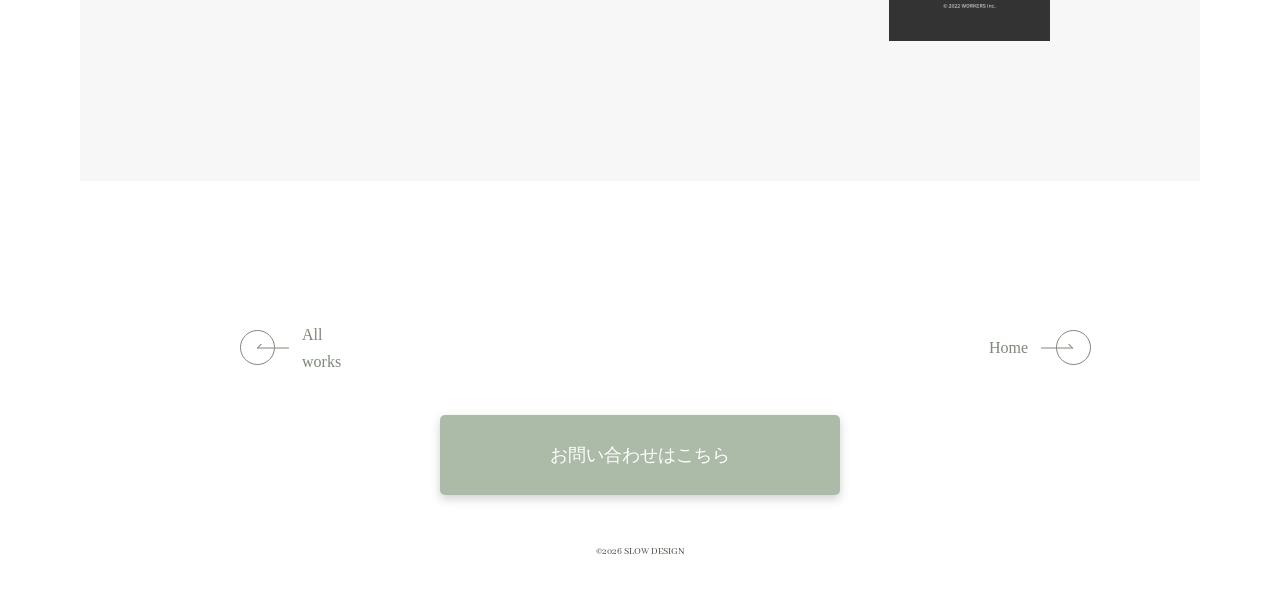
<file: portfolio/works-workers.html>
<!DOCTYPE html>
<html lang="ja">
<head>
    <meta charset="UTF-8">
    <meta name="viewport" content="width=device-width, initial-scale=1.0">

    <!-- Google Fonts -->
    <link rel="preconnect" href="https://fonts.googleapis.com">
    <link rel="preconnect" href="https://fonts.gstatic.com" crossorigin>
    <link href="https://fonts.googleapis.com/css2?family=Abhaya+Libre:wght@400;500;600;700;800&family=Aboreto&family=Antic+Didone&display=swap" rel="stylesheet">

<!-- CSS -->
    <link rel="stylesheet" href="css/reset.css">
    <link rel="stylesheet" href="css/style.css">
    <link rel="stylesheet" href="css/works-life.css">
    <title>Works 02 | SLOW DESIGN PORTFOLIO</title>

  <!-- favicon -->
        <link rel="icon" href="images/favicon.png">
</head>
<body>
    <div class="background" aria-hidden="true">
        <span></span>
        <span></span>
        <span></span>
        <span></span>
        <span></span>
        <span></span>
        <span></span>
    </div>
    <!-- ヘッダー -->
    <header class="header">

    <!-- ロゴ -->
        <a class="header-logo" href="index.html" aria-label="ホームを開く">
            <span class="header-logo-main">SLOW DESIGN</span>
            <span class="header-logo-sub">PORTFOLIO</span>
        </a>
    
    <!-- メニュー -->    
        <a class="menu-button" href="menu.html" aria-label="メニューを開く">
            <span>ME</span>
            <span>NU</span>
        </a>

    </header>

    <main class="detail-main">
        <section class="detail-hero">
            <div class="detail-hero-image">
                <img src="images/mokup-06.png" alt="WORKERS のWebサイトデザイン">
            </div>
                
            <h1 class="detail-title">コワーキングスペース「WORKERS」様</h1>
        </section>

        <section class="detail-info">
            <dl>
                <div class="detail-info-row">
                    <dt>カテゴリー</dt>
                    <dd>LPデザイン</dd>
                </div>

                <div class="detail-info-row">
                    <dt>制作範囲</dt>
                    <dd>デザイン(トレース)</dd>
                </div>

                <div class="detail-info-row">
                    <dt>作品概要</dt>
                    <dd>
                        無料見学予約への誘導とサービス概要の認知度向上を目的とした ランディングページ。レスポンシブ対応。
                    </dd>
                </div>

                <div class="detail-info-row">
                    <dt>ツール</dt>
                    <dd>Figma</dd>
                </div>
            </dl>
        </section>

        <section class="detail-fullvisual">
            <div class="detail-fullvisual-pair">
                <img src="images/workers.png" alt="WORKERSのPC版Webサイト全体">
                <img src="images/workers_sp.png" alt="WORKERSのSP版Webサイト全体">
            </div>
        </section>

    </main>
<!-- footer -->
    <footer class="detail-footer">
        <nav class="detail-footer-nav" aria-label="ページ移動">
            <a class="detail-allworks" href="all-works.html">
                <span class="detail-allworks-icon" aria-hidden="true">
                    <span class="arrow-allworks-icon"></span>
                </span>
                <span>All works</span>
            </a>

            <a class="detail-home" href="index.html">
                <span>Home</span>
                <span class="detail-allworks-icon detail-home-icon" aria-hidden="true">
                    <span class="arrow-home-icon"></span>
                </span>
            </a>
        </nav>

        <a class="detail-contact-button" href="contact.html">お問い合わせはこちら</a>

        <small class="detail-copyright">&copy;2026 SLOW DESIGN</small>
    </footer>


<!-- カーソル -->
    <div class="cursor" aria-hidden="true">
        <span class="cursor__glow">
            <span class="cursor__label">詳細を見る</span>
        </span>
    </div>
<script>
        const cursor = document.querySelector(".cursor");

        if (cursor && window.matchMedia("(hover: hover) and (pointer: fine)").matches) {
            const glow = cursor.querySelector(".cursor__glow");
            const buttonSelector = ".more-button, .contact-button, .menu-button, .menu-close, .menu-nav a, .detail-contact-button, .c-form__submit, .thanks-home-button";

            document.documentElement.classList.add("has-custom-cursor");

            document.addEventListener("mousemove", (event) => {
                glow.style.left = `${event.clientX}px`;
                glow.style.top = `${event.clientY}px`;
                cursor.classList.add("is-visible");
            });

            // ボタン上だけ色を切り替える //
            document.addEventListener("mouseover", (event) => {
                cursor.classList.toggle("is-on-button", !!event.target.closest(buttonSelector));
            });

            document.addEventListener("mouseleave", () => {
                cursor.classList.remove("is-visible");
                cursor.classList.remove("is-on-button");
            });
        }
    </script>    


</body>
</html>
</file>
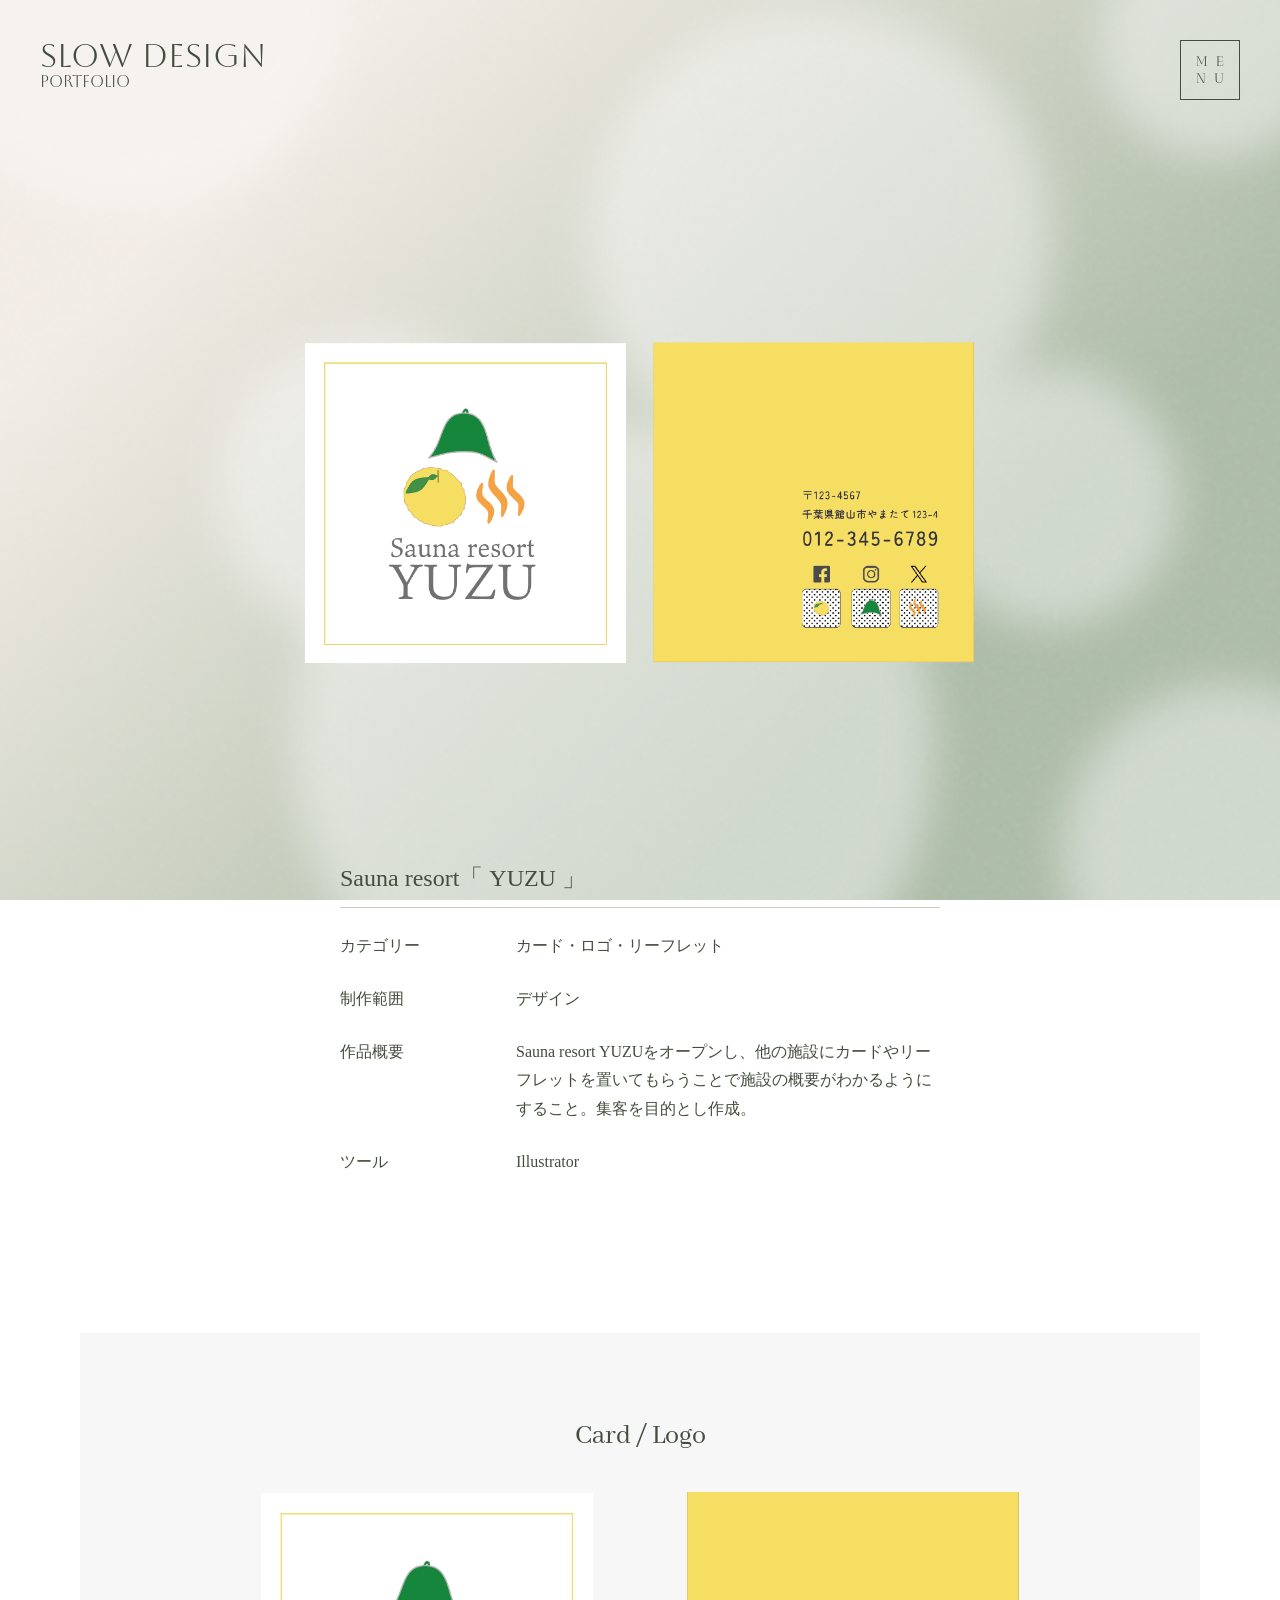
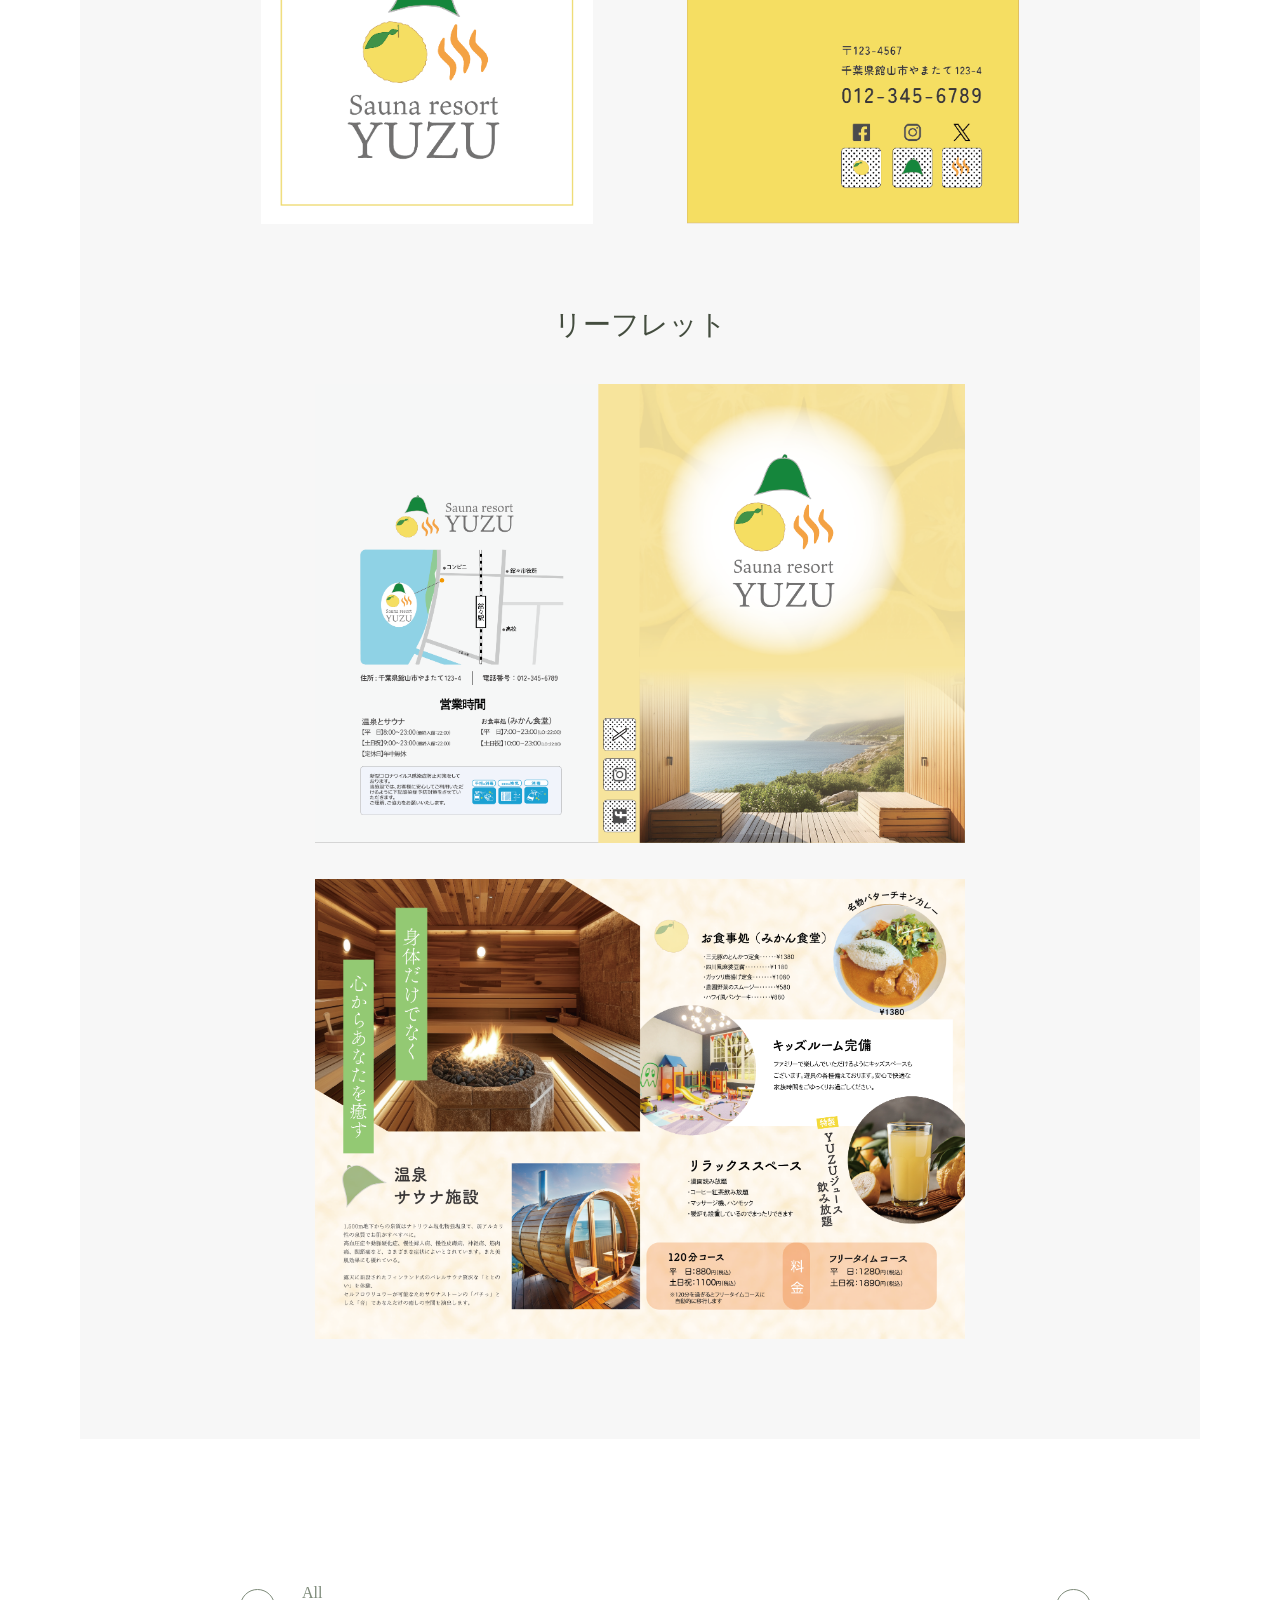
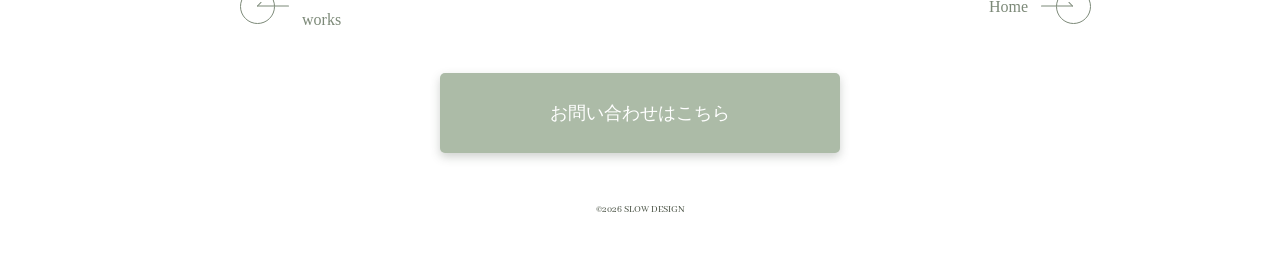
<file: portfolio/works-yuzu.html>
<!DOCTYPE html>
<html lang="ja">
<head>
    <meta charset="UTF-8">
    <meta name="viewport" content="width=device-width, initial-scale=1.0">

    <!-- Google Fonts -->
    <link rel="preconnect" href="https://fonts.googleapis.com">
    <link rel="preconnect" href="https://fonts.gstatic.com" crossorigin>
    <link href="https://fonts.googleapis.com/css2?family=Abhaya+Libre:wght@400;500;600;700;800&family=Aboreto&family=Antic+Didone&display=swap" rel="stylesheet">

<!-- CSS -->
    <link rel="stylesheet" href="css/reset.css">
    <link rel="stylesheet" href="css/style.css">
    <link rel="stylesheet" href="css/works-life.css">
    <title>Works 07 | SLOW DESIGN PORTFOLIO</title>

  <!-- favicon -->
        <link rel="icon" href="images/favicon.png">
</head>
<body>
    <div class="background" aria-hidden="true">
        <span></span>
        <span></span>
        <span></span>
        <span></span>
        <span></span>
        <span></span>
        <span></span>
    </div>
    <!-- ヘッダー -->
    <header class="header">

    <!-- ロゴ -->
        <a class="header-logo" href="index.html" aria-label="ホームを開く">
            <span class="header-logo-main">SLOW DESIGN</span>
            <span class="header-logo-sub">PORTFOLIO</span>
        </a>
    
    <!-- メニュー -->    
        <a class="menu-button" href="menu.html" aria-label="メニューを開く">
            <span>ME</span>
            <span>NU</span>
        </a>
    </header>

    <main class="detail-main">
        <section class="detail-hero">
            <div class="detail-hero-image">
                <img src="images/mokup-07.png" alt="Sauna resort「 YUZU 」">
            </div>
                
            <h1 class="detail-title">Sauna resort「 YUZU 」</h1>
        </section>

        <section class="detail-info">
            <dl>
                <div class="detail-info-row">
                    <dt>カテゴリー</dt>
                    <dd>カード・ロゴ・リーフレット</dd>
                </div>

                <div class="detail-info-row">
                    <dt>制作範囲</dt>
                    <dd>デザイン</dd>
                </div>

                <div class="detail-info-row">
                    <dt>作品概要</dt>
                    <dd>
                        Sauna resort YUZUをオープンし、他の施設にカードやリーフレットを置いてもらうことで施設の概要がわかるようにすること。集客を目的とし作成。
                    </dd>
                </div>

                <div class="detail-info-row">
                    <dt>ツール</dt>
                    <dd>Illustrator</dd>
                </div>
            </dl>
        </section>

        <section class="yuzu-gallery">
            <div class="yuzu-gallery-block">
                <h2 class="yuzu-gallery-title en-text">Card / Logo</h2>
                <div class="yuzu-card-grid">
                    <img src="images/yuzu-card1.png" 
                        alt="Sauna resort YUZUのロゴカード">
                    <img src="images/yuzu-card2.png" 
                         alt="Sauna resort YUZUのショップカード">
                </div>
            </div>

            <div class="yuzu-leaflet">
                <h2 class="yuzu-gallery-title">リーフレット</h2>
                <img class="yuzu-leaflet-image-top"
                    src="images/yuzu-pf.png" 
                        alt="YUZUのリーフレット表紙">
                <img class="yuzu-leaflet-image-bottom"
                    src="images/yuzu-pf2.png" 
                         alt="YUZUのリーフレット裏">
            </div>
        </section>

    </main>
<!-- footer -->
    <footer class="detail-footer">
        <nav class="detail-footer-nav" aria-label="ページ移動">
            <a class="detail-allworks" href="all-works.html">
                <span class="detail-allworks-icon" aria-hidden="true">
                    <span class="arrow-allworks-icon"></span>
                </span>
                <span>All works</span>
            </a>

            <a class="detail-home" href="index.html">
                <span>Home</span>
                <span class="detail-allworks-icon detail-home-icon" aria-hidden="true">
                    <span class="arrow-home-icon"></span>
                </span>
            </a>
        </nav>

        <a class="detail-contact-button" href="contact.html">お問い合わせはこちら</a>

        <small class="detail-copyright">&copy;2026 SLOW DESIGN</small>
    </footer>


<!-- カーソル -->
    <div class="cursor" aria-hidden="true">
        <span class="cursor__glow">
            <span class="cursor__label">詳細を見る</span>
        </span>
    </div>
<script>
        const cursor = document.querySelector(".cursor");

        if (cursor && window.matchMedia("(hover: hover) and (pointer: fine)").matches) {
            const glow = cursor.querySelector(".cursor__glow");
            const buttonSelector = ".more-button, .contact-button, .menu-button, .menu-close, .menu-nav a, .detail-contact-button, .c-form__submit, .thanks-home-button";

            document.documentElement.classList.add("has-custom-cursor");

            document.addEventListener("mousemove", (event) => {
                glow.style.left = `${event.clientX}px`;
                glow.style.top = `${event.clientY}px`;
                cursor.classList.add("is-visible");
            });

            // ボタン上だけ色を切り替える //
            document.addEventListener("mouseover", (event) => {
                cursor.classList.toggle("is-on-button", !!event.target.closest(buttonSelector));
            });

            document.addEventListener("mouseleave", () => {
                cursor.classList.remove("is-visible");
                cursor.classList.remove("is-on-button");
            });
        }
    </script>

</body>
</html>
</file>
<file: portfolio/css/style.css>
@charset "utf-8";


html {
scroll-behavior: smooth;
}

body {
color: #444d3f;
font-family: "Yu Mincho", "YuMincho", serif;
font-weight: 400;
line-height: 1.7;
}


/* =========================
   Font
========================= */

/* セクションタイトル */
.section-title {
font-family: "Antic Didone", serif;
}

/* ロゴ */
.header-logo {
    font-family: "Aboreto",serif;
}
/* その他の英語 */
.en-text {
font-family: "Abhaya Libre", serif;
}


/*==========
background
============*/

.background {
    position: fixed;
    inset: 0;
    z-index: 0;
    overflow: hidden;

    background: linear-gradient(
        135deg,
        #F2ECE5 18%,
        #ACBBA7 72%,
        #ACBBA7 100%
    );
}
/*
.background span {
    translate: 0 0;
    transition: transform 2.6s ease, opacity 2.6s ease;
}

.background.mist-hidden span {
    animation: mist-flow-up 7s ease-in forwards;
}

.background.mist-hidden span:nth-child(1) { transition-delay: 0s; }
.background.mist-hidden span:nth-child(2) { transition-delay: 0.5s; }
.background.mist-hidden span:nth-child(3) { transition-delay: 1s; }
.background.mist-hidden span:nth-child(4) { transition-delay: 1.5s; }
.background.mist-hidden span:nth-child(5) { transition-delay: 2s; }
.background.mist-hidden span:nth-child(6) { transition-delay: 2.5s; }
.background.mist-hidden span:nth-child(7) { transition-delay: 3s; }

@keyframes mist-flow-up {
    from {
        transform: translateY(0) scale(1);
        opacity: 0.45;
    }

    to {
        transform: translateY(-110vh) scale(0.9);
        opacity: 0;
    }
}
*/

/* 霞んだ丸 */
.background span {
    position: absolute;
    display: block;
    width: 34vw;
    aspect-ratio: 1;
    border-radius: 50%;
    background: #fbfbfb;
    filter: blur(22px);
    opacity: 0.45;
    translate: 0 0;
    animation: background-mist-float 2s ease-in-out infinite alternate;

    /*　復活時の動き（ふわっと戻る） */
    transition: translate 2.4s ease-out, opacity 2.4s ease-out;
}

/* 復活時：順番にずらして戻る */
.background span:nth-child(1) { transition-delay: 0s; }
.background span:nth-child(2) { transition-delay: 0.15s; }
.background span:nth-child(3) { transition-delay: 0.3s; }
.background span:nth-child(4) { transition-delay: 0.45s; }
.background span:nth-child(5) { transition-delay: 0.6s; }
.background span:nth-child(6) { transition-delay: 0.75s; }
.background span:nth-child(7) { transition-delay: 0.9s; }

/* 登って消える */
.background.mist-hidden span {
    translate: 0 -110vh;
    opacity: 0;
    transition: translate 4s ease-in, opacity 4s ease-in;
}

.background.mist-hidden span:nth-child(1) { transition-delay: 0s; }
.background.mist-hidden span:nth-child(2) { transition-delay: 0.3s; }
.background.mist-hidden span:nth-child(3) { transition-delay: 0.6s; }
.background.mist-hidden span:nth-child(4) { transition-delay: 0.9s; }
.background.mist-hidden span:nth-child(5) { transition-delay: 1.2s; }
.background.mist-hidden span:nth-child(6) { transition-delay: 1.5s; }
.background.mist-hidden span:nth-child(7) { transition-delay: 1.8s; }



/* 丸の初期位置と大きさをそれぞれかえる */
.background span:nth-child(1) {
    top: -25%;
    left: -7%;
}

.background span:nth-child(2) {
    top: 41%;
    right: 8%;
    width: 20vw;
    animation-delay: -2s;
}

.background span:nth-child(3) {
    top: 47%;
    right: 27%;
    width: 50vw;
    animation-delay: -4s;
}

.background span:nth-child(4) {
    top: -8%;
    right: -4%;
    width: 18vw;
    animation-delay: -1s;
}

.background span:nth-child(5) {
    top: 1%;
    right: 18%;
    width: 36vw;
    animation-delay: -3s;
}

.background span:nth-child(6) {
    top: 37%;
    right: 59%;
    width: 24vw;
    animation-delay: -2s;
}

.background span:nth-child(7) {
    top: 76%;
    right: -9%;
    width: 26vw;
    animation-delay: -4s;
}

@keyframes background-mist-float {
    from {
        transform: translate(0, 0) scale(0.85);
    }

    to {
        transform:translate(22px, -18px) scale(1.15);
    }
}


.background::after {
    position: absolute;
    inset: 0;
    z-index: 1;
    content: "";
    pointer-events: none;
    opacity: 0.25;
    mix-blend-mode: soft-light;
    background-image: url("data:image/svg+xml,%3Csvg viewBox='0 0 180 180' xmlns='http://www.w3.org/2000/svg'%3E%3Cfilter id='n'%3E%3CfeTurbulence type='fractalNoise' baseFrequency='.9' numOctaves='3' stitchTiles='stitch'/%3E%3C/filter%3E%3Crect width='100%25' height='100%25' filter='url(%23n)' opacity='.9'/%3E%3C/svg%3E");
}

/*==========
ヘッダー　ロゴ
===========*/

.header-logo {
    position: fixed;
    top: 40px;
    left: 40px;
    z-index: 10;
    display: flex;
    flex-direction: column;
    gap: 2px;
    color: #414D3F;
    font-family: "Aboreto",serif;
}

.header-logo-main {
    font-size: 32px;
    line-height: 1;
}
.header-logo-sub {
    font-size: 16px;
    line-height: 1;
}


/*==========
ヘッダー　MENU
===========*/

.menu-button {
    position: fixed;
    top: 40px;
    right: 40px;
    width: 60px;
    height: 60px;
    display: flex;
    flex-direction: column;
    gap: 3px;
    justify-content: center;
    align-items: center;

    border: 1px solid #414D3F;
    background: transparent;
    color: #414D3F;
    font-family: "Antic Didone", serif;
    font-size: 14px;
    line-height: 1;
    letter-spacing: 0.6em;

    cursor: pointer;
    z-index: 10;
    transition: background-color 0.3s ease, color 0.3s, border-color 0.3s ease;
}

.menu-button:hover,
.menu-button:focus-visible {
    background-color: #7C8978;
    border-color: #7C8978;
    color: #F2F0EC;
}

.menu-button span {
    transform: translateX(0.3em);
}

/*==========
FV
===========*/
.fv-main {
    position: relative;
    padding-top: 70vh;
}

.fv-content {
    width: 100%;
}


/* FVコピー */
.fv-copy {
    margin-left: 15%;
    display: flex;
    flex-direction: column;
    gap: 16px;
}
.fv-copy-main {
    font-size: 24px;
}
.fv-copy-sub {
    font-size: 32px;
    margin-left: 290px;
}

/* ============
スクロールダウン
================ */
.scroll {
    margin-top: 80px;     
    display: flex;
    flex-direction: column;
    align-items: center;
    gap: 12px;
}

.scroll-text {
    writing-mode: vertical-lr;
    font-family: "Abhaya Libre", serif;
    font-size: 12px;
}
.scroll-line {
    position: relative;
    overflow: hidden;
    width: 1px;
    height: 80px;
    background-color: #C7D0C3;
}

.scroll-line::after {
    position: absolute;
    inset: 0;
    background-color: #444d3f;
    content: "";
    transform: scaleY(0);
    transform-origin: top;
    animation: scroll-line-flow 2.5s cubic-bezier(1, 0, 0, 1) infinite;
}

@keyframes scroll-line-flow {
    0% {
        transform: scaleY(0);
        transform-origin: top;
    }

    50% {
        transform: scaleY(1);
        transform-origin: top;
    }

    50.1% {
        transform: scaleY(1);
        transform-origin: bottom;
    }

    100% {
        transform: scaleY(0);
        transform-origin: bottom;
    }
}

/* サブコピー */
.sub-copy {
    margin-top: 80px;
    text-align: center;
    font-size: 20px;
}

/* サブコピーの動き*/
.text-reveal {
    opacity: 1;
    transform: translateY(0);
    transition: opacity 1.5s ease, transform 1.5s ease;
}

.js .text-reveal:not(.is-visible) {
    opacity: 0;
    transform: translateY(16px);
}

.sub-copy .text-reveal:nth-child(2) {
    transition-delay: 0.7s;
}

@media (prefers-reduced-motion: reduce) {
    .text-reveal {
        transition: none;
        transition-delay: 0s;
        transform: none;
        opacity: 1;
    }
}




/*==========
ABOUT 
===========*/

.about {
    position: relative;
    min-height: 252px;
    margin-top: 240px;
    padding: 0 12% 0;

}

.about-title {
    position: absolute;
    top: 0;
    left: 15%;
    margin: 0;
    writing-mode: vertical-rl;
    font-size: 64px;
    font-weight: 400;
    line-height: 1;
    color: #fbfbfb;
}

.about-content {
    width: min(800px, calc(100% - 40px));
    margin-inline: auto;
}

.about-text {
    width: fit-content;
    max-width: 100%;
    font-size: 14px;
    margin-inline: auto;
    text-align: left;
    line-height: 2;
    letter-spacing: 2%;
}

.about-text p + p {
    margin-top: 8px;
}
/* ふわっと　*/
.advanced {
    --ease-out-puint: cubic-bezier(0.22, 1, 0.36, 1);
    --ease-out-cubic: cubic-bezier(0.33, 1, 0.68, 1);

    opacity: 0;
    translate: 0 13%;
    transition: opacity 2.2s var(--ease-out-cubic),
    translate 2.2s var(--ease-out-puint);
}

.advanced.isActive {
    opacity: 1;
    translate: 0 0;
}

.more-button {
    display: flex;
    align-items: center;
    padding-left: 43px;
    width: 180px;
    min-height: 36px;
    margin: 40px 0 0 auto;
    border-radius: 5px;
    background: #F2F0EC;
    box-shadow: 0 3px 8px rgb(65 77 63 / 25%);
    color: #7C8978;
    font-family: "Abhaya Libre", serif;
    font-size: 16px;
    text-decoration: none;
}

/* and more の右矢印 */
.more-button {
    position: relative;
    display: flex;
    align-items: center;

}

.more-arrow {
    position: absolute;
    right: 16px;
    width: 20px;
    height: 1px;
    background: #7C8978;
}

.more-arrow::after {
    position: absolute;
    top: -4px;
    right: 0;
    width: 8px;
    height: 8px;
    border-top: 1px solid #7C8978;
    border-right: 1px solid #7C8978;
    content: "";
    transform: rotate(45deg);
}


/* ホバー時に色変える */
.more-button {
    
    transition: transform 0.3s ease, background-color 0.3s ease, border-color 0.3s ease;
}

.more-arrow,
.more-arrow::after {
    transition: background-color 0.3s ease, border-color 0.3s ease;
}
@media (hover: hover) and (pointer: fine) {
    .more-button:hover,
    .more-button:focus-visible {
        transform: scale(1.05);
        background-color: #7C8978;
        color: #F2F0EC;
    }

    .more-button:hover .more-arrow {
        background-color: #F2F0EC;
    }
    .more-button:hover .more-arrow::after {
        border-color: #F2F0EC;
    }
}

@media (hover: none) and (pointer: coarse) {
    .more-button:active {
        transform: scale(1.05);
        background-color: #7c8978;
        color: #F2F0EC;
    }

    .more-button:active .more-arrow {
        background-color: #F2F0EC;
    }

    .more-button:active .more-arrow::after {
        border-color: #F2F0EC;
    }
}



/*==============
Works slider
================*/
.works {
    position: relative;
    margin-top: 240px;
}

.works-title {
    position: absolute;
    top: 0;
    left: 15%;
    margin: 0;
    color: #fbfbfb;
    font-size: 64px;
    font-weight: 400;
    line-height: 1;
    writing-mode: vertical-rl;
}

.works-content {
    width: min(800px, calc(100% - 64px));
    margin-inline: auto;
}

/*画像を中央に、左のタイトルに近づく幅では縮める */
.works-slider {
    width: min(650px, calc(70vw - 140px));
    margin-inline: auto;
    overflow: hidden;
}

.works-track {
    display: flex;
    width: 100%;
    transition: transform 0.8s ease;
    will-change: transform;
}

.works-slide {
    display: flex;
    flex: 0 0 100%;
    flex-direction: column;
    min-width: 0;
}

.works-category {
    margin: 0 0 12px;
    color: #444d3f;
    font-size: 32px;
    font-family: "Antic Didone", serif;
    font-weight: 400;
}

.works-image {
    display: block;
    width: 100%;
    aspect-ratio: 16 / 9;
    place-items: center;
    overflow: hidden;
}

.works-link {
    position: relative;
    display: block;
    width: 100%;
    height: 100%;
}

.works-image img {
    display: block;
    width: 100%;
    height: 100%;
    object-fit: contain;
    transition: transform 0.6s ease;
}



.works-caption {
    margin: 12px 0 0;
    text-align: right;
}

/* ドットナビ */
.works-dots {
    display: flex;
    justify-content: center;
    gap: 12px;
    margin-top: 20px;
}

.works-dot {
    width: 9px;
    height: 9px;
    padding: 0;
    border: 0;
    border-radius: 50%;
    background: #C7D0C3;
    cursor: pointer;
}

.works-dot.is-active {
    background: #444d3f;
    transform: scale(1.2);
}


/* and more の右矢印 */
.works-more {
    position: relative;
    display: flex;
    align-items: center;

}

.more-arrow {
    position: absolute;
    right: 16px;
    width: 20px;
    height: 1px;
    background: #7C8978;
}

.more-arrow::after {
    position: absolute;
    top: -4px;
    right: 1px;
    width: 9px;
    height: 9px;
    border-top: 1px solid #7C8978;
    border-right: 1px solid #7C8978;
    content: "";
    transform: rotate(45deg);
}


@media (hover: hover) and (pointer: fine) {
    .works-link:hover img,
    .works-link:focus-visible img {
        transform: scale(1.06);
    }
}

/*==========
Service
==========*/
.service {
    position: relative;
    margin-top: 240px;
    padding-bottom: 240px;
}

.service::after {
    position: absolute;
    right: 0;
    bottom: 0;
    left: 0;
    z-index: -1;
    height: 45%;
    background: linear-gradient(110deg, #F2ECE5, #ACBBA7);
    content: "";
}

.service-title {
    position: absolute;
    top: 0;
    left: 15%;
    margin: 0;
    color: #fbfbfb;
    font-size: 64px;
    font-weight: 400;
    line-height: 1;
    writing-mode: vertical-rl;
}

.service-cards {
    display: flex;
    justify-content: center;
    gap: 40px;
    width: min(800px, calc(100% - 64px));
    margin-inline: auto;
}

.service-card {
    position: relative;
    box-sizing: border-box;
    flex: 0 1 380px;
    min-height: 430px;
    padding: 80px 40px 40px;
    background: #f2f0ecc7;
    box-shadow: 0 4px 12px rgb(65 77 63 / 30%);
}

.service-number1 {
    margin: 0;
    text-align: left;
    font-family: "Antic Didone", serif;
    font-size: 48px;
}

.service-number2 {
    margin: 0;
    text-align: right;
    font-family: "Antic Didone", serif;
    font-size: 48px;
}

.service-curve-left {
    width: 100%;
    height: 42px;
    margin: 4px 0 16px 41px;
}

.service-curve-left img {
    max-width: none;
    width: 100%;
}

@media screen and (max-width: 767px) {
    .service-curve-left {
        margin-left: 40px;
    }
    .service-curve-left img {
        max-width: 100%;
        width: auto;
    }

}

.service-curve-right {
    width: 100%;
    height: 42px;
    margin: 4px 0 16px;
    margin-left: -40px;
}

@media screen and (max-width: 890px) {
    .service-curve-right {
        margin-left: -40px;
    }
}

.service-curve img {
    display: block;
    width: 100%;
    height: 100%;
    object-fit: fill;
}

.service-name {
    margin: 0;
    color: #98a692;
    font-family: "Antic Didone", serif;
    font-size: 48px;
    font-weight: 400;
}

.service-lead {
    margin: 36px 0 24px;
    font-size: 17px;
}

.service-description {
    font-size: 14px;
    line-height: 1.8;
}

.service-details {
    font-size: 14px;
    margin-top: 24px;
    padding-top: 24px;
    border-top: 1px solid #C7D0C3;
}

.service-details p {
    font-size: 13px;
    margin: 0 0 16px;
}

.service-details ul {
    margin: 0;
    padding: 0;
    list-style: none;
}

.service-details li::before {
    content: "・";
}

/*============
contact
=============*/
.contact {
    position: relative;
    display: flex;
    align-items: center;
    justify-content: center;
}
.contact-title {
    position: absolute;
    top: 50%;
    left: 15%;
    margin: 0;
    color: #fbfbfb;
    font-size: 64px;
    font-weight: 400;
    line-height: 1;
    writing-mode: vertical-rl;
    transform: translateY(-50%);
}

.contact-content {
    width: min(100%, 0);
    margin-inline: auto;
}

.contact-content p {
    margin: 0;
    font-size: 14px;
    line-height: 1.8;
    text-align: left;
}

.contact-button {
    position: relative;
    display: flex;
    align-items: center;
    justify-content: center;
    width: min(100%, 300px);
    min-height: 64px;
    margin: 40px auto 0;
    border-radius: 5px;
    background: #ACBBA7;
    box-shadow: 0 4px 10px rgb(65 77 63 / 25%);
    color: #fff;
    font-size: 16px;
    text-decoration: none;
}


/* ホバー時に色変える・Zoom */
.contact-button {
    transition: transform 0.3s ease, background-color 0.3s ease, color 0.3s ease;
}

.contact-button:hover {
    background-color: #7C8978;
    color: #F2F0EC;
}


.footer {
    position: relative;
    padding-top: 140px;
    text-align: center;
}

.copyright {
    display: block;
    margin: 0;
    font-size: 10px;
}

.contact-button:hover,
.contact-button:focus-visible {
    transform: scale(1.05);
}

/* =============
ローディング画面
================ */
.site-loader {
    position: fixed;
    inset: 0;
    z-index: 9999;
    display: grid;
    place-items: center;
    overflow: hidden;
    background: #ACBBA7;
    color: #f2f0eccf;
}

.loader-content {
    position: relative;
    z-index: 2;
    width: min(280px, 70vw);
    text-align: center;
    transition: opacity 0.5s ease;
}

.loader-logo {
    margin-bottom: 12px;
    font-family: "Aboreto",serif;
    font-size: 32px;
    line-height: 1;
}

.loader-percent {
    margin-bottom: 8px;
    font-family: "Antic Didone", serif;
    font-size: 128px;
    line-height: 1;
}

.loader-bar {
    position: relative;
    width: 100%;
    height: 1px;
    background: #7C8978;
}

.loader-bar span {
    position: relative;
    display: block;
    width: 0;
    height: 100%;
    background: #F2F0EC;
    transition: width 0.1s linear;
}

.loader-bar span::after {
    position: absolute;
    top: 50%;
    right: 0;
    width: 6px;
    height: 6px;
    border-radius: 50%;
    background: #F2F0EC;
    box-shadow: 0 0 10px 4px rgba(242, 240, 236, 0.7);
    content: "";
    transform: translate(50%, -50%);
}

.loader-mist {
    position: absolute;
    inset: 0;
    overflow: hidden;
    pointer-events: none;
}

.loader-mist span {
    position: absolute;
    width: 20vmax;
    height: 20vmax;
    border-radius: 50%;
    background: rgba(255, 255, 255, 0.78);
    filter: blur(35px);
    opacity: 0;
    transform: scale(0.65);
}


.site-loader.is-revealing .loader-content {
    opacity: 0;
}

.site-loader.is-revealing .loader-mist span {
    animation: loader-circle-float 0.8s ease-out forwards;
}

@keyframes loader-circle-float {
    to {
        opacity: 0.8;
        transform: scale(1.05);
    }
}

.site-loader.is-hidden {
    visibility: hidden;
    opacity: 0;
    pointer-events: none;
    transition: opacity 2.5s ease, visibility 0s linear 2.5s;
}




/* TOPページのアニメーション開始 */
body.home-page .fv-copy-main,
body.home-page .fv-copy-sub,
body.home-page .header-logo,
body.home-page .menu-button {
    opacity: 0;
}

body.home-page .fv-copy-main,
body.home-page .fv-copy-sub {
    filter: blur(12px);
}

body.home-page .header-logo {
    transform: translateX(-40px);
}

body.home-page .menu-button {
    transform: translateX(40px);
}

body.home-page.fv-animations-started .fv-copy-main {
    animation: fv-copy-reveal 1.5s ease-out forwards;
}

body.home-page.fv-animations-started .fv-copy-sub {
    animation: fv-copy-reveal 1.0s ease-out 1.3s forwards;
}

body.home-page.fv-animations-started .header-logo,
body.home-page.fv-animations-started .menu-button {
    animation: fv-header-enter 0.9s ease-out 2.0s forwards;
}

@keyframes fv-copy-reveal {
    to {
        opacity: 1;
        filter: blur(0);
    }
}

@keyframes fv-header-enter {
    to {
        opacity: 1;
        transform: translateX(0);
    }
}


/* カーソル：PCのみ */
.cursor {
    display: none;
}

@media (hover: hover) and (pointer: fine) {
    html.has-custom-cursor,
    html.has-custom-cursor a,
    html.has-custom-cursor button {
        cursor: none;
    }

    .cursor {
        position: fixed;
        inset: 0;
        z-index: 10000;
        display: block;
        pointer-events: none;
        opacity: 0;
        transition: opacity 0.2s ease;
    }

    .cursor.is-visible {
        opacity: 1;
    }

/*　カーソル本体 ローディングバー先端と同じ光の玉 */
    .cursor__glow {
        position: absolute;
        width: 20px;
        height: 20px;
        transform: translate(-50%, -50%);
        transition: width 0.4s ease, height 0.4s ease;
    }

    .cursor__label {
        position: absolute;
        inset: 0;
        z-index: 1;
        display: grid;
        place-items: center;
        color: #F2F0EC;
        font-size: 14px;
        letter-spacing: 0.1em;
        white-space: nowrap;
        opacity: 0;
        transition: opacity 0.3s ease;
    }

    .cursor.is-on-work .cursor__glow {
        width: 110px;
        height: 110px;
    }

    .cursor.is-on-work .cursor__label {
        opacity: 1;
        transition-delay: 0.15s;
    }

    .cursor.is-on-work .cursor__glow::before {
        background: radial-gradient(
            circle,
            rgba(124, 137, 120, 0.95) 0%,
            rgba(124, 137, 120, 0.9) 60%,
            rgba(124, 137, 120, 0.75) 80%,
            rgba(124, 137, 120, 0) 100%
        );
    }

    .cursor__glow::before,
    .cursor__glow::after {
        position: absolute;
        inset: 0;
        border-radius: 50%;
        filter: blur(2px);
        content: "";
        transition: opacity 0.3s ease;
    }
/* 通常:緑 */
    .cursor__glow::before {
        background: radial-gradient(
            circle,
            #7c8978 0%,
            rgba(124, 137, 120, 0.85) 24%,
            rgba(124, 137, 120, 0.5) 48%,
            rgba(124, 137, 120, 0.15) 76%,
            rgba(124, 137, 120, 0) 100%
        );
    }
/* ボタン上:#F2F0EC(通常は透明) */
    .cursor__glow::after {
        background: radial-gradient(
            circle,
            #F2F0EC 0%,
            rgba(242, 240, 236, 0.85) 24%,
            rgba(242, 240, 236, 0.5) 48%,
            rgba(242, 240, 236, 0.15) 76%,
            rgba(242, 240, 236, 0) 100%
        );
        opacity: 0;
    }

    .cursor.is-on-button .cursor__glow::before { opacity: 0; }
    .cursor.is-on-button .cursor__glow::after { opacity: 1; }
}



/* sp */
@media (max-width: 767px) {

.background span {
    width: 34vw;
    filter: blur(22px);
    animation-duration: 2s;
}

    .background span:nth-child(1) {
    top: -5%;
    left: 0%;
}

.background span:nth-child(2) {
    top: 33%;
    right: 8%;
    width: 48vw;
    animation-delay: -2s;
}

.background span:nth-child(3) {
    top: 47%;
    right: 18%;
    width: 78vw;
    animation-delay: -4s;
}

.background span:nth-child(4) {
    top: 0%;
    right: 0%;
    width: 18vw;
    animation-delay: -1s;
}

.background span:nth-child(5) {
    top: 1%;
    right: 18%;
    width: 54vw;
    animation-delay: -3s;
}

.background span:nth-child(6) {
    top: 39%;
    right: 69%;
    width: 37vw;
    animation-delay: -2s;
}

.background span:nth-child(7) {
    top: 76%;
    right: -9%;
    width: 47vw;
    animation-delay: -4s;
}



@keyframes background-mist-float {
    from {
        transform: translate(0, 0) scale(0.85);
    }

    to {
        transform:translate(22px, -18px) scale(1.15);
    }
}


    .header-logo {
        top: 20px;
        left: 20px;
    }

    .header-logo-main {
        font-size: 20px;
    }

    .header-logo-sub {
        font-size: 12px;
    }

    .menu-button {
        top: 20px;
        right: 20px;
        width: 40px;
        height: 40px;
        font-size: 10px;
    }

    .fv-copy {
        display: flex;
        flex-direction: column;
        gap: 12px;

        width: fit-content;
        max-width: calc(100% - 40px);
        margin-inline: auto;
    }

    .fv-copy-main {
        font-size: 18px;
    }

    .fv-copy-sub {
        margin-left: auto;
        margin-right: 0;
        font-size: 24px;
    }

    .sub-copy {
        font-size: 16px;
    }
/* About */
    .about {
        position: relative;
        margin-top: 160px;
    }

    .about-title {
        position: absolute;
        left: -23px;
        font-size: 20vw;
        z-index: 0;
    }
    .about-content {
        width: 100%;
        max-width: none;
        padding-top: 24px;
    }

    .about-text {
        position: relative;
        width: auto;
        text-align: left;
        z-index: 1;
    }

    .more-button {
        margin: 120px auto 0;
    }

/* Works */

.works {
    margin-top: 160px;
}

.works-title {
    top: 0;
    left: -23px;
    font-size: 20vw;
    z-index: 0;
}

.works-content {
    width: calc(100% - 40px);
}

.works-slider {
    width: min(650px, calc(85vw - 55px));
}

.works-category {
    font-size: 24px;
}

.works-image {
    aspect-ratio: 4 / 3;
}

.works-caption {
    font-size: 14px;
}

.works-more {
    margin-top: 32px;
}


@media (prefers-reduced-motion: reduce) {
    .works-image img {
        transition: none;
    }
} 


/* service */
    .service-title {
        left: -23px;
        font-size: 20vw;
    }

    .service-cards {
        flex-direction: column;
        align-items: center;
        gap: 40px;
        width: calc(100% - 40px);
        padding-top: 24px;
    }

    .service-card {
        flex: none;
        width: 100%;
        min-height: 622px;
        padding: 80px 24px 40px;
    }

    .service {
        margin-top: 140px;
        padding-bottom: 0;

    }

    .service-lead {
    font-size: 16px;
}


    .service-curve-left {
        margin-left: -24px;
    }

    .service-curve-right {
        margin-left: -24px;
    }


/* contact */
    .contact-title {
        position: absolute;
        left: -23px;
        font-size: 20vw;
        margin-top: 100px;
        z-index: 0;
    }

    .contact-content {
        padding-top: 124px;
}

    .contact-content p {
        position: relative;
        font-size: 13px;
        max-width: 310px;
        z-index: 1;
    }
/* ローディング　％フォント */
    .loader-percent {
        font-size: 48px;
        line-height: 1.2;
        margin-bottom: 18px;
    }


@media (max-width: 480px) {
    .fv-copy-main {
        font-size: 16px;
    }



    }
}
</file>
<file: portfolio/css/about.css>
@charset "utf-8";


html {
  scroll-behavior: smooth;
}

body {
  color: #414D3F;
  font-family: "Yu Mincho", "YuMincho", serif;
  font-weight: 400;
  line-height: 1.7;
}


/* =========================
   Font
========================= */

/* セクションタイトル */
.section-title {
  font-family: "Antic Didone", serif;
}

/* ロゴ */
.header-logo {
    font-family: "Aboreto",serif;
}
/* その他の英語 */
.en-text {
  font-family: "Abhaya Libre", serif;
}


/*==========
background
============*/

.background {
    position: fixed;
    inset: 0;
    z-index: 0;

    background: linear-gradient(
        135deg,
        #F2ECE5 18%,
        #ACBBA7 72%,
        #ACBBA7 100%
    );
}

/* 霞んだ丸 */
.background span {
    position: absolute;
    display: block;
    width: 34vw;
    aspect-ratio: 1;
    border-radius: 50%;
    background: #fbfbfb;
    filter: blur(22px);
    opacity: 0.45;
    animation: background-mist-float 2s ease-in-out infinite alternate;
}

/* 丸の初期位置と大きさをそれぞれかえる */
.background span:nth-child(1) {
    top: -25%;
    left: -7%;
}

.background span:nth-child(2) {
    top: 41%;
    right: 8%;
    width: 20vw;
    animation-delay: -2s;
}

.background span:nth-child(3) {
    top: 47%;
    right: 27%;
    width: 50vw;
    animation-delay: -4s;
}

.background span:nth-child(4) {
    top: -8%;
    right: -4%;
    width: 18vw;
    animation-delay: -1s;
}

.background span:nth-child(5) {
    top: 1%;
    right: 18%;
    width: 36vw;
    animation-delay: -3s;
}

.background span:nth-child(6) {
    top: 37%;
    right: 59%;
    width: 24vw;
    animation-delay: -2s;
}

.background span:nth-child(7) {
    top: 76%;
    right: -9%;
    width: 26vw;
    animation-delay: -4s;
}

@keyframes background-mist-float {
    from {
        transform: translate(0, 0) scale(0.85);
    }

    to {
        transform:translate(22px, -18px) scale(1.15s);
    }
}


/*==========
ヘッダー　ロゴ
===========*/

.header-logo {
    position: fixed;
    top: 40px;
    left: 40px;
    z-index: 10;
    display: flex;
    flex-direction: column;
    gap: 2px;
    color: #414D3F;
    font-family: "Aboreto",serif;
}

.header-logo-main {
    font-size: 32px;
    line-height: 1;
}
.header-logo-sub {
    font-size: 16px;
    line-height: 1;
}


/*==========
ヘッダー　MENU
===========*/

.menu-button {
    position: fixed;
    top: 40px;
    right: 40px;
    width: 60px;
    height: 60px;
    display: flex;
    flex-direction: column;
    gap: 3px;
    justify-content: center;
    align-items: center;

    border: 1px solid #414D3F;
    background: transparent;
    color: #414D3F;
    font-family: "Antic Didone", serif;
    font-size: 14px;
    line-height: 1;
    letter-spacing: 0.6em;

    cursor: pointer;
    z-index: 10;
    transition: background-color 0.3s ease, color 0.3s, border-color 0.3s ease;
}

.menu-button:hover,
.menu-button:focus-visible {
    background-color: #7C8978;
    border-color: #7C8978;
    color: #F2F0EC;
}

.menu-button span {
    transform: translateX(0.3em);
}




.about-intro {
    padding: 240px 0 0;
}

.about-page {
    position: relative;
    z-index: 1;
}

.about-page-title {
    margin: 0;
    color: #7c897c;
    font-family: "Antic Didone", serif;
    font-size: 48px;
    font-weight: 400;
    text-align: center;
}

.about-profile {
    display: grid;
    grid-template-columns: 180px minmax(0, 1fr);
    gap: 60px;
    width: min(800px, calc(100% - 64px ));
    margin: 140px auto 0;
}

.about-profile-info {
    text-align: center;
}

.about-profile-info img {
    display: block;
    width: 250px;
    aspect-ratio: 1;
    margin: 0 auto;
    border-radius: 50%;
    object-fit: cover;
}

.about-role {
    margin: 12px 0 0;
    font-family: "Abhaya Libre", serif;
    font-size: 16px;
}

.about-name {
    margin: 0;
    font-family: "Abhaya Libre", serif;
    font-size: 28px;
}

.about-text {
    font-size: 14px;
    line-height: 2;
    padding: 24px 0 0;
}

.about-text p {
    margin: 0 0 16px;
}


/*==========
 Service
==========*/
.service-intro {
    position: relative;
    margin-top: 140px;
}


.service-page-title {
    margin: 140px;
    color: #7c897c;
    font-family: "Antic Didone", serif;
    font-size: 48px;
    font-weight: 400;
    text-align: center;
}

.service-cards {
    display: flex;
    justify-content: center;
    gap: 40px;
    width: min(800px, calc(100% - 64px));
    margin-inline: auto;
}

.service-card {
    position: relative;
    box-sizing: border-box;
    flex: 0 1 380px;
    min-height: 430px;
    padding: 80px 40px 40px;
    background: #F2F0EC;
    box-shadow: 0 4px 12px rgb(65 77 63 / 30%);
}

.service-number1 {
    margin: 0;
    text-align: left;
    font-family: "Antic Didone", serif;
    font-size: 48px;
}

.service-number2 {
    margin: 0;
    text-align: right;
    font-family: "Antic Didone", serif;
    font-size: 48px;
}


.service-curve-left {
    width: 100%;
    height: 42px;
    margin: 4px 0 16px 41px;
}

.service-curve-left img {
    max-width: none;
    width: 100%;
}

@media screen and (max-width: 767px) {
    .service-curve-left {
        margin-left: 40px;
    }
    .service-curve-left img {
        max-width: 100%;
        width: auto;
    }
}

.service-curve-right {
     width: 100%;
    height: 42px;
    margin: 4px 0 16px;
    margin-left: -40px;
}

@media screen and (max-width: 890px) {
    .service-curve-right {
        margin-left: -40px;
    }
}

.service-curve img {
    display: block;
    width: 100%;
    height: 100%;
    object-fit: fill;
}

.service-name {
    margin: 0;
    color: #98a692;
    font-family: "Antic Didone", serif;
    font-size: 48px;
    font-weight: 400;
}

.service-lead {
    margin: 36px 0 24px;
    font-size: 18px;
    font-weight: 600;
}

.service-description {
    font-size: 16px;
    line-height: 1.8;
}

.service-details {
    font-size: 14px;
    margin-top: 24px;
    padding-top: 24px;
    border-top: 1px solid #C7D0C3;
}

.service-details p {
    font-size: 13px;
    margin: 0 0 16px;
}

.service-details ul {
    margin: 0;
    padding: 0;
    list-style: none;
}

.service-details li::before {
    content: "・";
}

/*===============
footer
===============*/
.detail-footer {
    position: relative;
    z-index: 1;
    padding: 140px 0 28px;
}


.detail-footer-nav {
    display: flex;
    justify-content: flex-end;
    align-items: center;
    gap: 12px;
    width: min(calc(100% - 40px), 800px);
    margin-inline: auto;
    box-sizing: border-box;
}


.detail-allworks,
.detail-home {
    display: flex;
    align-items: center;
    gap: 12px;
    color: #7C8978;
    transition: color 0.3s ease;
}


.detail-allworks:hover,
.detail-allworks:focus-visible,
.detail-home:hover,
.detail-home:focus-visible {
    color: #F2F0EC;
}

/* 丸の配置の要素 */
.detail-allworks-icon {
    position: relative;
    display: block;
    flex: 0 0 50px;
    height: 35px;
}

.detail-allworks-icon::before {
    position: absolute;
    top: 0;
    left: 0;
    width: 35px;
    height: 35px;
    border: 1px solid #7C8978;
    border-radius: 50%;
    content: "";
    border-color: currentColor;
    transition: border-color 0.3s ease;
}


/* 丸の中央から右に伸びる線 */
.arrow-allworks-icon {
    position: absolute;
    top: 50%;
    left: 17px;
    width: 32px;
    height: 1px;
    border-radius: 9999px;
    background-color: #7C8978;
    transform: translateY(-50%);
    background-color: currentColor;
    transition: background-color 0.3s ease;
}

/* 左向き矢印の上側の線 */
.arrow-allworks-icon::before {
    position: absolute;
    top: 0;
    left: 0;
    width: 6px;
    height: 1px;
    border-radius: 9999px;
    background-color: #7C8978;
    content: "";
    transform: rotate(-45deg);
    transform-origin: 0.5px 50%;
    background-color: currentColor;
    transition: background-color 0.3s ease;
}

.detail-home-icon::before {
    position: absolute;
    top: 0;
    left: 16px;
    width: 35px;
    height: 35px;
    border: 1px solid currentColor;
    border-radius: 50%;
    content: "";
    transition: border-color 0.3s ease;
}


/* 丸の中央から右に伸びる線 */
.arrow-home-icon {
    position: absolute;
    top: 50%;
    left: 1px;
    width: 32px;
    height: 1px;
    border-radius: 9999px;
    background-color: currentColor;
    transform: translateY(-50%);
    transition: background-color 0.3s ease;
}

/* 左向き矢印の上側の線 */
.arrow-home-icon::before {
    position: absolute;
    top: 0;
    right: 0;
    width: 6px;
    height: 1px;
    border-radius: 9999px;
    background-color: currentColor;
    content: "";
    transform: rotate(45deg);
    transform-origin: calc(100% - 0.5px) 50%;
    transition: background-color 0.3s ease;
}


.detail-contact-button {
    display: flex;
    align-items: center;
    justify-content: center;
    width: 400px;
    min-height: 80px;
    margin: 40px auto 0;
    background: #acbba7;
    box-shadow: 0 4px 10px rgb(65 77 63 / 25%);
    color: #fff;
    font-size: 18px;
    border-radius: 5px;
    transition: transform 0.3s ease, background-color 0.3s ease, color 0.3s;
}

.detail-contact-button:hover {
    background-color: #7C8978;
    color: #F2F0EC;
}

.detail-contact-button:hover,
.detail-contact-button:focus-visible {
    transform: scale(1.05);
}



/*  コピーライト */
.detail-copyright {
    display: block;
    margin-top: 48px;
    font-family: "Abhaya Libre", serif;
    font-size: 10px;
    text-align: center;
}


/* カーソル：PCのみ */
.cursor {
    display: none;
}

@media (hover: hover) and (pointer: fine) {
    html.has-custom-cursor,
    html.has-custom-cursor a,
    html.has-custom-cursor button {
        cursor: none;
    }

    .cursor {
        position: fixed;
        inset: 0;
        z-index: 10000;
        display: block;
        pointer-events: none;
        opacity: 0;
        transition: opacity 0.2s ease;
    }

    .cursor.is-visible {
        opacity: 1;
    }

/*　カーソル本体 ローディングバー先端と同じ光の玉 */
    .cursor__glow {
        position: absolute;
        width: 20px;
        height: 20px;
        transform: translate(-50%, -50%);
    }

    .cursor__glow::before,
    .cursor__glow::after {
        position: absolute;
        inset: 0;
        border-radius: 50%;
        filter: blur(2px);
        content: "";
        transition: opacity 0.3s ease;
    }
/* 通常:緑 */
    .cursor__glow::before {
        background: radial-gradient(
            circle,
            #7c8978 0%,
            rgba(124, 137, 120, 0.85) 24%,
            rgba(124, 137, 120, 0.5) 48%,
            rgba(124, 137, 120, 0.15) 76%,
            rgba(124, 137, 120, 0) 100%
        );
    }
/* ボタン上:#F2F0EC(通常は透明) */
    .cursor__glow::after {
        background: radial-gradient(
            circle,
            #F2F0EC 0%,
            rgba(242, 240, 236, 0.85) 24%,
            rgba(242, 240, 236, 0.5) 48%,
            rgba(242, 240, 236, 0.15) 76%,
            rgba(242, 240, 236, 0) 100%
        );
        opacity: 0;
    }

    .cursor.is-on-button .cursor__glow::before { opacity: 0; }
    .cursor.is-on-button .cursor__glow::after { opacity: 1; }
}



/* sp */
@media (max-width: 767px) {

    .header-logo {
        top: 20px;
        left: 20px;
    }

    .header-logo-main {
        font-size: 20px;
    }

    .header-logo-sub {
        font-size: 12px;
    }

    .menu-button {
        top: 20px;
        right: 20px;
        width: 40px;
        height: 40px;
        font-size: 10px;
    }

    .fv-copy {
        display: flex;
        flex-direction: column;
        gap: 12px;

        width: fit-content;
        max-width: calc(100% - 40px);
        margin-inline: auto;
    }

    .fv-copy-main {
        font-size: 18px;
    }

    .fv-copy-sub {
        margin-left: auto;
        margin-right: 0;
        font-size: 24px;
    }

}

/* sp */
    @media (max-width: 767px) {
        .about-intro {
            padding-top: 140px;
        }

        .about-page-title {
            margin-bottom: 80px;
        }

        .about-profile {
            display: flex;
            flex-direction: column;
            gap: 0;
            width: 100%;
            margin: 0 auto;
        }

        .about-profile-info img {
            width: 200px;
        }

        .about-text {
            width: calc(100% - 80px);
            margin: 80px auto 0;
            text-align: left;
        }

        .about-text p {
            margin-bottom: 16px;
        }

        .service-intro {
            margin-top: 80px;
        }
        .service-page-title {
            margin: 80px auto;
        }

/* service */
    .service-title {
        left: 0;
        font-size: 96px;
    }

    .service-cards {
        flex-direction: column;
        align-items: center;
        gap: 40px;
        width: calc(100% - 40px);
        padding-top: 24px;
    }

    .service-card {
        flex: none;
        width: 100%;
        min-height: 622px;
        padding: 80px 24px 40px;
    }

    .service {
        margin-top: 140px;
        padding-bottom: 0;

    }

    .service-lead {
    font-size: 16px;
    }



    .service-curve-left {
        margin-left: -24px;
    }

    .service-curve-right {
        margin-left: -24px;
    }
/* footer */
    
    .detail-footer-nav {
       
        width: calc(100% - 40px);
        margin-inline: auto;
        gap: 8px;
        font-size: 16px;
    }

    .detail-allworks {
        justify-self: start;
    }

    .detail-home {
        justify-self: end;
        margin-right: 0;
    }

    .detail-allworks,
    .detail-home {
        gap: 10px;
        white-space: nowrap;
    }

    .detail-allworks-icon {
        flex-basis: 34px;
        height: 26px;
    }

    .detail-allworks-icon::before {
        width: 24px;
        height: 24px;
    }

    .arrow-allworks-icon {
        left: 8px;
        width: 24px;
    }

    

     .detail-home-icon {
        position: relative;
        flex: 0 0 34px;
        width: 34px;
        height: 26px;
    }

    .detail-home-icon::before {
        left: auto;
        right: 0;
        width: 24px;
        height: 24px;
    }


    .arrow-home-icon {
        left: 0;
        width: 24px;
    }

    .arrow-home-icon::before {
        left: auto;
        right: 0;
    }

    .detail-footer .detail-footer-nav {
        width: calc(100% - 40px);
        margin-inline: auto;
        box-sizing: border-box;
    }








    .detail-contact-button {
        width: 240px;
        min-height: 50px;
        margin: 36px auto 0;
        font-size: 16px;
    }

    .detail-copyright {
        margin: 40px 0 20px;
    }



}
</file>
<file: portfolio/css/all-works.css>
@charset "utf-8";


html {
scroll-behavior: smooth;
}

body {
color: #414D3F;
font-family: "Yu Mincho", "YuMincho", serif;
line-height: 1.7;
}


/* =========================
    Font
========================= */

/* セクションタイトル */
.section-title {
font-family: "Antic Didone", serif;
}

/* ロゴ */
.header-logo {
    font-family: "Aboreto",serif;
}
/* その他の英語 */
.en-text {
font-family: "Abhaya Libre", serif;
}


/*==========
background
============*/

.background {
    position: fixed;
    inset: 0;
    z-index: 0;

    background: linear-gradient(
        135deg,
        #F2ECE5 18%,
        #ACBBA7 72%,
        #ACBBA7 100%
    );
}

/* 霞んだ丸 */
.background span {
    position: absolute;
    display: block;
    width: 34vw;
    aspect-ratio: 1;
    border-radius: 50%;
    background: #fbfbfb;
    filter: blur(22px);
    opacity: 0.45;
    animation: background-mist-float 2s ease-in-out infinite alternate;
}

/* 丸の初期位置と大きさをそれぞれかえる */
.background span:nth-child(1) {
    top: -25%;
    left: -7%;
}

.background span:nth-child(2) {
    top: 41%;
    right: 8%;
    width: 20vw;
    animation-delay: -2s;
}

.background span:nth-child(3) {
    top: 47%;
    right: 27%;
    width: 50vw;
    animation-delay: -4s;
}

.background span:nth-child(4) {
    top: -8%;
    right: -4%;
    width: 18vw;
    animation-delay: -1s;
}

.background span:nth-child(5) {
    top: 1%;
    right: 18%;
    width: 36vw;
    animation-delay: -3s;
}

.background span:nth-child(6) {
    top: 37%;
    right: 59%;
    width: 24vw;
    animation-delay: -2s;
}

.background span:nth-child(7) {
    top: 76%;
    right: -9%;
    width: 26vw;
    animation-delay: -4s;
}

@keyframes background-mist-float {
    from {
        transform: translate(0, 0) scale(0.85);
    }

    to {
        transform:translate(22px, -18px) scale(1.15);
    }
}


/*==========
ヘッダー　ロゴ
===========*/

.header-logo {
    position: fixed;
    top: 40px;
    left: 40px;
    z-index: 10;
    display: flex;
    flex-direction: column;
    gap: 2px;
    color: #414D3F;
    font-family: "Aboreto",serif;
}

.header-logo-main {
    font-size: 32px;
    line-height: 1;
}
.header-logo-sub {
    font-size: 16px;
    line-height: 1;
}


/*==========
ヘッダー　MENU
===========*/

.menu-button {
    position: fixed;
    top: 40px;
    right: 40px;
    width: 60px;
    height: 60px;
    display: flex;
    flex-direction: column;
    gap: 3px;
    justify-content: center;
    align-items: center;

    border: 1px solid #414D3F;
    background: transparent;
    color: #414D3F;
    font-family: "Antic Didone", serif;
    font-size: 14px;
    line-height: 1;
    letter-spacing: 0.6em;
    transition: background-color 0.3s ease, color 0.3s ease, border-color 0.3s ease;
    cursor: pointer;
    
}

.menu-button:hover,
.menu-button:focus-visible {
    background-color: #7c8978;
    border-color: #7c8978;
    color: #F2F0EC;
}

.menu-button span {
    transform: translateX(0.3em);
}

/*=================
works セクション名
==================*/
.all-works {
    position: relative;
    padding-top: 140px;
}


/* spアコーディオン */
.sp-category-toggle {
    display: none;
}

.all-works-title {
    margin: 0;
    color: #7C8978;
    font-family: "Antic Didone", serif;
    font-size: 48px;
    font-weight: 400;
    text-align: center;
}

.works-category-nav {
    display: flex;
    justify-content: center;
    gap: 96px;
    margin-top: 80px;
}

.works-category-nav a {
    display: flex;
    flex-direction: column;
    align-items: center;
    color: #7C8978;
    font-family: "Antic Didone", serif;
    text-decoration: none;
    font-size: 18px;
}

.works-category-nav a span {
    font-size: 12px;
}

.works-group {
    position: relative;
    width: min(800px, calc(100% - 64px));
    margin: 100px auto 0;
}

.works-group-title {
    position: absolute;
    top: 0;
    left: -80px;
    margin: 0;
    white-space: nowrap;
    color: #FAFDFA;
    font-family: "Antic Didone", serif;
    font-size: 64px;
    font-weight: 400;
    writing-mode: vertical-rl;
}

.works-grid {
    display: grid;
    grid-template-columns: repeat(2, minmax(0, 1fr));
    column-gap: 160px;
    row-gap: 100px;
    padding: 40px 0 0 40px;
}

.works-card {
    display: block;
    color: #414D3F;
    text-decoration: none;
}

.works-card img {
    display: block;
    width: 100%;
    height: auto;
}

.works-card p {
    margin: 24px 0 8px;
    text-align: right;
}

.works-card small {
    display: block;
    font-size: 12px;
    text-align: right;
}

.zoom-box {
    overflow: hidden;
}

.zoom-box img {
    display: block;
    width: 100%;
    transition: transform 0.5s ease;
}

.works-card:hover .zoom-box img,
.works-card:focus-visible .zoom-box img {
    transform: scale(1.06);
}

/*===============
footer
===============*/
.detail-footer {
    position: relative;
    z-index: 1;
    padding: 140px 0 28px;
}


.detail-footer-nav {
    display: flex;
    justify-content: flex-end;
    align-items: center;
    gap: 12px;
    width: min(calc(100% - 40px), 800px);
    margin-inline: auto;
    box-sizing: border-box;
}


.detail-allworks,
.detail-home {
    display: flex;
    align-items: center;
    gap: 12px;
    color: #7C8978;
    transition: color 0.3s ease;
}


.detail-allworks:hover,
.detail-allworks:focus-visible,
.detail-home:hover,
.detail-home:focus-visible {
    color: #F2F0EC;
}

/* 丸の配置の要素 */
.detail-allworks-icon {
    position: relative;
    display: block;
    flex: 0 0 50px;
    height: 35px;
}

.detail-allworks-icon::before {
    position: absolute;
    top: 0;
    left: 0;
    width: 35px;
    height: 35px;
    border: 1px solid #7C8978;
    border-radius: 50%;
    content: "";
    border-color: currentColor;
    transition: border-color 0.3s ease;
}


/* 丸の中央から右に伸びる線 */
.arrow-allworks-icon {
    position: absolute;
    top: 50%;
    left: 17px;
    width: 32px;
    height: 1px;
    border-radius: 9999px;
    background-color: #7C8978;
    transform: translateY(-50%);
    background-color: currentColor;
    transition: background-color 0.3s ease;
}

/* 左向き矢印の上側の線 */
.arrow-allworks-icon::before {
    position: absolute;
    top: 0;
    left: 0;
    width: 6px;
    height: 1px;
    border-radius: 9999px;
    background-color: #7C8978;
    content: "";
    transform: rotate(-45deg);
    transform-origin: 0.5px 50%;
    background-color: currentColor;
    transition: background-color 0.3s ease;
}

.detail-home-icon::before {
    position: absolute;
    top: 0;
    left: 16px;
    width: 35px;
    height: 35px;
    border: 1px solid currentColor;
    border-radius: 50%;
    content: "";
    transition: border-color 0.3s ease;
}


/* 丸の中央から右に伸びる線 */
.arrow-home-icon {
    position: absolute;
    top: 50%;
    left: 1px;
    width: 32px;
    height: 1px;
    border-radius: 9999px;
    background-color: currentColor;
    transform: translateY(-50%);
    transition: background-color 0.3s ease;
}

/* 左向き矢印の上側の線 */
.arrow-home-icon::before {
    position: absolute;
    top: 0;
    right: 0;
    width: 6px;
    height: 1px;
    border-radius: 9999px;
    background-color: currentColor;
    content: "";
    transform: rotate(45deg);
    transform-origin: calc(100% - 0.5px) 50%;
    transition: background-color 0.3s ease;
}



.detail-contact-button {
    display: flex;
    align-items: center;
    justify-content: center;
    width: 400px;
    min-height: 80px;
    margin: 40px auto 0;
    background: #acbba7;
    box-shadow: 0 4px 10px rgb(65 77 63 / 25%);
    color: #fff;
    font-size: 18px;
    border-radius: 5px;
    transition: transform 0.3s ease, background-color 0.3s ease, color 0.3s;
}

.detail-contact-button:hover {
    background-color: #7C8978;
    color: #F2F0EC;
}

.detail-contact-button:hover,
.detail-contact-button:focus-visible {
    transform: scale(1.05);
}

/*  コピーライト */
.detail-copyright {
    display: block;
    margin-top: 48px;
    font-family: "Abhaya Libre", serif;
    font-size: 10px;
    text-align: center;
}



/* カーソル：PCのみ */
.cursor {
    display: none;
}

@media (hover: hover) and (pointer: fine) {
    html.has-custom-cursor,
    html.has-custom-cursor a,
    html.has-custom-cursor button {
        cursor: none;
    }

    .cursor {
        position: fixed;
        inset: 0;
        z-index: 10000;
        display: block;
        pointer-events: none;
        opacity: 0;
        transition: opacity 0.2s ease;
    }

    .cursor.is-visible {
        opacity: 1;
    }

/*　カーソル本体 ローディングバー先端と同じ光の玉 */
    .cursor__glow {
        position: absolute;
        width: 20px;
        height: 20px;
        transform: translate(-50%, -50%);
    }

    .cursor__glow::before,
    .cursor__glow::after {
        position: absolute;
        inset: 0;
        border-radius: 50%;
        filter: blur(2px);
        content: "";
        transition: opacity 0.3s ease;
    }
/* 通常:緑 */
    .cursor__glow::before {
        background: radial-gradient(
            circle,
            #7c8978 0%,
            rgba(124, 137, 120, 0.85) 24%,
            rgba(124, 137, 120, 0.5) 48%,
            rgba(124, 137, 120, 0.15) 76%,
            rgba(124, 137, 120, 0) 100%
        );
    }
/* ボタン上:#F2F0EC(通常は透明) */
    .cursor__glow::after {
        background: radial-gradient(
            circle,
            #F2F0EC 0%,
            rgba(242, 240, 236, 0.85) 24%,
            rgba(242, 240, 236, 0.5) 48%,
            rgba(242, 240, 236, 0.15) 76%,
            rgba(242, 240, 236, 0) 100%
        );
        opacity: 0;
    }

    .cursor.is-on-button .cursor__glow::before { opacity: 0; }
    .cursor.is-on-button .cursor__glow::after { opacity: 1; }


/* 玉のサイズ変更を滑らかに */
    .cursor__glow {
        transition: width 0.4s ease, height 0.4s ease;
    }
/* 文字(通常は非表示) */
    .cursor__label {
        position: absolute;
        inset: 0;
        z-index: 1;
        display: grid;
        place-items: center;
        color: #F2F0EC;
        font-size: 14px;
        letter-spacing: 0.1em;
        white-space: nowrap;
        opacity: 0;
        transition: opacity 0.3s ease;
    }

    /* 作品カード上:玉を大きく + 文字を表示 */
    .cursor.is-on-work .cursor__glow {
        width: 110px;
        height: 110px;
    }

    .cursor.is-on-work .cursor__label {
        opacity: 1;
        transition-delay: 0.15s;
    }

    .cursor.is-on-work .cursor__glow::before {
        background: radial-gradient(
            circle,
            rgba(124, 137, 120, 0.95) 0%,
            rgba(124, 137, 120, 0.9) 60%,
            rgba(124, 137, 120, 0.75) 80%,
            rgba(124, 137, 120, 0) 100%
        );
    }



}



/* sp */
@media (max-width: 767px) {

    .header-logo {
        top: 20px;
        left: 20px;
    }

    .header-logo-main {
        font-size: 20px;
    }

    .header-logo-sub {
        font-size: 12px;
    }

    .menu-button {
        top: 20px;
        right: 20px;
        width: 40px;
        height: 40px;
        font-size: 10px;
    }

    .fv-copy {
        display: flex;
        flex-direction: column;
        gap: 12px;

        width: fit-content;
        max-width: calc(100% - 40px);
        margin-inline: auto;
    }

    .fv-copy-main {
        font-size: 18px;
    }

    .fv-copy-sub {
        margin-left: auto;
        margin-right: 0;
        font-size: 24px;
    }

/* spアコーディオン */
    .sp-allworks-accordion {
        display: block;
    }

    .sp-category-toggle {
        display: flex;
        align-items: center;
        gap: 8px;
        padding: 0;
        border: 0;
        background: transparent;
        color: inherit;
        font: inherit;
        cursor: pointer;
        line-height: 1;
    }

    .sp-category-toggle span {
        transition: transform 0.25s;
    }

    .works-category-row {
        display: flex;
        align-items: center;
        gap: 16px;
    }

    .works-category-nav {
        display: flex;
        flex: 0 1 0;
        gap: 24px;
        min-width: 0;
        max-height: none;
        margin-top: 0;
        align-items: center;
        overflow: hidden;
        opacity: 0;
        white-space: nowrap;
        transition: flex-basis 0.25s, opacity 0.25s;
    }   

    .works-category-nav.is-open {
        flex-basis: 100%;
        opacity: 1;
    }   

    .works-category-nav a {
        flex: 0 0 auto;
        font-size: 18px;
        line-height: 1;
    }

    .works-category-nav a span {
        display: none;
    }

    .works-category-nav a[href="#all"] {
        display: none;
    }

    .sp-category-toggle[aria-expanded="true"] span {
        transform: rotate(90deg);
    }

    .works-group {
        margin-top: 40px;
    }

    .works-card p {
        font-size: 4vw;
    }

/* タイトル */

    .all-works-title {
        margin-bottom: 60px;
    }
    .works-group-title {
        left: -70px;
        font-size: 64px;
    }

    .works-grid {
        grid-template-columns: 1fr;
        row-gap: 40px;
        padding-top: 40px;
    }

/* footer */
    
    .detail-footer-nav {
       
        width: calc(100% - 40px);
        margin-inline: auto;
        gap: 8px;
        font-size: 16px;
    }

    .detail-allworks {
        justify-self: start;
    }

    .detail-home {
        justify-self: end;
        margin-right: 0;
    }

    .detail-allworks,
    .detail-home {
        gap: 10px;
        white-space: nowrap;
    }

    .detail-allworks-icon {
        flex-basis: 34px;
        height: 26px;
    }

    .detail-allworks-icon::before {
        width: 24px;
        height: 24px;
    }

    .arrow-allworks-icon {
        left: 8px;
        width: 24px;
    }

    

     .detail-home-icon {
        position: relative;
        flex: 0 0 34px;
        width: 34px;
        height: 26px;
    }

    .detail-home-icon::before {
        left: auto;
        right: 0;
        width: 24px;
        height: 24px;
    }


    .arrow-home-icon {
        left: 0;
        width: 24px;
    }

    .arrow-home-icon::before {
        left: auto;
        right: 0;
    }

    .detail-footer .detail-footer-nav {
        width: calc(100% - 40px);
        margin-inline: auto;
        box-sizing: border-box;
    }






    .detail-contact-button {
        width: 240px;
        min-height: 50px;
        margin: 36px auto 0;
        font-size: 16px;
    }

    .detail-copyright {
        margin: 40px 0 20px;
    }



}


@media (max-width: 480px) {

    .works-category-nav a {
        flex: 0 0 auto;
        font-size: 3vw;
    }

    .sp-category-toggle {
        font-size: 14px;
    }


}
</file>
<file: portfolio/css/contact.css>
@charset "utf-8";


html {
  scroll-behavior: smooth;
}

body {
  color: #414D3F;
  font-family: "Yu Mincho", "YuMincho", serif;
  font-weight: 400;
  line-height: 1.7;
}


/* =========================
   Font
========================= */

/* セクションタイトル */
.section-title {
  font-family: "Antic Didone", serif;
}

/* ロゴ */
.header-logo {
    font-family: "Aboreto",serif;
}
/* その他の英語 */
.en-text {
  font-family: "Abhaya Libre", serif;
}


/*==========
background
============*/

.background {
    position: fixed;
    inset: 0;
    z-index: 0;

    background: linear-gradient(
        135deg,
        #F2ECE5 18%,
        #ACBBA7 72%,
        #ACBBA7 100%
    );
}

/* 霞んだ丸 */
.background span {
    position: absolute;
    display: block;
    width: 34vw;
    aspect-ratio: 1;
    border-radius: 50%;
    background: #fbfbfb;
    filter: blur(22px);
    opacity: 0.45;
    animation: background-mist-float 2s ease-in-out infinite alternate;
}

/* 丸の初期位置と大きさをそれぞれかえる */
.background span:nth-child(1) {
    top: -25%;
    left: -7%;
}

.background span:nth-child(2) {
    top: 41%;
    right: 8%;
    width: 20vw;
    animation-delay: -2s;
}

.background span:nth-child(3) {
    top: 47%;
    right: 27%;
    width: 50vw;
    animation-delay: -4s;
}

.background span:nth-child(4) {
    top: -8%;
    right: -4%;
    width: 18vw;
    animation-delay: -1s;
}

.background span:nth-child(5) {
    top: 1%;
    right: 18%;
    width: 36vw;
    animation-delay: -3s;
}

.background span:nth-child(6) {
    top: 37%;
    right: 59%;
    width: 24vw;
    animation-delay: -2s;
}

.background span:nth-child(7) {
    top: 76%;
    right: -9%;
    width: 26vw;
    animation-delay: -4s;
}

@keyframes background-mist-float {
    from {
        transform: translate(0, 0) scale(0.85);
    }

    to {
        transform:translate(22px, -18px) scale(1.15s);
    }
}

/*==========
ヘッダー　ロゴ
===========*/

.header-logo {
    position: fixed;
    top: 40px;
    left: 40px;
    z-index: 10;
    display: flex;
    flex-direction: column;
    gap: 2px;
    color: #414D3F;
    font-family: "Aboreto",serif;
}

.header-logo-main {
    font-size: 32px;
    line-height: 1;
}
.header-logo-sub {
    font-size: 16px;
    line-height: 1;
}


/*==========
ヘッダー　MENU
===========*/

.menu-button {
    position: fixed;
    top: 40px;
    right: 40px;
    width: 60px;
    height: 60px;
    display: flex;
    flex-direction: column;
    gap: 3px;
    justify-content: center;
    align-items: center;

    border: 1px solid #414D3F;
    background: transparent;
    color: #414D3F;
    font-family: "Antic Didone", serif;
    font-size: 14px;
    line-height: 1;
    letter-spacing: 0.6em;

    cursor: pointer;
    z-index: 10;
    transition: background-color 0.3s ease, color 0.3s, border-color 0.3s ease;
}

.menu-button:hover,
.menu-button:focus-visible {
    background-color: #7C8978;
    border-color: #7C8978;
    color: #F2F0EC;
}

.menu-button span {
    transform: translateX(0.3em);
}



/*=========
contact title
==========*/
.contact-page {
    position: relative;
    z-index: 1;
}

.contact-section {
    padding: 240px 0 140px;
}

.contact-page-title {
    margin: 0;
    color: #7c897c;
    font-family: "Antic Didone", serif;
    font-size: 48px;
    font-weight: 400;
    text-align: center;
}

/*============
納品の流れ
============*/
.delivery-title {
    margin: 140px 0 80px;
    font-size: 32px;
    font-weight: 400;
    text-align: center;
}

.delivery-steps {
    counter-reset: step;
    display: grid;
    gap: 24px;
    width: min(800px, calc(100% - 64px));
    margin: 0 auto;
    padding: 0;
    list-style: none;
}

.delivery-steps li {
    position: relative;
    min-height: 44px;
    padding-left: 124px;
}  

.delivery-steps li::before {  
    counter-increment: step;
    content: counter(step);
    position: absolute;
    top: 0;
    left: 0;
    display: grid;
    place-items: center;
    width: 64px;
    height: 64px;
    border-radius: 50%;
    background: #ACBBA7;
    color: #F2F0EC;
    font-family: "Antic Didone", serif;
    font-size: 24px;
}

.delivery-steps h3 {
    margin-bottom: 16px;
    font-size: 20px;
    font-weight: 400;
}

.delivery-steps p {
    margin: 0;
    font-size: 14px;
    line-height: 1.8;
}



.contact-form-section {
    box-sizing: border-box;
    width: min(800px, calc(100% - 48px));
    min-height: 894px;
    margin-inline: auto;
    padding: 120px 40px 64px;
    background: #f7f7f7;
    border-radius: 20px;
}

.contact-form-title {
    margin-bottom: 58px;
    text-align: center;
    font-size: 32px;
    color: #7c897c;
    font-weight: 400;
}

.contact-form {
    width: min(640px, 100%);
    margin-inline: auto;
}

.c-form__item {
    margin-bottom: 24px;
}

.c-form__label {
    display: flex;
    align-items: center;
    gap: 8px;
    margin-bottom: 8px;
    color: #7c897c;
    font-size: 16px;
}

.c-form__label::after {
    content: "必須";
    padding: 4px 11px;
    border-radius: 3px;
    background: #ACBBA7;
    color: #fff;
    font-size: 12px;
    line-height: 1;
}

.c-form_input,
.c-form_input02 {
    box-sizing: border-box;
    display: block;
    width: 100%;
    padding: 10px;
    border: 1px solid #D3D9D1;
    border-radius: 5px;
    background: #F2F0EC;
    color: #414d3f;
    font-size: 16px;
    
}

.c-form_input02 {
    min-height: 160px;
    resize: vertical;
}

.c-form_input::placeholder,
.c-form_input02::placeholder {
    color: #acacac;
    font-size: 16px;
}

.c-form__submit {
    margin-top: 64px;
    text-align: center;
}


.c-form__submit button {
    min-width: 130px;
    padding: 10px 24px;
    border: 0;
    border-radius: 5px;
    background: #ACBBA7;
    box-shadow: 0 3px 8px rgb(65 77 63 / 25%);
    color: #fff;
    font: inherit;
    cursor:pointer;

    transition: transform 0.3s ease, background-color 0.3s ease, color 0.3s;
}


.c-form__submit button:hover {
    background-color: #7C8978;
    color: #F2F0EC;
}

.c-form__submit button:hover,
.c-form__submit button:focus-visible {
    transform: scale(1.05);
}

/* homeボタン */
.thanks-home-button {
    display: flex;
    align-items: center;
    justify-content: center;
    width: 180px;
    min-height: 36px;
    margin: 140px auto 0;
    border-radius: 5px;
    background: #F2F0EC;
    box-shadow: 0 3px 8px rgb(65 77 63 / 25%);
    color: #ACBBA7;
    font-family: "Abhaya Libre", serif;
    font-size: 20px;
    text-decoration: none;

    position: relative;
    transition: transform 0.3s ease, background-color 0.3s ease, color 0.3s;
}


.thanks-home-button:hover {
    background-color: #7C8978;
    color: #F2F0EC;
}

.thanks-home-button:hover,
.thanks-home-button:focus-visible {
    transform: scale(1.05);
}

/* and more の右矢印 

*/
.home-arrow {
    position: absolute;
    right: 16px;
    width: 20px;
    height: 1px;
    background: #ACBBA7;
}

.home-arrow::after {
    position: absolute;
    top: -4px;
    right: 0;
    width: 8px;
    height: 8px;
    border-top: 1px solid #ACBBA7;
    border-right: 1px solid #ACBBA7;
    content: "";
    transform: rotate(45deg);
}


.thanks-copyright {
    display: block;
    margin: 140px auto 28px;
    text-align: center;
}



/* カーソル：PCのみ */
.cursor {
    display: none;
}

@media (hover: hover) and (pointer: fine) {
    html.has-custom-cursor,
    html.has-custom-cursor a,
    html.has-custom-cursor button {
        cursor: none;
    }

    .cursor {
        position: fixed;
        inset: 0;
        z-index: 10000;
        display: block;
        pointer-events: none;
        opacity: 0;
        transition: opacity 0.2s ease;
    }

    .cursor.is-visible {
        opacity: 1;
    }

/*　カーソル本体 ローディングバー先端と同じ光の玉 */
    .cursor__glow {
        position: absolute;
        width: 20px;
        height: 20px;
        transform: translate(-50%, -50%);
    }

    .cursor__glow::before,
    .cursor__glow::after {
        position: absolute;
        inset: 0;
        border-radius: 50%;
        filter: blur(2px);
        content: "";
        transition: opacity 0.3s ease;
    }
/* 通常:緑 */
    .cursor__glow::before {
        background: radial-gradient(
            circle,
            #7c8978 0%,
            rgba(124, 137, 120, 0.85) 24%,
            rgba(124, 137, 120, 0.5) 48%,
            rgba(124, 137, 120, 0.15) 76%,
            rgba(124, 137, 120, 0) 100%
        );
    }
/* ボタン上:#F2F0EC(通常は透明) */
    .cursor__glow::after {
        background: radial-gradient(
            circle,
            #F2F0EC 0%,
            rgba(242, 240, 236, 0.85) 24%,
            rgba(242, 240, 236, 0.5) 48%,
            rgba(242, 240, 236, 0.15) 76%,
            rgba(242, 240, 236, 0) 100%
        );
        opacity: 0;
    }

    .cursor.is-on-button .cursor__glow::before { opacity: 0; }
    .cursor.is-on-button .cursor__glow::after { opacity: 1; }
}


/* sp */
@media (max-width: 767px) {

    .header-logo {
        top: 20px;
        left: 20px;
    }

    .header-logo-main {
        font-size: 20px;
    }

    .header-logo-sub {
        font-size: 12px;
    }

    .menu-button {
        top: 20px;
        right: 20px;
        width: 40px;
        height: 40px;
        font-size: 10px;
    }

    .fv-copy {
        display: flex;
        flex-direction: column;
        gap: 12px;

        width: fit-content;
        max-width: calc(100% - 40px);
        margin-inline: auto;
    }

    .fv-copy-main {
        font-size: 18px;
    }

    .fv-copy-sub {
        margin-left: auto;
        margin-right: 0;
        font-size: 24px;
    }

    .contact-page-title {
        margin: 140px auto 80px;
        text-align: center;
    }

    .delivery-title {
        margin: 80px auto 40px;
    }

    .delivery-steps {
        width: calc(100% - 80px);
        margin-inline: auto;
        gap: 20px;
    }

    .delivery-steps li {
        position: relative;
        padding-left: 60px;
    }

    .delivery-steps h3 {
        font-size: 16px;
        margin-bottom: 8px;
    }

    .delivery-steps p {
        font-size: 13px;
    }

    .delivery-steps li::before {
        width: 40px;
        height: 40px;
        font-size: 20px;
    }

    .contact-section {
    padding: 0;
    }


    .contact-form-section {
        box-sizing: border-box;
        width: min(326px, calc(100% - 64px));
        min-height: 498px;
        margin: 80px auto 0;
        padding: 40px 28px;
    }

    .contact-form {
        width: 100%;
    }

    c-form__item {
    margin-bottom: 16px;
    }
    .contact-form-title {
        font-size: 18px;
        margin-bottom: 40px;
    }

    .c-form__label {
        font-size: 14px;
    }

    .c-form__label::after {
    padding: 2px 8px;
    font-size: 12px;
    }

    .c-form_input, .c-form_input02 {
        font-size: 14px;
        padding: 5px 8px 5px 8px;
    }




    .c-form__submit {
    margin: 40px auto 0;
    }

    .c-form__submit button {
    padding: 5px 19px;
    font-size: 16px;
    }




    .thanks-home-button {
        margin-top: 80px;
    }

    .thanks-copyright {
        margin: 80px 0 20px;
    }
}
</file>
<file: portfolio/css/thanks.css>
@charset "utf-8";


html {
  scroll-behavior: smooth;
}

body {
  color: #414D3F;
  font-family: "Yu Mincho", "YuMincho", serif;
  font-weight: 400;
  line-height: 1.7;
}


/* =========================
   Font
========================= */

/* セクションタイトル */
.section-title {
  font-family: "Antic Didone", serif;
}

/* ロゴ */
.header-logo {
    font-family: "Aboreto",serif;
}
/* その他の英語 */
.en-text {
  font-family: "Abhaya Libre", serif;
}


/*==========
background
============*/

.background {
    position: fixed;
    inset: 0;
    z-index: 0;

    background: linear-gradient(
        135deg,
        #F2ECE5 18%,
        #ACBBA7 72%,
        #ACBBA7 100%
    );
}

/* 霞んだ丸 */
.background span {
    position: absolute;
    display: block;
    width: 34vw;
    aspect-ratio: 1;
    border-radius: 50%;
    background: #fbfbfb;
    filter: blur(22px);
    opacity: 0.45;
    animation: background-mist-float 2s ease-in-out infinite alternate;
}

/* 丸の初期位置と大きさをそれぞれかえる */
.background span:nth-child(1) {
    top: -25%;
    left: -7%;
}

.background span:nth-child(2) {
    top: 41%;
    right: 8%;
    width: 20vw;
    animation-delay: -2s;
}

.background span:nth-child(3) {
    top: 47%;
    right: 27%;
    width: 50vw;
    animation-delay: -4s;
}

.background span:nth-child(4) {
    top: -8%;
    right: -4%;
    width: 18vw;
    animation-delay: -1s;
}

.background span:nth-child(5) {
    top: 1%;
    right: 18%;
    width: 36vw;
    animation-delay: -3s;
}

.background span:nth-child(6) {
    top: 37%;
    right: 59%;
    width: 24vw;
    animation-delay: -2s;
}

.background span:nth-child(7) {
    top: 76%;
    right: -9%;
    width: 26vw;
    animation-delay: -4s;
}

@keyframes background-mist-float {
    from {
        transform: translate(0, 0) scale(0.85);
    }

    to {
        transform:translate(22px, -18px) scale(1.15s);
    }
}


/*==========
ヘッダー　ロゴ
===========*/

.header-logo {
    position: fixed;
    top: 40px;
    left: 40px;
    z-index: 10;
    display: flex;
    flex-direction: column;
    gap: 2px;
    color: #414D3F;
    font-family: "Aboreto",serif;
}

.header-logo-main {
    font-size: 32px;
    line-height: 1;
}
.header-logo-sub {
    font-size: 16px;
    line-height: 1;
}


/*==========
ヘッダー　MENU
===========*/

.menu-button {
    position: fixed;
    top: 40px;
    right: 40px;
    width: 60px;
    height: 60px;
    display: flex;
    flex-direction: column;
    gap: 3px;
    justify-content: center;
    align-items: center;

    border: 1px solid #414D3F;
    background: transparent;
    color: #414D3F;
    font-family: "Antic Didone", serif;
    font-size: 14px;
    line-height: 1;
    letter-spacing: 0.6em;

    cursor: pointer;
    z-index: 10;
    transition: background-color 0.3s ease, color 0.3s, border-color 0.3s ease;
}

.menu-button:hover,
.menu-button:focus-visible {
    background-color: #7C8978;
    border-color: #7C8978;
    color: #F2F0EC;
}

.menu-button span {
    transform: translateX(0.3em);
}


.thanks-page {
    position: relative;
    z-index: 1;
    min-height: 100vh; 
}

.thanks-section {
    padding-top: 240px;
    text-align: center;
}

.thanks-message {
    width: 100%;
    max-width: 430px;
    margin: 0 auto 32px;
    text-align: left;
    line-height: 2;
}

.thanks-title {
    margin-bottom: 120px;
    color: #7c897c;
    font-family: "Antic Didone", serif;
    font-size: 48px;
    font-weight: 400;
}


.thanks-home-button {
    display: flex;
    align-items: center;
    justify-content: center;
    /*padding-left: 43px;*/
    width: 180px;
    min-height: 32px;
    margin: 140px auto 0;
    border-radius: 5px;
    background: #F2F0EC;
    box-shadow: 0 3px 8px rgb(65 77 63 / 25%);
    color: #ACBBA7;
    font-family: "Abhaya Libre", serif;
    font-size: 20px;
    text-decoration: none;

    position: relative;
    transition: transform 0.3s ease, background-color 0.3s ease, color 0.3s;
}



.thanks-home-button:hover {
    background-color: #7C8978;
    color: #F2F0EC;
}

.thanks-home-button:hover,
.thanks-home-button:focus-visible {
    transform: scale(1.05);
}


/* and more の右矢印 

*/
.home-arrow {
    position: absolute;
    right: 16px;
    width: 20px;
    height: 1px;
    background: #ACBBA7;
}

.home-arrow::after {
    position: absolute;
    top: -4px;
    right: 0;
    width: 8px;
    height: 8px;
    border-top: 1px solid #ACBBA7;
    border-right: 1px solid #ACBBA7;
    content: "";
    transform: rotate(45deg);
}


.thanks-copyright {
    display: block;
    margin: 140px 0 32px;
}



/* カーソル：PCのみ */
.cursor {
    display: none;
}

@media (hover: hover) and (pointer: fine) {
    html.has-custom-cursor,
    html.has-custom-cursor a,
    html.has-custom-cursor button {
        cursor: none;
    }

    .cursor {
        position: fixed;
        inset: 0;
        z-index: 10000;
        display: block;
        pointer-events: none;
        opacity: 0;
        transition: opacity 0.2s ease;
    }

    .cursor.is-visible {
        opacity: 1;
    }

/*　カーソル本体 ローディングバー先端と同じ光の玉 */
    .cursor__glow {
        position: absolute;
        width: 20px;
        height: 20px;
        transform: translate(-50%, -50%);
    }

    .cursor__glow::before,
    .cursor__glow::after {
        position: absolute;
        inset: 0;
        border-radius: 50%;
        filter: blur(2px);
        content: "";
        transition: opacity 0.3s ease;
    }
/* 通常:緑 */
    .cursor__glow::before {
        background: radial-gradient(
            circle,
            #7c8978 0%,
            rgba(124, 137, 120, 0.85) 24%,
            rgba(124, 137, 120, 0.5) 48%,
            rgba(124, 137, 120, 0.15) 76%,
            rgba(124, 137, 120, 0) 100%
        );
    }
/* ボタン上:#F2F0EC(通常は透明) */
    .cursor__glow::after {
        background: radial-gradient(
            circle,
            #F2F0EC 0%,
            rgba(242, 240, 236, 0.85) 24%,
            rgba(242, 240, 236, 0.5) 48%,
            rgba(242, 240, 236, 0.15) 76%,
            rgba(242, 240, 236, 0) 100%
        );
        opacity: 0;
    }

    .cursor.is-on-button .cursor__glow::before { opacity: 0; }
    .cursor.is-on-button .cursor__glow::after { opacity: 1; }
}




/* sp */
@media (max-width: 767px) {

    .header-logo {
        top: 20px;
        left: 20px;
    }

    .header-logo-main {
        font-size: 20px;
    }

    .header-logo-sub {
        font-size: 12px;
    }

    .menu-button {
        top: 20px;
        right: 20px;
        width: 40px;
        height: 40px;
        font-size: 10px;
    }

    .fv-copy {
        display: flex;
        flex-direction: column;
        gap: 12px;

        width: fit-content;
        max-width: calc(100% - 40px);
        margin-inline: auto;
    }

    .fv-copy-main {
        font-size: 18px;
    }

    .fv-copy-sub {
        margin-left: auto;
        margin-right: 0;
        font-size: 24px;
    }


    .thanks-section {
        padding: 0;
        min-height: 100vh;
        display: flex;
        flex-direction: column;
    }
.thanks-title {
    margin: 140px auto 80px;
}

.thanks-home-button {
    margin: 48px auto 80px;
}

.thanks-copyright {
    margin: auto 0 32px;
    text-align: center;
}

    .thanks-message {
        font-size: 16px;
        padding: 0 32px;
        margin: 0 auto 32px;
    }

}
</file>
<file: portfolio/css/works-life.css>
@charset "utf-8";


.detail-main {
    position: relative;
    z-index: 1;
}

.detail-hero {
    padding-top: 220px;
}

.detail-hero-image {
    width: min(880px, calc(100% - 48px));
    margin-inline: auto;
}

.detail-hero-image img {
    display: block;
    width: 100%;
    height: auto;
}

.detail-title {
    width: min(600px, calc(100% - 48px));
    margin: 80px auto 0;
    padding-bottom: 8px;
    border-bottom: 1px solid rgba(199, 208, 195, 1);
    font-size: 24px;
    font-weight: 400;
}

.detail-info {
    width: min(600px, calc(100% - 48px));
    margin: 24px auto 0;
    padding-bottom: 140px;
}

.detail-info dl {
    display: grid;
    gap: 24px;
}

.detail-info-row {
    display: grid;
    grid-template-columns: 96px 1fr;
    gap: 80px;
    font-size: 16px;
    line-height: 1.8;
}

.detail-info-row dt {
    color: #444d3f;
}

.detail-info-row dd {
    margin: 0;
}

.detail-fullvisual {
    width: min(1120px, calc(100% - 48px));
    margin: 0 auto 0;
    padding: 140px 0;
    background: #f7f7f7;
}

.detail-fullvisual img {
    max-width: 640px;
    width: 90%;
    margin-inline: auto;
}
/*===============
footer
===============*/
.detail-footer {
    position: relative;
    z-index: 1;
    padding: 140px 0 28px;
}


.detail-footer-nav {
    display: flex;
    justify-content: space-between;
    align-items: center;
    gap: 12px;
    width: min(calc(100% - 40px), 800px);
    margin-inline: auto;
    box-sizing: border-box;
}


.detail-allworks,
.detail-home {
    display: flex;
    align-items: center;
    gap: 12px;
    color: #7C8978;
    transition: color 0.3s ease;
}


.detail-allworks:hover,
.detail-allworks:focus-visible,
.detail-home:hover,
.detail-home:focus-visible {
    color: #F2F0EC;
}

/* 丸の配置の要素 */
.detail-allworks-icon {
    position: relative;
    display: block;
    flex: 0 0 50px;
    height: 35px;
}

.detail-allworks-icon::before {
    position: absolute;
    top: 0;
    left: 0;
    width: 35px;
    height: 35px;
    border: 1px solid #7C8978;
    border-radius: 50%;
    content: "";
    border-color: currentColor;
    transition: border-color 0.3s ease;
}


/* 丸の中央から右に伸びる線 */
.arrow-allworks-icon {
    position: absolute;
    top: 50%;
    left: 17px;
    width: 32px;
    height: 1px;
    border-radius: 9999px;
    background-color: #7C8978;
    transform: translateY(-50%);
    background-color: currentColor;
    transition: background-color 0.3s ease;
}

/* 左向き矢印の上側の線 */
.arrow-allworks-icon::before {
    position: absolute;
    top: 0;
    left: 0;
    width: 6px;
    height: 1px;
    border-radius: 9999px;
    background-color: #7C8978;
    content: "";
    transform: rotate(-45deg);
    transform-origin: 0.5px 50%;
    background-color: currentColor;
    transition: background-color 0.3s ease;
}

.detail-home-icon::before {
    position: absolute;
    top: 0;
    left: 16px;
    width: 35px;
    height: 35px;
    border: 1px solid currentColor;
    border-radius: 50%;
    content: "";
    transition: border-color 0.3s ease;
}


/* 丸の中央から右に伸びる線 */
.arrow-home-icon {
    position: absolute;
    top: 50%;
    left: 1px;
    width: 32px;
    height: 1px;
    border-radius: 9999px;
    background-color: currentColor;
    transform: translateY(-50%);
    transition: background-color 0.3s ease;
}

/* 左向き矢印の上側の線 */
.arrow-home-icon::before {
    position: absolute;
    top: 0;
    right: 0;
    width: 6px;
    height: 1px;
    border-radius: 9999px;
    background-color: currentColor;
    content: "";
    transform: rotate(45deg);
    transform-origin: calc(100% - 0.5px) 50%;
    transition: background-color 0.3s ease;
}


.detail-contact-button {
    display: flex;
    align-items: center;
    justify-content: center;
    width: 400px;
    min-height: 80px;
    margin: 40px auto 0;
    background: #acbba7;
    box-shadow: 0 4px 10px rgb(65 77 63 / 25%);
    color: #fff;
    font-size: 18px;
    border-radius: 5px;
    transition: transform 0.3s ease, background-color 0.3s ease, color 0.3s;
}

.detail-contact-button:hover {
    background-color: #7C8978;
    color: #F2F0EC;
}

.detail-contact-button:hover,
.detail-contact-button:focus-visible {
    transform: scale(1.05);
}

/*  コピーライト */
.detail-copyright {
    display: block;
    margin-top: 48px;
    font-family: "Abhaya Libre", serif;
    font-size: 10px;
    text-align: center;
}





/* works websaite */
.detail-fullvisual-pair {
    display: grid;
    grid-template-columns: minmax(0, 4fr) minmax(0, 1fr);
    align-items: start;
    gap: 16px;
    width: min(820px, calc(100% - 48px));
    margin-inline: auto;
}

.detail-fullvisual-pair img {
    width: 100%;
    height: auto;
}


/*  バナー　 hamburger */
.banner-gallery {
    display: grid;
    grid-template-columns: repeat(2, minmax(0, 1fr));
    align-items: start;
    gap: 100px;
    width: min(1120px, calc(100% - 48px));
    margin: 0 auto 0;
    padding: 80px 100px 120px;
    background: #f7f7f7;
}

.banner-variation-title {
    margin: 0 0 26px;
    font-size: 24px;
    font-weight: 400;
    font-family: "Abhaya Libre", serif;
    text-align: center;
}

.banner-variation-items {
    display: flex;
    flex-direction: column;
    align-items: center;
    gap: 56px;
}

.banner-art-square {
    width: min(250px, 100%);
}

.banner-art-wide {
    width: min(410px, 100%);
}

.banner-variation-items img {
    display: block;
    height: auto;
}

/* バナー　ice */
.banner-gallery-single {
    display: flex;
    justify-content: center;
    padding: 80px;
}
.single-banner-art {
    width: 100%;
    max-width: 650px;
    height: auto;
}

/* card/logo YUZU */
.yuzu-gallery {
    width: min(1120px, calc(100% - 48px));
    margin: 0 auto ;
    padding: 0 14.3% 100px;
    background: #f7f7f7;
}

.yuzu-gallery-block,
.yuzu-leaflet {
    width: 100%;
}

.yuzu-gallery-title {
    font-size: 28px;
    font-weight: 400;
    text-align: center;
    font-family: "Abhaya Libre", serif;
    padding: 80px 0 32px;
}

.yuzu-card-grid {
    display: grid;
    grid-template-columns: repeat(2, minmax(0, 1fr));
    align-items: center;
    gap: 12.5%;
}

.yuzu-card-grid img {
    display: block;
    width: min(350px, 100%);
    margin-inline: auto;
}



.yuzu-leaflet-image-top {
    width: min(650px, 100%);
    margin: 0 auto;
}

.yuzu-leaflet-image-bottom {
    width: min(650px, 100%);
    margin: 36px auto 0;
}



/* カーソル：PCのみ */
.cursor {
    display: none;
}

@media (hover: hover) and (pointer: fine) {
    html.has-custom-cursor,
    html.has-custom-cursor a,
    html.has-custom-cursor button {
        cursor: none;
    }

    .cursor {
        position: fixed;
        inset: 0;
        z-index: 10000;
        display: block;
        pointer-events: none;
        opacity: 0;
        transition: opacity 0.2s ease;
    }

    .cursor.is-visible {
        opacity: 1;
    }

/*　カーソル本体 ローディングバー先端と同じ光の玉 */
    .cursor__glow {
        position: absolute;
        width: 20px;
        height: 20px;
        transform: translate(-50%, -50%);
    }

    .cursor__glow::before,
    .cursor__glow::after {
        position: absolute;
        inset: 0;
        border-radius: 50%;
        filter: blur(2px);
        content: "";
        transition: opacity 0.3s ease;
    }
/* 通常:緑 */
    .cursor__glow::before {
        background: radial-gradient(
            circle,
            #7c8978 0%,
            rgba(124, 137, 120, 0.85) 24%,
            rgba(124, 137, 120, 0.5) 48%,
            rgba(124, 137, 120, 0.15) 76%,
            rgba(124, 137, 120, 0) 100%
        );
    }
/* ボタン上:#F2F0EC(通常は透明) */
    .cursor__glow::after {
        background: radial-gradient(
            circle,
            #F2F0EC 0%,
            rgba(242, 240, 236, 0.85) 24%,
            rgba(242, 240, 236, 0.5) 48%,
            rgba(242, 240, 236, 0.15) 76%,
            rgba(242, 240, 236, 0) 100%
        );
        opacity: 0;
    }

    .cursor.is-on-button .cursor__glow::before { opacity: 0; }
    .cursor.is-on-button .cursor__glow::after { opacity: 1; }
}



/* sp */
@media (max-width: 767px) {
    .detail-hero {
    padding-top: 140px;
    }

    .detail-title {
        margin: 24px 20px 0;
        font-size: 18px;
        text-align: center;
    }

    .detail-info {
        margin-top: 32px;
        padding-bottom: 72px;
    }

    .detail-info dl {
        gap: 24px;
    }

    .detail-info-row {
        grid-template-columns: 72px 1fr;
        gap: 32px;
        font-size: 14px;
    }

    .detail-fullvisual {
        width: calc(100% - 40px);
        padding: 40px 0;
    }



    .detail-footer-nav {
        display: grid;
        grid-template-columns: minmax(0, 1fr) minmax(0, 1fr);
        width: calc(100% - 40px);
        margin-inline: auto;
        gap: 8px;
        font-size: 16px;
    }

    .detail-allworks {
        justify-self: start;
    }

    .detail-home {
        justify-self: end;
        margin-right: 0;
    }

    .detail-allworks,
    .detail-home {
        gap: 10px;
        white-space: nowrap;
    }

    .detail-allworks-icon {
        flex-basis: 34px;
        height: 26px;
    }

    .detail-allworks-icon::before {
        width: 24px;
        height: 24px;
    }

    .arrow-allworks-icon {
        left: 8px;
        width: 24px;
    }

    

     .detail-home-icon {
        position: relative;
        flex: 0 0 34px;
        width: 34px;
        height: 26px;
    }

    .detail-home-icon::before {
        left: auto;
        right: 0;
        width: 24px;
        height: 24px;
    }


    .arrow-home-icon {
        left: 0;
        width: 24px;
    }

    .arrow-home-icon::before {
        left: auto;
        right: 0;
    }

    .detail-footer .detail-footer-nav {
        width: calc(100% - 40px);
        margin-inline: auto;
        box-sizing: border-box;
    }






    .detail-contact-button {
        width: 240px;
        min-height: 50px;
        margin: 36px auto 0;
        font-size: 16px;
    }

    .detail-copyright {
        margin-top: 40px;
    }


    /* banner */
    .banner-gallery {
        grid-template-columns: 1fr;
        gap: 40px;
        width: calc(100% - 40px);
        padding: 32px 40px;
    }

    .banner-variation-title {
        margin-bottom: 20px;
        font-size: 18px;
    }

    .banner-variation-items {
        gap: 20px;
    }

    .banner-art-square {
        width: min(188px, 100%);
    }

    .banner-art-wide {
        width: 100%;
    }


    /* card */
    .yuzu-gallery {
        width: calc(100% - 40px);
        padding: 0 40px 32px;
    }

    .yuzu-gallery-title {
        font-size: 16px;
        padding: 32px 0 20px;
    }

    .yuzu-card-grid {
        grid-template-columns: 1fr;
        gap: 20px;
    }

    .yuzu-card-grid img {
        width: min(270px, 100%);
    }

    .detail-allworks {
        gap: 10px;
    }

}
</file>
